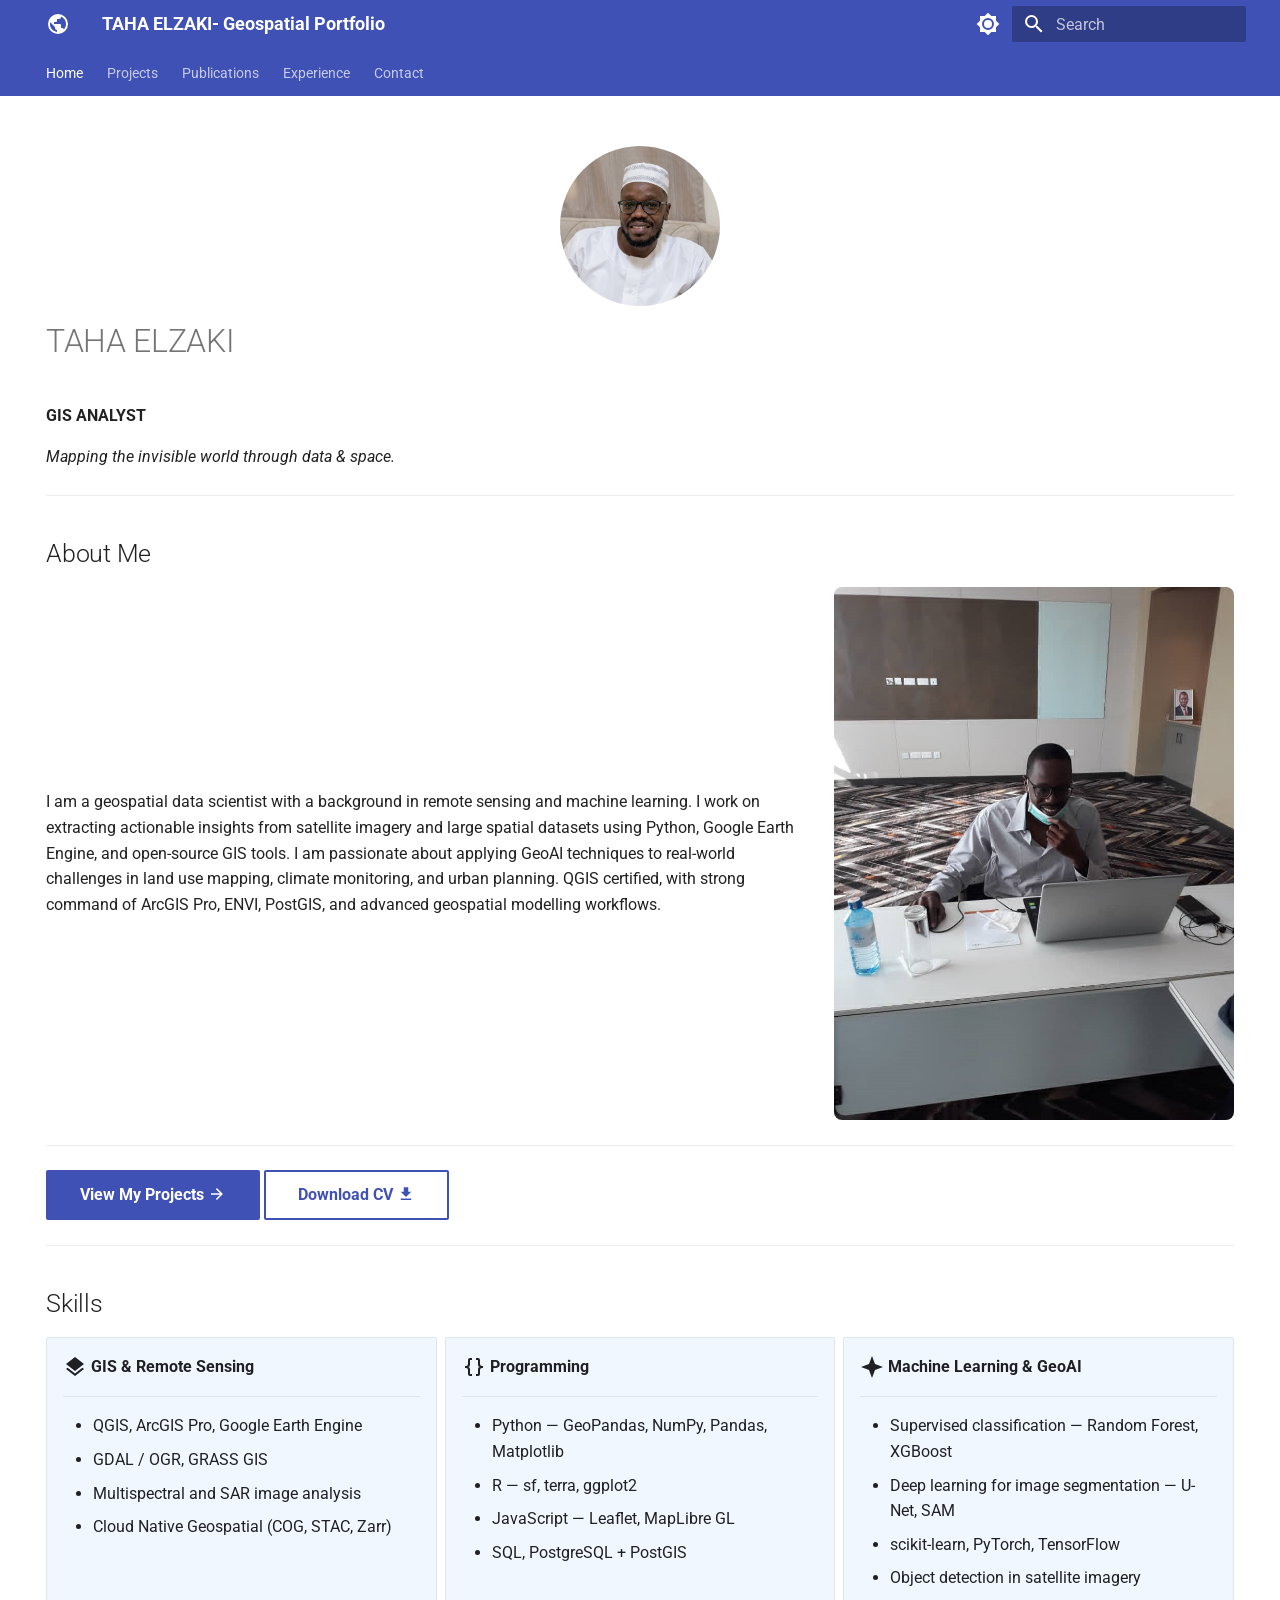
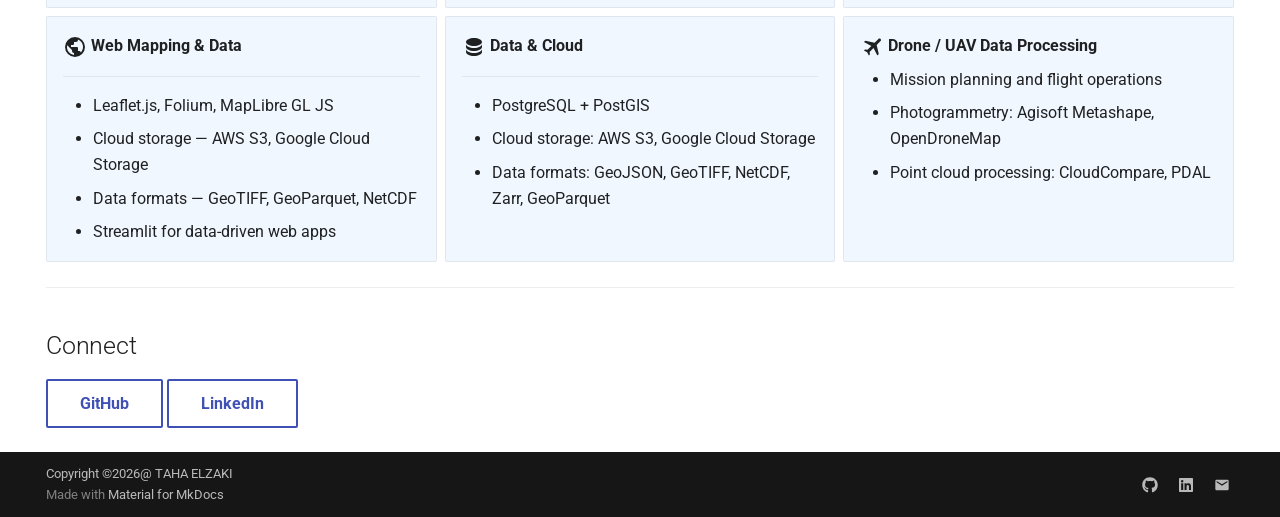
<file: index.html>
<!doctype html>
<html lang="en" class="no-js">
  <head>
    
      <meta charset="utf-8">
      <meta name="viewport" content="width=device-width,initial-scale=1">
      
        <meta name="description" content="Portfolio of TAHA ELZAKI — GIS, Remote Sensing, and Spatial Data Science">
      
      
        <meta name="author" content="TAHA ELZAKI">
      
      
      
      
        <link rel="next" href="projects/">
      
      
        
      
      
      <link rel="icon" href="assets/images/favicon.png">
      <meta name="generator" content="mkdocs-1.6.1, mkdocs-material-9.7.6">
    
    
      
        <title>TAHA ELZAKI- Geospatial Portfolio</title>
      
    
    
      <link rel="stylesheet" href="assets/stylesheets/main.484c7ddc.min.css">
      
        
        <link rel="stylesheet" href="assets/stylesheets/palette.ab4e12ef.min.css">
      
      


    
    
      
    
    
      
        
        
        <link rel="preconnect" href="https://fonts.gstatic.com" crossorigin>
        <link rel="stylesheet" href="https://fonts.googleapis.com/css?family=Roboto:300,300i,400,400i,700,700i%7CRoboto+Mono:400,400i,700,700i&display=fallback">
        <style>:root{--md-text-font:"Roboto";--md-code-font:"Roboto Mono"}</style>
      
    
    
      <link rel="stylesheet" href="assets/css/extra.css">
    
    <script>__md_scope=new URL(".",location),__md_hash=e=>[...e].reduce(((e,_)=>(e<<5)-e+_.charCodeAt(0)),0),__md_get=(e,_=localStorage,t=__md_scope)=>JSON.parse(_.getItem(t.pathname+"."+e)),__md_set=(e,_,t=localStorage,a=__md_scope)=>{try{t.setItem(a.pathname+"."+e,JSON.stringify(_))}catch(e){}}</script>
    
      

    
    
  </head>
  
  
    
    
      
    
    
    
    
    <body dir="ltr" data-md-color-scheme="default" data-md-color-primary="indigo" data-md-color-accent="blue">
  
    
    <input class="md-toggle" data-md-toggle="drawer" type="checkbox" id="__drawer" autocomplete="off">
    <input class="md-toggle" data-md-toggle="search" type="checkbox" id="__search" autocomplete="off">
    <label class="md-overlay" for="__drawer"></label>
    <div data-md-component="skip">
      
        
        <a href="#about-me" class="md-skip">
          Skip to content
        </a>
      
    </div>
    <div data-md-component="announce">
      
    </div>
    
    
      

<header class="md-header" data-md-component="header">
  <nav class="md-header__inner md-grid" aria-label="Header">
    <a href="." title="TAHA ELZAKI- Geospatial Portfolio" class="md-header__button md-logo" aria-label="TAHA ELZAKI- Geospatial Portfolio" data-md-component="logo">
      
  
  <svg xmlns="http://www.w3.org/2000/svg" viewBox="0 0 24 24"><path d="M17.9 17.39c-.26-.8-1.01-1.39-1.9-1.39h-1v-3a1 1 0 0 0-1-1H8v-2h2a1 1 0 0 0 1-1V7h2a2 2 0 0 0 2-2v-.41a7.984 7.984 0 0 1 2.9 12.8M11 19.93c-3.95-.49-7-3.85-7-7.93 0-.62.08-1.22.21-1.79L9 15v1a2 2 0 0 0 2 2m1-16A10 10 0 0 0 2 12a10 10 0 0 0 10 10 10 10 0 0 0 10-10A10 10 0 0 0 12 2"/></svg>

    </a>
    <label class="md-header__button md-icon" for="__drawer">
      
      <svg xmlns="http://www.w3.org/2000/svg" viewBox="0 0 24 24"><path d="M3 6h18v2H3zm0 5h18v2H3zm0 5h18v2H3z"/></svg>
    </label>
    <div class="md-header__title" data-md-component="header-title">
      <div class="md-header__ellipsis">
        <div class="md-header__topic">
          <span class="md-ellipsis">
            TAHA ELZAKI- Geospatial Portfolio
          </span>
        </div>
        <div class="md-header__topic" data-md-component="header-topic">
          <span class="md-ellipsis">
            
              Home
            
          </span>
        </div>
      </div>
    </div>
    
      
        <form class="md-header__option" data-md-component="palette">
  
    
    
    
    <input class="md-option" data-md-color-media="" data-md-color-scheme="default" data-md-color-primary="indigo" data-md-color-accent="blue"  aria-label="Switch to dark mode"  type="radio" name="__palette" id="__palette_0">
    
      <label class="md-header__button md-icon" title="Switch to dark mode" for="__palette_1" hidden>
        <svg xmlns="http://www.w3.org/2000/svg" viewBox="0 0 24 24"><path d="M12 8a4 4 0 0 0-4 4 4 4 0 0 0 4 4 4 4 0 0 0 4-4 4 4 0 0 0-4-4m0 10a6 6 0 0 1-6-6 6 6 0 0 1 6-6 6 6 0 0 1 6 6 6 6 0 0 1-6 6m8-9.31V4h-4.69L12 .69 8.69 4H4v4.69L.69 12 4 15.31V20h4.69L12 23.31 15.31 20H20v-4.69L23.31 12z"/></svg>
      </label>
    
  
    
    
    
    <input class="md-option" data-md-color-media="" data-md-color-scheme="slate" data-md-color-primary="indigo" data-md-color-accent="blue"  aria-label="Switch to light mode"  type="radio" name="__palette" id="__palette_1">
    
      <label class="md-header__button md-icon" title="Switch to light mode" for="__palette_0" hidden>
        <svg xmlns="http://www.w3.org/2000/svg" viewBox="0 0 24 24"><path d="M12 18c-.89 0-1.74-.2-2.5-.55C11.56 16.5 13 14.42 13 12s-1.44-4.5-3.5-5.45C10.26 6.2 11.11 6 12 6a6 6 0 0 1 6 6 6 6 0 0 1-6 6m8-9.31V4h-4.69L12 .69 8.69 4H4v4.69L.69 12 4 15.31V20h4.69L12 23.31 15.31 20H20v-4.69L23.31 12z"/></svg>
      </label>
    
  
</form>
      
    
    
      <script>var palette=__md_get("__palette");if(palette&&palette.color){if("(prefers-color-scheme)"===palette.color.media){var media=matchMedia("(prefers-color-scheme: light)"),input=document.querySelector(media.matches?"[data-md-color-media='(prefers-color-scheme: light)']":"[data-md-color-media='(prefers-color-scheme: dark)']");palette.color.media=input.getAttribute("data-md-color-media"),palette.color.scheme=input.getAttribute("data-md-color-scheme"),palette.color.primary=input.getAttribute("data-md-color-primary"),palette.color.accent=input.getAttribute("data-md-color-accent")}for(var[key,value]of Object.entries(palette.color))document.body.setAttribute("data-md-color-"+key,value)}</script>
    
    
    
      
      
        <label class="md-header__button md-icon" for="__search">
          
          <svg xmlns="http://www.w3.org/2000/svg" viewBox="0 0 24 24"><path d="M9.5 3A6.5 6.5 0 0 1 16 9.5c0 1.61-.59 3.09-1.56 4.23l.27.27h.79l5 5-1.5 1.5-5-5v-.79l-.27-.27A6.52 6.52 0 0 1 9.5 16 6.5 6.5 0 0 1 3 9.5 6.5 6.5 0 0 1 9.5 3m0 2C7 5 5 7 5 9.5S7 14 9.5 14 14 12 14 9.5 12 5 9.5 5"/></svg>
        </label>
        <div class="md-search" data-md-component="search" role="dialog">
  <label class="md-search__overlay" for="__search"></label>
  <div class="md-search__inner" role="search">
    <form class="md-search__form" name="search">
      <input type="text" class="md-search__input" name="query" aria-label="Search" placeholder="Search" autocapitalize="off" autocorrect="off" autocomplete="off" spellcheck="false" data-md-component="search-query" required>
      <label class="md-search__icon md-icon" for="__search">
        
        <svg xmlns="http://www.w3.org/2000/svg" viewBox="0 0 24 24"><path d="M9.5 3A6.5 6.5 0 0 1 16 9.5c0 1.61-.59 3.09-1.56 4.23l.27.27h.79l5 5-1.5 1.5-5-5v-.79l-.27-.27A6.52 6.52 0 0 1 9.5 16 6.5 6.5 0 0 1 3 9.5 6.5 6.5 0 0 1 9.5 3m0 2C7 5 5 7 5 9.5S7 14 9.5 14 14 12 14 9.5 12 5 9.5 5"/></svg>
        
        <svg xmlns="http://www.w3.org/2000/svg" viewBox="0 0 24 24"><path d="M20 11v2H8l5.5 5.5-1.42 1.42L4.16 12l7.92-7.92L13.5 5.5 8 11z"/></svg>
      </label>
      <nav class="md-search__options" aria-label="Search">
        
        <button type="reset" class="md-search__icon md-icon" title="Clear" aria-label="Clear" tabindex="-1">
          
          <svg xmlns="http://www.w3.org/2000/svg" viewBox="0 0 24 24"><path d="M19 6.41 17.59 5 12 10.59 6.41 5 5 6.41 10.59 12 5 17.59 6.41 19 12 13.41 17.59 19 19 17.59 13.41 12z"/></svg>
        </button>
      </nav>
      
    </form>
    <div class="md-search__output">
      <div class="md-search__scrollwrap" tabindex="0" data-md-scrollfix>
        <div class="md-search-result" data-md-component="search-result">
          <div class="md-search-result__meta">
            Initializing search
          </div>
          <ol class="md-search-result__list" role="presentation"></ol>
        </div>
      </div>
    </div>
  </div>
</div>
      
    
    
  </nav>
  
</header>
    
    <div class="md-container" data-md-component="container">
      
      
        
          
            
<nav class="md-tabs" aria-label="Tabs" data-md-component="tabs">
  <div class="md-grid">
    <ul class="md-tabs__list">
      
        
  
  
  
    
  
  
    <li class="md-tabs__item md-tabs__item--active">
      <a href="." class="md-tabs__link">
        
  
  
    
  
  Home

      </a>
    </li>
  

      
        
  
  
  
  
    
    
      <li class="md-tabs__item">
        <a href="projects/" class="md-tabs__link">
          
  
  
  Projects

        </a>
      </li>
    
  

      
        
  
  
  
  
    <li class="md-tabs__item">
      <a href="publications/" class="md-tabs__link">
        
  
  
    
  
  Publications

      </a>
    </li>
  

      
        
  
  
  
  
    <li class="md-tabs__item">
      <a href="experience/" class="md-tabs__link">
        
  
  
    
  
  Experience

      </a>
    </li>
  

      
        
  
  
  
  
    <li class="md-tabs__item">
      <a href="contact/" class="md-tabs__link">
        
  
  
    
  
  Contact

      </a>
    </li>
  

      
    </ul>
  </div>
</nav>
          
        
      
      <main class="md-main" data-md-component="main">
        <div class="md-main__inner md-grid">
          
            
              
                
              
              <div class="md-sidebar md-sidebar--primary" data-md-component="sidebar" data-md-type="navigation" hidden>
                <div class="md-sidebar__scrollwrap">
                  <div class="md-sidebar__inner">
                    


  


<nav class="md-nav md-nav--primary md-nav--lifted" aria-label="Navigation" data-md-level="0">
  <label class="md-nav__title" for="__drawer">
    <a href="." title="TAHA ELZAKI- Geospatial Portfolio" class="md-nav__button md-logo" aria-label="TAHA ELZAKI- Geospatial Portfolio" data-md-component="logo">
      
  
  <svg xmlns="http://www.w3.org/2000/svg" viewBox="0 0 24 24"><path d="M17.9 17.39c-.26-.8-1.01-1.39-1.9-1.39h-1v-3a1 1 0 0 0-1-1H8v-2h2a1 1 0 0 0 1-1V7h2a2 2 0 0 0 2-2v-.41a7.984 7.984 0 0 1 2.9 12.8M11 19.93c-3.95-.49-7-3.85-7-7.93 0-.62.08-1.22.21-1.79L9 15v1a2 2 0 0 0 2 2m1-16A10 10 0 0 0 2 12a10 10 0 0 0 10 10 10 10 0 0 0 10-10A10 10 0 0 0 12 2"/></svg>

    </a>
    TAHA ELZAKI- Geospatial Portfolio
  </label>
  
  <ul class="md-nav__list" data-md-scrollfix>
    
      
      
  
  
    
  
  
  
    <li class="md-nav__item md-nav__item--active">
      
      <input class="md-nav__toggle md-toggle" type="checkbox" id="__toc">
      
      
      
        <label class="md-nav__link md-nav__link--active" for="__toc">
          
  
  
  <span class="md-ellipsis">
    
  
    Home
  

    
  </span>
  
  

          <span class="md-nav__icon md-icon"></span>
        </label>
      
      <a href="." class="md-nav__link md-nav__link--active">
        
  
  
  <span class="md-ellipsis">
    
  
    Home
  

    
  </span>
  
  

      </a>
      
        

<nav class="md-nav md-nav--secondary" aria-label="Table of contents">
  
  
  
  
    <label class="md-nav__title" for="__toc">
      <span class="md-nav__icon md-icon"></span>
      Table of contents
    </label>
    <ul class="md-nav__list" data-md-component="toc" data-md-scrollfix>
      
        <li class="md-nav__item">
  <a href="#about-me" class="md-nav__link">
    <span class="md-ellipsis">
      
        About Me
      
    </span>
  </a>
  
</li>
      
        <li class="md-nav__item">
  <a href="#skills" class="md-nav__link">
    <span class="md-ellipsis">
      
        Skills
      
    </span>
  </a>
  
</li>
      
        <li class="md-nav__item">
  <a href="#connect" class="md-nav__link">
    <span class="md-ellipsis">
      
        Connect
      
    </span>
  </a>
  
</li>
      
    </ul>
  
</nav>
      
    </li>
  

    
      
      
  
  
  
  
    
    
    
    
      
      
    
    
    <li class="md-nav__item md-nav__item--nested">
      
        
        
        <input class="md-nav__toggle md-toggle " type="checkbox" id="__nav_2" >
        
          
          <label class="md-nav__link" for="__nav_2" id="__nav_2_label" tabindex="0">
            
  
  
  <span class="md-ellipsis">
    
  
    Projects
  

    
  </span>
  
  

            <span class="md-nav__icon md-icon"></span>
          </label>
        
        <nav class="md-nav" data-md-level="1" aria-labelledby="__nav_2_label" aria-expanded="false">
          <label class="md-nav__title" for="__nav_2">
            <span class="md-nav__icon md-icon"></span>
            
  
    Projects
  

          </label>
          <ul class="md-nav__list" data-md-scrollfix>
            
              
                
  
  
  
  
    <li class="md-nav__item">
      <a href="projects/" class="md-nav__link">
        
  
  
  <span class="md-ellipsis">
    
  
    All Projects
  

    
  </span>
  
  

      </a>
    </li>
  

              
            
              
                
  
  
  
  
    <li class="md-nav__item">
      <a href="projects/ideamapsudan.md" class="md-nav__link">
        
  
  
  <span class="md-ellipsis">
    
  
    IdeamapSudan
  

    
  </span>
  
  

      </a>
    </li>
  

              
            
              
                
  
  
  
  
    <li class="md-nav__item">
      <a href="projects/sample-notebook/" class="md-nav__link">
        
  
  
  <span class="md-ellipsis">
    
  
    Sample Notebook
  

    
  </span>
  
  

      </a>
    </li>
  

              
            
          </ul>
        </nav>
      
    </li>
  

    
      
      
  
  
  
  
    <li class="md-nav__item">
      <a href="publications/" class="md-nav__link">
        
  
  
  <span class="md-ellipsis">
    
  
    Publications
  

    
  </span>
  
  

      </a>
    </li>
  

    
      
      
  
  
  
  
    <li class="md-nav__item">
      <a href="experience/" class="md-nav__link">
        
  
  
  <span class="md-ellipsis">
    
  
    Experience
  

    
  </span>
  
  

      </a>
    </li>
  

    
      
      
  
  
  
  
    <li class="md-nav__item">
      <a href="contact/" class="md-nav__link">
        
  
  
  <span class="md-ellipsis">
    
  
    Contact
  

    
  </span>
  
  

      </a>
    </li>
  

    
  </ul>
</nav>
                  </div>
                </div>
              </div>
            
            
              
                
              
              <div class="md-sidebar md-sidebar--secondary" data-md-component="sidebar" data-md-type="toc" hidden>
                <div class="md-sidebar__scrollwrap">
                  <div class="md-sidebar__inner">
                    

<nav class="md-nav md-nav--secondary" aria-label="Table of contents">
  
  
  
  
    <label class="md-nav__title" for="__toc">
      <span class="md-nav__icon md-icon"></span>
      Table of contents
    </label>
    <ul class="md-nav__list" data-md-component="toc" data-md-scrollfix>
      
        <li class="md-nav__item">
  <a href="#about-me" class="md-nav__link">
    <span class="md-ellipsis">
      
        About Me
      
    </span>
  </a>
  
</li>
      
        <li class="md-nav__item">
  <a href="#skills" class="md-nav__link">
    <span class="md-ellipsis">
      
        Skills
      
    </span>
  </a>
  
</li>
      
        <li class="md-nav__item">
  <a href="#connect" class="md-nav__link">
    <span class="md-ellipsis">
      
        Connect
      
    </span>
  </a>
  
</li>
      
    </ul>
  
</nav>
                  </div>
                </div>
              </div>
            
          
          
            <div class="md-content" data-md-component="content">
              
              <article class="md-content__inner md-typeset">
                
                  
  




<!--
CHECKLIST FOR THIS PAGE:
- [ ] Replace [YOUR NAME] with your full name (3 places)
- [ ] Replace [YOUR JOB TITLE] with your current or target role
- [ ] Replace [YOUR TAGLINE] with a short phrase describing your focus
- [ ] Rewrite the About Me paragraph with your own words
- [ ] Replace assets/images/profile.png with your actual photo (keep the filename or update it below)
- [ ] Replace assets/images/about.png with your own image (a field photo, map, or workspace shot)
- [ ] Edit the skill cards to match your actual skills (add, remove, or rename cards as needed)
- [ ] Update GitHub and LinkedIn links in the Connect section
- [ ] Add your CV PDF to docs/assets/ and update the filename in the Download CV button
-->

<div class="hero">
  <img src="assets/images/profile.png" alt="TAHA ELZAKI" class="profile-photo">
  <h1>TAHA ELZAKI</h1>
  <p><strong>GIS ANALYST </strong></p>
  <p><em>Mapping the
invisible world
through data & space.
  </em></p>
</div>

<hr />
<h2 id="about-me">About Me</h2>
<div class="about-section">
<div class="about-text">
<p>I am a geospatial data scientist with a background in remote sensing and machine learning.
I work on extracting actionable insights from satellite imagery and large spatial datasets
using Python, Google Earth Engine, and open-source GIS tools. I am passionate about applying
GeoAI techniques to real-world challenges in land use mapping, climate monitoring, and urban
planning. QGIS certified, with strong command of ArcGIS Pro, ENVI, PostGIS, and advanced geospatial modelling workflows.</p>
</div>
<div class="about-image">
  <img src="assets/images/about.png" alt="About">
</div>
</div>
<hr />
<p><a class="md-button md-button--primary" href="projects/">View My Projects <span class="twemoji"><svg xmlns="http://www.w3.org/2000/svg" viewBox="0 0 24 24"><path d="M4 11v2h12l-5.5 5.5 1.42 1.42L19.84 12l-7.92-7.92L10.5 5.5 16 11z"/></svg></span></a>
<a class="md-button" href="assets/TAHA-CV.pdf">Download CV <span class="twemoji"><svg xmlns="http://www.w3.org/2000/svg" viewBox="0 0 24 24"><path d="M5 20h14v-2H5m14-9h-4V3H9v6H5l7 7z"/></svg></span></a></p>
<hr />
<h2 id="skills">Skills</h2>
<div class="grid cards">
<ul>
<li>
<p><span class="twemoji lg middle"><svg xmlns="http://www.w3.org/2000/svg" viewBox="0 0 24 24"><path d="m12 16 7.36-5.73L21 9l-9-7-9 7 1.63 1.27M12 18.54l-7.38-5.73L3 14.07l9 7 9-7-1.63-1.27z"/></svg></span> <strong>GIS &amp; Remote Sensing</strong></p>
<hr />
<ul>
<li>QGIS, ArcGIS Pro, Google Earth Engine</li>
<li>GDAL / OGR, GRASS GIS</li>
<li>Multispectral and SAR image analysis</li>
<li>Cloud Native Geospatial (COG, STAC, Zarr)</li>
</ul>
</li>
<li>
<p><span class="twemoji lg middle"><svg xmlns="http://www.w3.org/2000/svg" viewBox="0 0 24 24"><path d="M8 3a2 2 0 0 0-2 2v4a2 2 0 0 1-2 2H3v2h1a2 2 0 0 1 2 2v4a2 2 0 0 0 2 2h2v-2H8v-5a2 2 0 0 0-2-2 2 2 0 0 0 2-2V5h2V3m6 0a2 2 0 0 1 2 2v4a2 2 0 0 0 2 2h1v2h-1a2 2 0 0 0-2 2v4a2 2 0 0 1-2 2h-2v-2h2v-5a2 2 0 0 1 2-2 2 2 0 0 1-2-2V5h-2V3z"/></svg></span> <strong>Programming</strong></p>
<hr />
<ul>
<li>Python — GeoPandas, NumPy, Pandas, Matplotlib</li>
<li>R — sf, terra, ggplot2</li>
<li>JavaScript — Leaflet, MapLibre GL</li>
<li>SQL, PostgreSQL + PostGIS</li>
</ul>
</li>
<li>
<p><span class="twemoji lg middle"><svg xmlns="http://www.w3.org/2000/svg" viewBox="0 0 24 24"><path d="M12 1 9 9l-8 3 8 3 3 8 3-8 8-3-8-3z"/></svg></span> <strong>Machine Learning &amp; GeoAI</strong></p>
<hr />
<ul>
<li>Supervised classification — Random Forest, XGBoost</li>
<li>Deep learning for image segmentation — U-Net, SAM</li>
<li>scikit-learn, PyTorch, TensorFlow</li>
<li>Object detection in satellite imagery</li>
</ul>
</li>
<li>
<p><span class="twemoji lg middle"><svg xmlns="http://www.w3.org/2000/svg" viewBox="0 0 24 24"><path d="M17.9 17.39c-.26-.8-1.01-1.39-1.9-1.39h-1v-3a1 1 0 0 0-1-1H8v-2h2a1 1 0 0 0 1-1V7h2a2 2 0 0 0 2-2v-.41a7.984 7.984 0 0 1 2.9 12.8M11 19.93c-3.95-.49-7-3.85-7-7.93 0-.62.08-1.22.21-1.79L9 15v1a2 2 0 0 0 2 2m1-16A10 10 0 0 0 2 12a10 10 0 0 0 10 10 10 10 0 0 0 10-10A10 10 0 0 0 12 2"/></svg></span> <strong>Web Mapping &amp; Data</strong></p>
<hr />
<ul>
<li>Leaflet.js, Folium, MapLibre GL JS</li>
<li>Cloud storage — AWS S3, Google Cloud Storage</li>
<li>Data formats — GeoTIFF, GeoParquet, NetCDF</li>
<li>Streamlit for data-driven web apps</li>
</ul>
</li>
<li>
<p><span class="twemoji lg middle"><svg xmlns="http://www.w3.org/2000/svg" viewBox="0 0 24 24"><path d="M12 3C7.58 3 4 4.79 4 7s3.58 4 8 4 8-1.79 8-4-3.58-4-8-4M4 9v3c0 2.21 3.58 4 8 4s8-1.79 8-4V9c0 2.21-3.58 4-8 4s-8-1.79-8-4m0 5v3c0 2.21 3.58 4 8 4s8-1.79 8-4v-3c0 2.21-3.58 4-8 4s-8-1.79-8-4"/></svg></span> <strong>Data &amp; Cloud</strong></p>
<hr />
<ul>
<li>PostgreSQL + PostGIS</li>
<li>Cloud storage: AWS S3, Google Cloud Storage</li>
<li>Data formats: GeoJSON, GeoTIFF, NetCDF, Zarr, GeoParquet</li>
</ul>
</li>
<li>
<p><span class="twemoji lg middle"><svg xmlns="http://www.w3.org/2000/svg" viewBox="0 0 24 24"><path d="M20.56 3.91c.59.59.59 1.54 0 2.12l-3.89 3.89 2.12 9.19-1.41 1.42-3.88-7.43L9.6 17l.36 2.47-1.07 1.06-1.76-3.18-3.19-1.77L5 14.5l2.5.37L11.37 11 3.94 7.09l1.42-1.41 9.19 2.12 3.89-3.89c.56-.58 1.56-.58 2.12 0"/></svg></span> <strong>Drone / UAV Data Processing</strong></p>
<ul>
<li>Mission planning and flight operations</li>
<li>Photogrammetry: Agisoft Metashape, OpenDroneMap</li>
<li>Point cloud processing: CloudCompare, PDAL</li>
</ul>
</li>
</ul>
</div>
<hr />
<h2 id="connect">Connect</h2>
<p><a class="md-button" href="https://github.com/TAHA4477/tahaelzaki-10.github.io.git">GitHub</a>
<a class="md-button" href="https://linkedin.com/in/Taha-elzaki">LinkedIn</a></p>







  
  




  



                
              </article>
            </div>
          
          
<script>var target=document.getElementById(location.hash.slice(1));target&&target.name&&(target.checked=target.name.startsWith("__tabbed_"))</script>
        </div>
        
          <button type="button" class="md-top md-icon" data-md-component="top" hidden>
  
  <svg xmlns="http://www.w3.org/2000/svg" viewBox="0 0 24 24"><path d="M13 20h-2V8l-5.5 5.5-1.42-1.42L12 4.16l7.92 7.92-1.42 1.42L13 8z"/></svg>
  Back to top
</button>
        
      </main>
      
        <footer class="md-footer">
  
  <div class="md-footer-meta md-typeset">
    <div class="md-footer-meta__inner md-grid">
      <div class="md-copyright">
  
    <div class="md-copyright__highlight">
      Copyright &copy;2026@ TAHA ELZAKI
    </div>
  
  
    Made with
    <a href="https://squidfunk.github.io/mkdocs-material/" target="_blank" rel="noopener">
      Material for MkDocs
    </a>
  
</div>
      
        
<div class="md-social">
  
    
    
    
    
      
      
    
    <a href="https://github.com/[YOUR-GITHUB-USERNAME]" target="_blank" rel="noopener" title="github.com" class="md-social__link">
      <svg xmlns="http://www.w3.org/2000/svg" viewBox="0 0 512 512"><!--! Font Awesome Free 7.1.0 by @fontawesome - https://fontawesome.com License - https://fontawesome.com/license/free (Icons: CC BY 4.0, Fonts: SIL OFL 1.1, Code: MIT License) Copyright 2025 Fonticons, Inc.--><path d="M173.9 397.4c0 2-2.3 3.6-5.2 3.6-3.3.3-5.6-1.3-5.6-3.6 0-2 2.3-3.6 5.2-3.6 3-.3 5.6 1.3 5.6 3.6m-31.1-4.5c-.7 2 1.3 4.3 4.3 4.9 2.6 1 5.6 0 6.2-2s-1.3-4.3-4.3-5.2c-2.6-.7-5.5.3-6.2 2.3m44.2-1.7c-2.9.7-4.9 2.6-4.6 4.9.3 2 2.9 3.3 5.9 2.6 2.9-.7 4.9-2.6 4.6-4.6-.3-1.9-3-3.2-5.9-2.9M252.8 8C114.1 8 8 113.3 8 252c0 110.9 69.8 205.8 169.5 239.2 12.8 2.3 17.3-5.6 17.3-12.1 0-6.2-.3-40.4-.3-61.4 0 0-70 15-84.7-29.8 0 0-11.4-29.1-27.8-36.6 0 0-22.9-15.7 1.6-15.4 0 0 24.9 2 38.6 25.8 21.9 38.6 58.6 27.5 72.9 20.9 2.3-16 8.8-27.1 16-33.7-55.9-6.2-112.3-14.3-112.3-110.5 0-27.5 7.6-41.3 23.6-58.9-2.6-6.5-11.1-33.3 2.6-67.9 20.9-6.5 69 27 69 27 20-5.6 41.5-8.5 62.8-8.5s42.8 2.9 62.8 8.5c0 0 48.1-33.6 69-27 13.7 34.7 5.2 61.4 2.6 67.9 16 17.7 25.8 31.5 25.8 58.9 0 96.5-58.9 104.2-114.8 110.5 9.2 7.9 17 22.9 17 46.4 0 33.7-.3 75.4-.3 83.6 0 6.5 4.6 14.4 17.3 12.1C436.2 457.8 504 362.9 504 252 504 113.3 391.5 8 252.8 8M105.2 352.9c-1.3 1-1 3.3.7 5.2 1.6 1.6 3.9 2.3 5.2 1 1.3-1 1-3.3-.7-5.2-1.6-1.6-3.9-2.3-5.2-1m-10.8-8.1c-.7 1.3.3 2.9 2.3 3.9 1.6 1 3.6.7 4.3-.7.7-1.3-.3-2.9-2.3-3.9-2-.6-3.6-.3-4.3.7m32.4 35.6c-1.6 1.3-1 4.3 1.3 6.2 2.3 2.3 5.2 2.6 6.5 1 1.3-1.3.7-4.3-1.3-6.2-2.2-2.3-5.2-2.6-6.5-1m-11.4-14.7c-1.6 1-1.6 3.6 0 5.9s4.3 3.3 5.6 2.3c1.6-1.3 1.6-3.9 0-6.2-1.4-2.3-4-3.3-5.6-2"/></svg>
    </a>
  
    
    
    
    
      
      
    
    <a href="https://linkedin.com/in/[YOUR-LINKEDIN-USERNAME]" target="_blank" rel="noopener" title="linkedin.com" class="md-social__link">
      <svg xmlns="http://www.w3.org/2000/svg" viewBox="0 0 448 512"><!--! Font Awesome Free 7.1.0 by @fontawesome - https://fontawesome.com License - https://fontawesome.com/license/free (Icons: CC BY 4.0, Fonts: SIL OFL 1.1, Code: MIT License) Copyright 2025 Fonticons, Inc.--><path d="M416 32H31.9C14.3 32 0 46.5 0 64.3v383.4C0 465.5 14.3 480 31.9 480H416c17.6 0 32-14.5 32-32.3V64.3c0-17.8-14.4-32.3-32-32.3M135.4 416H69V202.2h66.5V416zM102.2 96a38.5 38.5 0 1 1 0 77 38.5 38.5 0 1 1 0-77m282.1 320h-66.4V312c0-24.8-.5-56.7-34.5-56.7-34.6 0-39.9 27-39.9 54.9V416h-66.4V202.2h63.7v29.2h.9c8.9-16.8 30.6-34.5 62.9-34.5 67.2 0 79.7 44.3 79.7 101.9z"/></svg>
    </a>
  
    
    
    
    
    <a href="mailto:[YOUR-EMAIL-ADDRESS]" target="_blank" rel="noopener" title="" class="md-social__link">
      <svg xmlns="http://www.w3.org/2000/svg" viewBox="0 0 24 24"><path d="m20 8-8 5-8-5V6l8 5 8-5m0-2H4c-1.11 0-2 .89-2 2v12a2 2 0 0 0 2 2h16a2 2 0 0 0 2-2V6a2 2 0 0 0-2-2"/></svg>
    </a>
  
</div>
      
    </div>
  </div>
</footer>
      
    </div>
    <div class="md-dialog" data-md-component="dialog">
      <div class="md-dialog__inner md-typeset"></div>
    </div>
    
    
    
      
      
      <script id="__config" type="application/json">{"annotate": null, "base": ".", "features": ["navigation.tabs", "navigation.top", "content.code.copy"], "search": "assets/javascripts/workers/search.2c215733.min.js", "tags": null, "translations": {"clipboard.copied": "Copied to clipboard", "clipboard.copy": "Copy to clipboard", "search.result.more.one": "1 more on this page", "search.result.more.other": "# more on this page", "search.result.none": "No matching documents", "search.result.one": "1 matching document", "search.result.other": "# matching documents", "search.result.placeholder": "Type to start searching", "search.result.term.missing": "Missing", "select.version": "Select version"}, "version": null}</script>
    
    
      <script src="assets/javascripts/bundle.79ae519e.min.js"></script>
      
    
  </body>
</html>
</file>
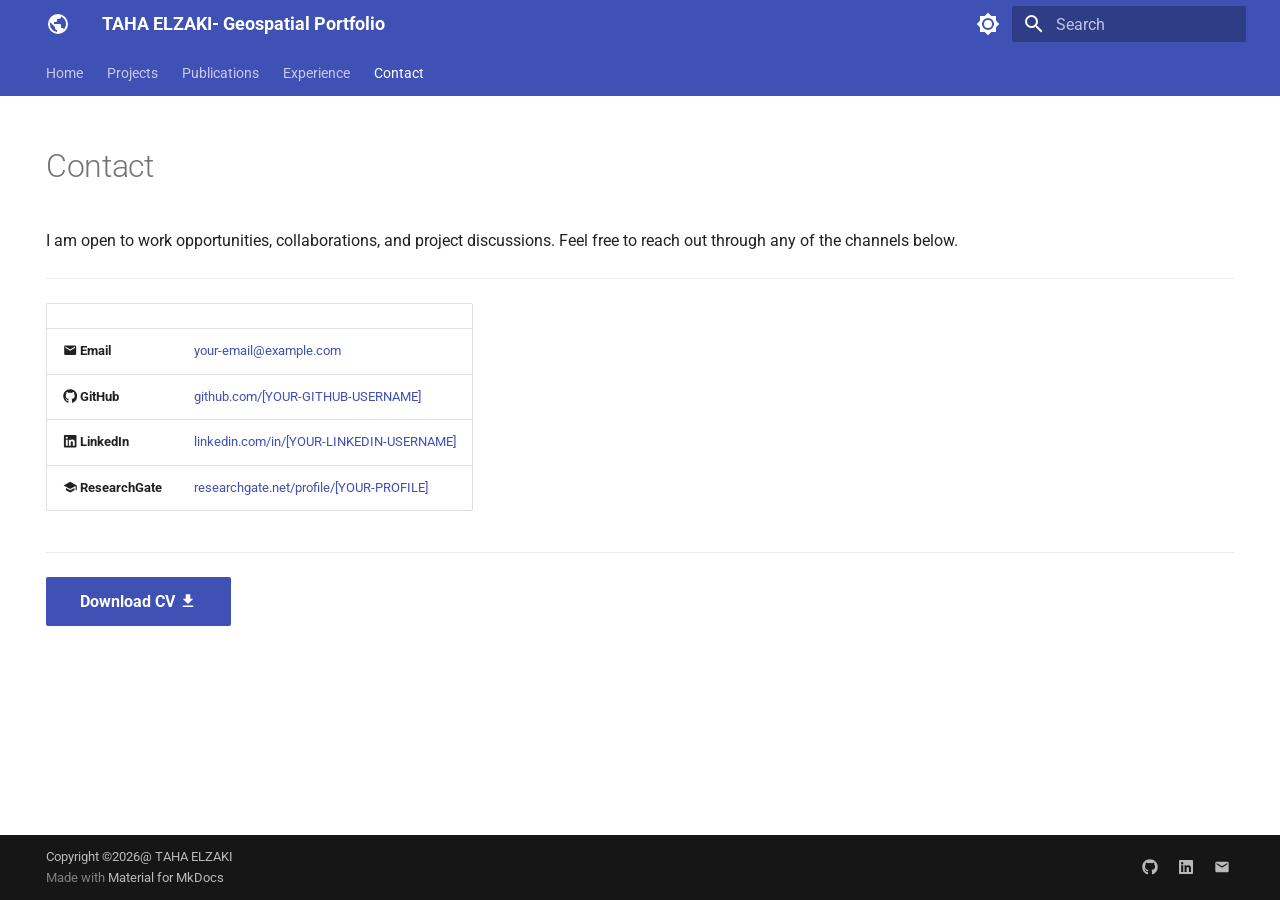
<file: contact/index.html>
<!doctype html>
<html lang="en" class="no-js">
  <head>
    
      <meta charset="utf-8">
      <meta name="viewport" content="width=device-width,initial-scale=1">
      
        <meta name="description" content="Portfolio of TAHA ELZAKI — GIS, Remote Sensing, and Spatial Data Science">
      
      
        <meta name="author" content="TAHA ELZAKI">
      
      
      
        <link rel="prev" href="../experience/">
      
      
      
        
      
      
      <link rel="icon" href="../assets/images/favicon.png">
      <meta name="generator" content="mkdocs-1.6.1, mkdocs-material-9.7.6">
    
    
      
        <title>Contact - TAHA ELZAKI- Geospatial Portfolio</title>
      
    
    
      <link rel="stylesheet" href="../assets/stylesheets/main.484c7ddc.min.css">
      
        
        <link rel="stylesheet" href="../assets/stylesheets/palette.ab4e12ef.min.css">
      
      


    
    
      
    
    
      
        
        
        <link rel="preconnect" href="https://fonts.gstatic.com" crossorigin>
        <link rel="stylesheet" href="https://fonts.googleapis.com/css?family=Roboto:300,300i,400,400i,700,700i%7CRoboto+Mono:400,400i,700,700i&display=fallback">
        <style>:root{--md-text-font:"Roboto";--md-code-font:"Roboto Mono"}</style>
      
    
    
      <link rel="stylesheet" href="../assets/css/extra.css">
    
    <script>__md_scope=new URL("..",location),__md_hash=e=>[...e].reduce(((e,_)=>(e<<5)-e+_.charCodeAt(0)),0),__md_get=(e,_=localStorage,t=__md_scope)=>JSON.parse(_.getItem(t.pathname+"."+e)),__md_set=(e,_,t=localStorage,a=__md_scope)=>{try{t.setItem(a.pathname+"."+e,JSON.stringify(_))}catch(e){}}</script>
    
      

    
    
  </head>
  
  
    
    
      
    
    
    
    
    <body dir="ltr" data-md-color-scheme="default" data-md-color-primary="indigo" data-md-color-accent="blue">
  
    
    <input class="md-toggle" data-md-toggle="drawer" type="checkbox" id="__drawer" autocomplete="off">
    <input class="md-toggle" data-md-toggle="search" type="checkbox" id="__search" autocomplete="off">
    <label class="md-overlay" for="__drawer"></label>
    <div data-md-component="skip">
      
        
        <a href="#contact" class="md-skip">
          Skip to content
        </a>
      
    </div>
    <div data-md-component="announce">
      
    </div>
    
    
      

<header class="md-header" data-md-component="header">
  <nav class="md-header__inner md-grid" aria-label="Header">
    <a href=".." title="TAHA ELZAKI- Geospatial Portfolio" class="md-header__button md-logo" aria-label="TAHA ELZAKI- Geospatial Portfolio" data-md-component="logo">
      
  
  <svg xmlns="http://www.w3.org/2000/svg" viewBox="0 0 24 24"><path d="M17.9 17.39c-.26-.8-1.01-1.39-1.9-1.39h-1v-3a1 1 0 0 0-1-1H8v-2h2a1 1 0 0 0 1-1V7h2a2 2 0 0 0 2-2v-.41a7.984 7.984 0 0 1 2.9 12.8M11 19.93c-3.95-.49-7-3.85-7-7.93 0-.62.08-1.22.21-1.79L9 15v1a2 2 0 0 0 2 2m1-16A10 10 0 0 0 2 12a10 10 0 0 0 10 10 10 10 0 0 0 10-10A10 10 0 0 0 12 2"/></svg>

    </a>
    <label class="md-header__button md-icon" for="__drawer">
      
      <svg xmlns="http://www.w3.org/2000/svg" viewBox="0 0 24 24"><path d="M3 6h18v2H3zm0 5h18v2H3zm0 5h18v2H3z"/></svg>
    </label>
    <div class="md-header__title" data-md-component="header-title">
      <div class="md-header__ellipsis">
        <div class="md-header__topic">
          <span class="md-ellipsis">
            TAHA ELZAKI- Geospatial Portfolio
          </span>
        </div>
        <div class="md-header__topic" data-md-component="header-topic">
          <span class="md-ellipsis">
            
              Contact
            
          </span>
        </div>
      </div>
    </div>
    
      
        <form class="md-header__option" data-md-component="palette">
  
    
    
    
    <input class="md-option" data-md-color-media="" data-md-color-scheme="default" data-md-color-primary="indigo" data-md-color-accent="blue"  aria-label="Switch to dark mode"  type="radio" name="__palette" id="__palette_0">
    
      <label class="md-header__button md-icon" title="Switch to dark mode" for="__palette_1" hidden>
        <svg xmlns="http://www.w3.org/2000/svg" viewBox="0 0 24 24"><path d="M12 8a4 4 0 0 0-4 4 4 4 0 0 0 4 4 4 4 0 0 0 4-4 4 4 0 0 0-4-4m0 10a6 6 0 0 1-6-6 6 6 0 0 1 6-6 6 6 0 0 1 6 6 6 6 0 0 1-6 6m8-9.31V4h-4.69L12 .69 8.69 4H4v4.69L.69 12 4 15.31V20h4.69L12 23.31 15.31 20H20v-4.69L23.31 12z"/></svg>
      </label>
    
  
    
    
    
    <input class="md-option" data-md-color-media="" data-md-color-scheme="slate" data-md-color-primary="indigo" data-md-color-accent="blue"  aria-label="Switch to light mode"  type="radio" name="__palette" id="__palette_1">
    
      <label class="md-header__button md-icon" title="Switch to light mode" for="__palette_0" hidden>
        <svg xmlns="http://www.w3.org/2000/svg" viewBox="0 0 24 24"><path d="M12 18c-.89 0-1.74-.2-2.5-.55C11.56 16.5 13 14.42 13 12s-1.44-4.5-3.5-5.45C10.26 6.2 11.11 6 12 6a6 6 0 0 1 6 6 6 6 0 0 1-6 6m8-9.31V4h-4.69L12 .69 8.69 4H4v4.69L.69 12 4 15.31V20h4.69L12 23.31 15.31 20H20v-4.69L23.31 12z"/></svg>
      </label>
    
  
</form>
      
    
    
      <script>var palette=__md_get("__palette");if(palette&&palette.color){if("(prefers-color-scheme)"===palette.color.media){var media=matchMedia("(prefers-color-scheme: light)"),input=document.querySelector(media.matches?"[data-md-color-media='(prefers-color-scheme: light)']":"[data-md-color-media='(prefers-color-scheme: dark)']");palette.color.media=input.getAttribute("data-md-color-media"),palette.color.scheme=input.getAttribute("data-md-color-scheme"),palette.color.primary=input.getAttribute("data-md-color-primary"),palette.color.accent=input.getAttribute("data-md-color-accent")}for(var[key,value]of Object.entries(palette.color))document.body.setAttribute("data-md-color-"+key,value)}</script>
    
    
    
      
      
        <label class="md-header__button md-icon" for="__search">
          
          <svg xmlns="http://www.w3.org/2000/svg" viewBox="0 0 24 24"><path d="M9.5 3A6.5 6.5 0 0 1 16 9.5c0 1.61-.59 3.09-1.56 4.23l.27.27h.79l5 5-1.5 1.5-5-5v-.79l-.27-.27A6.52 6.52 0 0 1 9.5 16 6.5 6.5 0 0 1 3 9.5 6.5 6.5 0 0 1 9.5 3m0 2C7 5 5 7 5 9.5S7 14 9.5 14 14 12 14 9.5 12 5 9.5 5"/></svg>
        </label>
        <div class="md-search" data-md-component="search" role="dialog">
  <label class="md-search__overlay" for="__search"></label>
  <div class="md-search__inner" role="search">
    <form class="md-search__form" name="search">
      <input type="text" class="md-search__input" name="query" aria-label="Search" placeholder="Search" autocapitalize="off" autocorrect="off" autocomplete="off" spellcheck="false" data-md-component="search-query" required>
      <label class="md-search__icon md-icon" for="__search">
        
        <svg xmlns="http://www.w3.org/2000/svg" viewBox="0 0 24 24"><path d="M9.5 3A6.5 6.5 0 0 1 16 9.5c0 1.61-.59 3.09-1.56 4.23l.27.27h.79l5 5-1.5 1.5-5-5v-.79l-.27-.27A6.52 6.52 0 0 1 9.5 16 6.5 6.5 0 0 1 3 9.5 6.5 6.5 0 0 1 9.5 3m0 2C7 5 5 7 5 9.5S7 14 9.5 14 14 12 14 9.5 12 5 9.5 5"/></svg>
        
        <svg xmlns="http://www.w3.org/2000/svg" viewBox="0 0 24 24"><path d="M20 11v2H8l5.5 5.5-1.42 1.42L4.16 12l7.92-7.92L13.5 5.5 8 11z"/></svg>
      </label>
      <nav class="md-search__options" aria-label="Search">
        
        <button type="reset" class="md-search__icon md-icon" title="Clear" aria-label="Clear" tabindex="-1">
          
          <svg xmlns="http://www.w3.org/2000/svg" viewBox="0 0 24 24"><path d="M19 6.41 17.59 5 12 10.59 6.41 5 5 6.41 10.59 12 5 17.59 6.41 19 12 13.41 17.59 19 19 17.59 13.41 12z"/></svg>
        </button>
      </nav>
      
    </form>
    <div class="md-search__output">
      <div class="md-search__scrollwrap" tabindex="0" data-md-scrollfix>
        <div class="md-search-result" data-md-component="search-result">
          <div class="md-search-result__meta">
            Initializing search
          </div>
          <ol class="md-search-result__list" role="presentation"></ol>
        </div>
      </div>
    </div>
  </div>
</div>
      
    
    
  </nav>
  
</header>
    
    <div class="md-container" data-md-component="container">
      
      
        
          
            
<nav class="md-tabs" aria-label="Tabs" data-md-component="tabs">
  <div class="md-grid">
    <ul class="md-tabs__list">
      
        
  
  
  
  
    <li class="md-tabs__item">
      <a href=".." class="md-tabs__link">
        
  
  
    
  
  Home

      </a>
    </li>
  

      
        
  
  
  
  
    
    
      <li class="md-tabs__item">
        <a href="../projects/" class="md-tabs__link">
          
  
  
  Projects

        </a>
      </li>
    
  

      
        
  
  
  
  
    <li class="md-tabs__item">
      <a href="../publications/" class="md-tabs__link">
        
  
  
    
  
  Publications

      </a>
    </li>
  

      
        
  
  
  
  
    <li class="md-tabs__item">
      <a href="../experience/" class="md-tabs__link">
        
  
  
    
  
  Experience

      </a>
    </li>
  

      
        
  
  
  
    
  
  
    <li class="md-tabs__item md-tabs__item--active">
      <a href="./" class="md-tabs__link">
        
  
  
    
  
  Contact

      </a>
    </li>
  

      
    </ul>
  </div>
</nav>
          
        
      
      <main class="md-main" data-md-component="main">
        <div class="md-main__inner md-grid">
          
            
              
                
              
              <div class="md-sidebar md-sidebar--primary" data-md-component="sidebar" data-md-type="navigation" hidden>
                <div class="md-sidebar__scrollwrap">
                  <div class="md-sidebar__inner">
                    


  


<nav class="md-nav md-nav--primary md-nav--lifted" aria-label="Navigation" data-md-level="0">
  <label class="md-nav__title" for="__drawer">
    <a href=".." title="TAHA ELZAKI- Geospatial Portfolio" class="md-nav__button md-logo" aria-label="TAHA ELZAKI- Geospatial Portfolio" data-md-component="logo">
      
  
  <svg xmlns="http://www.w3.org/2000/svg" viewBox="0 0 24 24"><path d="M17.9 17.39c-.26-.8-1.01-1.39-1.9-1.39h-1v-3a1 1 0 0 0-1-1H8v-2h2a1 1 0 0 0 1-1V7h2a2 2 0 0 0 2-2v-.41a7.984 7.984 0 0 1 2.9 12.8M11 19.93c-3.95-.49-7-3.85-7-7.93 0-.62.08-1.22.21-1.79L9 15v1a2 2 0 0 0 2 2m1-16A10 10 0 0 0 2 12a10 10 0 0 0 10 10 10 10 0 0 0 10-10A10 10 0 0 0 12 2"/></svg>

    </a>
    TAHA ELZAKI- Geospatial Portfolio
  </label>
  
  <ul class="md-nav__list" data-md-scrollfix>
    
      
      
  
  
  
  
    <li class="md-nav__item">
      <a href=".." class="md-nav__link">
        
  
  
  <span class="md-ellipsis">
    
  
    Home
  

    
  </span>
  
  

      </a>
    </li>
  

    
      
      
  
  
  
  
    
    
    
    
      
      
    
    
    <li class="md-nav__item md-nav__item--nested">
      
        
        
        <input class="md-nav__toggle md-toggle " type="checkbox" id="__nav_2" >
        
          
          <label class="md-nav__link" for="__nav_2" id="__nav_2_label" tabindex="0">
            
  
  
  <span class="md-ellipsis">
    
  
    Projects
  

    
  </span>
  
  

            <span class="md-nav__icon md-icon"></span>
          </label>
        
        <nav class="md-nav" data-md-level="1" aria-labelledby="__nav_2_label" aria-expanded="false">
          <label class="md-nav__title" for="__nav_2">
            <span class="md-nav__icon md-icon"></span>
            
  
    Projects
  

          </label>
          <ul class="md-nav__list" data-md-scrollfix>
            
              
                
  
  
  
  
    <li class="md-nav__item">
      <a href="../projects/" class="md-nav__link">
        
  
  
  <span class="md-ellipsis">
    
  
    All Projects
  

    
  </span>
  
  

      </a>
    </li>
  

              
            
              
                
  
  
  
  
    <li class="md-nav__item">
      <a href="../projects/ideamapsudan.md" class="md-nav__link">
        
  
  
  <span class="md-ellipsis">
    
  
    IdeamapSudan
  

    
  </span>
  
  

      </a>
    </li>
  

              
            
              
                
  
  
  
  
    <li class="md-nav__item">
      <a href="../projects/sample-notebook/" class="md-nav__link">
        
  
  
  <span class="md-ellipsis">
    
  
    Sample Notebook
  

    
  </span>
  
  

      </a>
    </li>
  

              
            
          </ul>
        </nav>
      
    </li>
  

    
      
      
  
  
  
  
    <li class="md-nav__item">
      <a href="../publications/" class="md-nav__link">
        
  
  
  <span class="md-ellipsis">
    
  
    Publications
  

    
  </span>
  
  

      </a>
    </li>
  

    
      
      
  
  
  
  
    <li class="md-nav__item">
      <a href="../experience/" class="md-nav__link">
        
  
  
  <span class="md-ellipsis">
    
  
    Experience
  

    
  </span>
  
  

      </a>
    </li>
  

    
      
      
  
  
    
  
  
  
    <li class="md-nav__item md-nav__item--active">
      
      <input class="md-nav__toggle md-toggle" type="checkbox" id="__toc">
      
      
        
      
      
      <a href="./" class="md-nav__link md-nav__link--active">
        
  
  
  <span class="md-ellipsis">
    
  
    Contact
  

    
  </span>
  
  

      </a>
      
    </li>
  

    
  </ul>
</nav>
                  </div>
                </div>
              </div>
            
            
              
                
              
              <div class="md-sidebar md-sidebar--secondary" data-md-component="sidebar" data-md-type="toc" hidden>
                <div class="md-sidebar__scrollwrap">
                  <div class="md-sidebar__inner">
                    

<nav class="md-nav md-nav--secondary" aria-label="Table of contents">
  
  
  
    
  
  
</nav>
                  </div>
                </div>
              </div>
            
          
          
            <div class="md-content" data-md-component="content">
              
              <article class="md-content__inner md-typeset">
                
                  
  




<!--
CHECKLIST FOR THIS PAGE:
- [ ] Replace [YOUR-EMAIL-ADDRESS] with your actual email
- [ ] Replace [YOUR-GITHUB-USERNAME] with your GitHub username
- [ ] Replace [YOUR-LINKEDIN-USERNAME] with your LinkedIn username
- [ ] Replace [YOUR-NAME] in the CV link with the actual filename of your PDF
- [ ] Delete the Twitter/X row if you don't use it
- [ ] Delete the ResearchGate row if not applicable
-->

<h1 id="contact">Contact</h1>
<p>I am open to work opportunities, collaborations, and project discussions.
Feel free to reach out through any of the channels below.</p>
<hr />
<table>
<thead>
<tr>
<th></th>
<th></th>
</tr>
</thead>
<tbody>
<tr>
<td><span class="twemoji"><svg xmlns="http://www.w3.org/2000/svg" viewBox="0 0 24 24"><path d="m20 8-8 5-8-5V6l8 5 8-5m0-2H4c-1.11 0-2 .89-2 2v12a2 2 0 0 0 2 2h16a2 2 0 0 0 2-2V6a2 2 0 0 0-2-2"/></svg></span> <strong>Email</strong></td>
<td><a href="mailto:[YOUR-EMAIL-ADDRESS]">your-email@example.com</a></td>
</tr>
<tr>
<td><span class="twemoji"><svg xmlns="http://www.w3.org/2000/svg" viewBox="0 0 512 512"><!--! Font Awesome Free 7.1.0 by @fontawesome - https://fontawesome.com License - https://fontawesome.com/license/free (Icons: CC BY 4.0, Fonts: SIL OFL 1.1, Code: MIT License) Copyright 2025 Fonticons, Inc.--><path d="M173.9 397.4c0 2-2.3 3.6-5.2 3.6-3.3.3-5.6-1.3-5.6-3.6 0-2 2.3-3.6 5.2-3.6 3-.3 5.6 1.3 5.6 3.6m-31.1-4.5c-.7 2 1.3 4.3 4.3 4.9 2.6 1 5.6 0 6.2-2s-1.3-4.3-4.3-5.2c-2.6-.7-5.5.3-6.2 2.3m44.2-1.7c-2.9.7-4.9 2.6-4.6 4.9.3 2 2.9 3.3 5.9 2.6 2.9-.7 4.9-2.6 4.6-4.6-.3-1.9-3-3.2-5.9-2.9M252.8 8C114.1 8 8 113.3 8 252c0 110.9 69.8 205.8 169.5 239.2 12.8 2.3 17.3-5.6 17.3-12.1 0-6.2-.3-40.4-.3-61.4 0 0-70 15-84.7-29.8 0 0-11.4-29.1-27.8-36.6 0 0-22.9-15.7 1.6-15.4 0 0 24.9 2 38.6 25.8 21.9 38.6 58.6 27.5 72.9 20.9 2.3-16 8.8-27.1 16-33.7-55.9-6.2-112.3-14.3-112.3-110.5 0-27.5 7.6-41.3 23.6-58.9-2.6-6.5-11.1-33.3 2.6-67.9 20.9-6.5 69 27 69 27 20-5.6 41.5-8.5 62.8-8.5s42.8 2.9 62.8 8.5c0 0 48.1-33.6 69-27 13.7 34.7 5.2 61.4 2.6 67.9 16 17.7 25.8 31.5 25.8 58.9 0 96.5-58.9 104.2-114.8 110.5 9.2 7.9 17 22.9 17 46.4 0 33.7-.3 75.4-.3 83.6 0 6.5 4.6 14.4 17.3 12.1C436.2 457.8 504 362.9 504 252 504 113.3 391.5 8 252.8 8M105.2 352.9c-1.3 1-1 3.3.7 5.2 1.6 1.6 3.9 2.3 5.2 1 1.3-1 1-3.3-.7-5.2-1.6-1.6-3.9-2.3-5.2-1m-10.8-8.1c-.7 1.3.3 2.9 2.3 3.9 1.6 1 3.6.7 4.3-.7.7-1.3-.3-2.9-2.3-3.9-2-.6-3.6-.3-4.3.7m32.4 35.6c-1.6 1.3-1 4.3 1.3 6.2 2.3 2.3 5.2 2.6 6.5 1 1.3-1.3.7-4.3-1.3-6.2-2.2-2.3-5.2-2.6-6.5-1m-11.4-14.7c-1.6 1-1.6 3.6 0 5.9s4.3 3.3 5.6 2.3c1.6-1.3 1.6-3.9 0-6.2-1.4-2.3-4-3.3-5.6-2"/></svg></span> <strong>GitHub</strong></td>
<td><a href="https://github.com/[YOUR-GITHUB-USERNAME]">github.com/[YOUR-GITHUB-USERNAME]</a></td>
</tr>
<tr>
<td><span class="twemoji"><svg xmlns="http://www.w3.org/2000/svg" viewBox="0 0 448 512"><!--! Font Awesome Free 7.1.0 by @fontawesome - https://fontawesome.com License - https://fontawesome.com/license/free (Icons: CC BY 4.0, Fonts: SIL OFL 1.1, Code: MIT License) Copyright 2025 Fonticons, Inc.--><path d="M416 32H31.9C14.3 32 0 46.5 0 64.3v383.4C0 465.5 14.3 480 31.9 480H416c17.6 0 32-14.5 32-32.3V64.3c0-17.8-14.4-32.3-32-32.3M135.4 416H69V202.2h66.5V416zM102.2 96a38.5 38.5 0 1 1 0 77 38.5 38.5 0 1 1 0-77m282.1 320h-66.4V312c0-24.8-.5-56.7-34.5-56.7-34.6 0-39.9 27-39.9 54.9V416h-66.4V202.2h63.7v29.2h.9c8.9-16.8 30.6-34.5 62.9-34.5 67.2 0 79.7 44.3 79.7 101.9z"/></svg></span> <strong>LinkedIn</strong></td>
<td><a href="https://linkedin.com/in/[YOUR-LINKEDIN-USERNAME]">linkedin.com/in/[YOUR-LINKEDIN-USERNAME]</a></td>
</tr>
<tr>
<td><span class="twemoji"><svg xmlns="http://www.w3.org/2000/svg" viewBox="0 0 24 24"><path d="M12 3 1 9l11 6 9-4.91V17h2V9M5 13.18v4L12 21l7-3.82v-4L12 17z"/></svg></span> <strong>ResearchGate</strong></td>
<td><a href="https://www.researchgate.net/profile/[YOUR-PROFILE]">researchgate.net/profile/[YOUR-PROFILE]</a></td>
</tr>
</tbody>
</table>
<hr />
<p><a class="md-button md-button--primary" href="assets/[YOUR-NAME]-CV.pdf">Download CV <span class="twemoji"><svg xmlns="http://www.w3.org/2000/svg" viewBox="0 0 24 24"><path d="M5 20h14v-2H5m14-9h-4V3H9v6H5l7 7z"/></svg></span></a></p>







  
  




  



                
              </article>
            </div>
          
          
<script>var target=document.getElementById(location.hash.slice(1));target&&target.name&&(target.checked=target.name.startsWith("__tabbed_"))</script>
        </div>
        
          <button type="button" class="md-top md-icon" data-md-component="top" hidden>
  
  <svg xmlns="http://www.w3.org/2000/svg" viewBox="0 0 24 24"><path d="M13 20h-2V8l-5.5 5.5-1.42-1.42L12 4.16l7.92 7.92-1.42 1.42L13 8z"/></svg>
  Back to top
</button>
        
      </main>
      
        <footer class="md-footer">
  
  <div class="md-footer-meta md-typeset">
    <div class="md-footer-meta__inner md-grid">
      <div class="md-copyright">
  
    <div class="md-copyright__highlight">
      Copyright &copy;2026@ TAHA ELZAKI
    </div>
  
  
    Made with
    <a href="https://squidfunk.github.io/mkdocs-material/" target="_blank" rel="noopener">
      Material for MkDocs
    </a>
  
</div>
      
        
<div class="md-social">
  
    
    
    
    
      
      
    
    <a href="https://github.com/[YOUR-GITHUB-USERNAME]" target="_blank" rel="noopener" title="github.com" class="md-social__link">
      <svg xmlns="http://www.w3.org/2000/svg" viewBox="0 0 512 512"><!--! Font Awesome Free 7.1.0 by @fontawesome - https://fontawesome.com License - https://fontawesome.com/license/free (Icons: CC BY 4.0, Fonts: SIL OFL 1.1, Code: MIT License) Copyright 2025 Fonticons, Inc.--><path d="M173.9 397.4c0 2-2.3 3.6-5.2 3.6-3.3.3-5.6-1.3-5.6-3.6 0-2 2.3-3.6 5.2-3.6 3-.3 5.6 1.3 5.6 3.6m-31.1-4.5c-.7 2 1.3 4.3 4.3 4.9 2.6 1 5.6 0 6.2-2s-1.3-4.3-4.3-5.2c-2.6-.7-5.5.3-6.2 2.3m44.2-1.7c-2.9.7-4.9 2.6-4.6 4.9.3 2 2.9 3.3 5.9 2.6 2.9-.7 4.9-2.6 4.6-4.6-.3-1.9-3-3.2-5.9-2.9M252.8 8C114.1 8 8 113.3 8 252c0 110.9 69.8 205.8 169.5 239.2 12.8 2.3 17.3-5.6 17.3-12.1 0-6.2-.3-40.4-.3-61.4 0 0-70 15-84.7-29.8 0 0-11.4-29.1-27.8-36.6 0 0-22.9-15.7 1.6-15.4 0 0 24.9 2 38.6 25.8 21.9 38.6 58.6 27.5 72.9 20.9 2.3-16 8.8-27.1 16-33.7-55.9-6.2-112.3-14.3-112.3-110.5 0-27.5 7.6-41.3 23.6-58.9-2.6-6.5-11.1-33.3 2.6-67.9 20.9-6.5 69 27 69 27 20-5.6 41.5-8.5 62.8-8.5s42.8 2.9 62.8 8.5c0 0 48.1-33.6 69-27 13.7 34.7 5.2 61.4 2.6 67.9 16 17.7 25.8 31.5 25.8 58.9 0 96.5-58.9 104.2-114.8 110.5 9.2 7.9 17 22.9 17 46.4 0 33.7-.3 75.4-.3 83.6 0 6.5 4.6 14.4 17.3 12.1C436.2 457.8 504 362.9 504 252 504 113.3 391.5 8 252.8 8M105.2 352.9c-1.3 1-1 3.3.7 5.2 1.6 1.6 3.9 2.3 5.2 1 1.3-1 1-3.3-.7-5.2-1.6-1.6-3.9-2.3-5.2-1m-10.8-8.1c-.7 1.3.3 2.9 2.3 3.9 1.6 1 3.6.7 4.3-.7.7-1.3-.3-2.9-2.3-3.9-2-.6-3.6-.3-4.3.7m32.4 35.6c-1.6 1.3-1 4.3 1.3 6.2 2.3 2.3 5.2 2.6 6.5 1 1.3-1.3.7-4.3-1.3-6.2-2.2-2.3-5.2-2.6-6.5-1m-11.4-14.7c-1.6 1-1.6 3.6 0 5.9s4.3 3.3 5.6 2.3c1.6-1.3 1.6-3.9 0-6.2-1.4-2.3-4-3.3-5.6-2"/></svg>
    </a>
  
    
    
    
    
      
      
    
    <a href="https://linkedin.com/in/[YOUR-LINKEDIN-USERNAME]" target="_blank" rel="noopener" title="linkedin.com" class="md-social__link">
      <svg xmlns="http://www.w3.org/2000/svg" viewBox="0 0 448 512"><!--! Font Awesome Free 7.1.0 by @fontawesome - https://fontawesome.com License - https://fontawesome.com/license/free (Icons: CC BY 4.0, Fonts: SIL OFL 1.1, Code: MIT License) Copyright 2025 Fonticons, Inc.--><path d="M416 32H31.9C14.3 32 0 46.5 0 64.3v383.4C0 465.5 14.3 480 31.9 480H416c17.6 0 32-14.5 32-32.3V64.3c0-17.8-14.4-32.3-32-32.3M135.4 416H69V202.2h66.5V416zM102.2 96a38.5 38.5 0 1 1 0 77 38.5 38.5 0 1 1 0-77m282.1 320h-66.4V312c0-24.8-.5-56.7-34.5-56.7-34.6 0-39.9 27-39.9 54.9V416h-66.4V202.2h63.7v29.2h.9c8.9-16.8 30.6-34.5 62.9-34.5 67.2 0 79.7 44.3 79.7 101.9z"/></svg>
    </a>
  
    
    
    
    
    <a href="mailto:[YOUR-EMAIL-ADDRESS]" target="_blank" rel="noopener" title="" class="md-social__link">
      <svg xmlns="http://www.w3.org/2000/svg" viewBox="0 0 24 24"><path d="m20 8-8 5-8-5V6l8 5 8-5m0-2H4c-1.11 0-2 .89-2 2v12a2 2 0 0 0 2 2h16a2 2 0 0 0 2-2V6a2 2 0 0 0-2-2"/></svg>
    </a>
  
</div>
      
    </div>
  </div>
</footer>
      
    </div>
    <div class="md-dialog" data-md-component="dialog">
      <div class="md-dialog__inner md-typeset"></div>
    </div>
    
    
    
      
      
      <script id="__config" type="application/json">{"annotate": null, "base": "..", "features": ["navigation.tabs", "navigation.top", "content.code.copy"], "search": "../assets/javascripts/workers/search.2c215733.min.js", "tags": null, "translations": {"clipboard.copied": "Copied to clipboard", "clipboard.copy": "Copy to clipboard", "search.result.more.one": "1 more on this page", "search.result.more.other": "# more on this page", "search.result.none": "No matching documents", "search.result.one": "1 matching document", "search.result.other": "# matching documents", "search.result.placeholder": "Type to start searching", "search.result.term.missing": "Missing", "select.version": "Select version"}, "version": null}</script>
    
    
      <script src="../assets/javascripts/bundle.79ae519e.min.js"></script>
      
    
  </body>
</html>
</file>
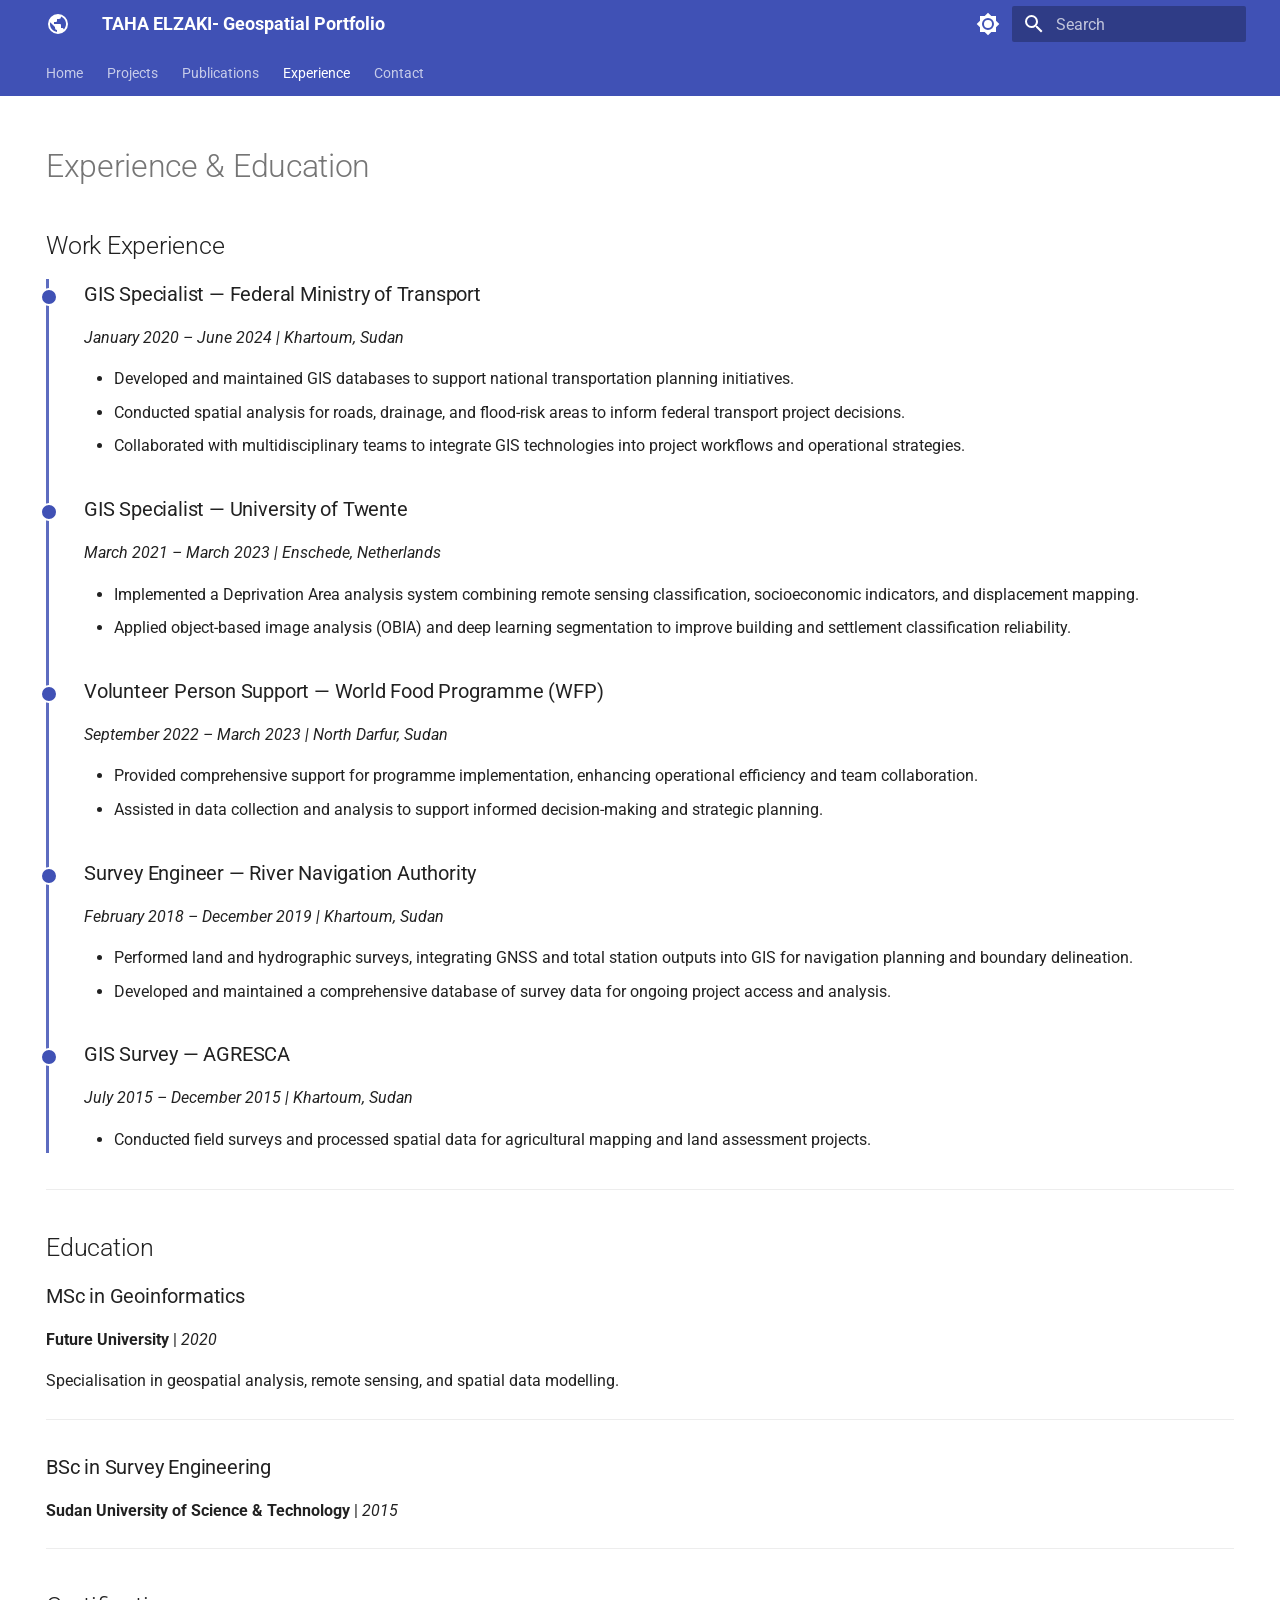
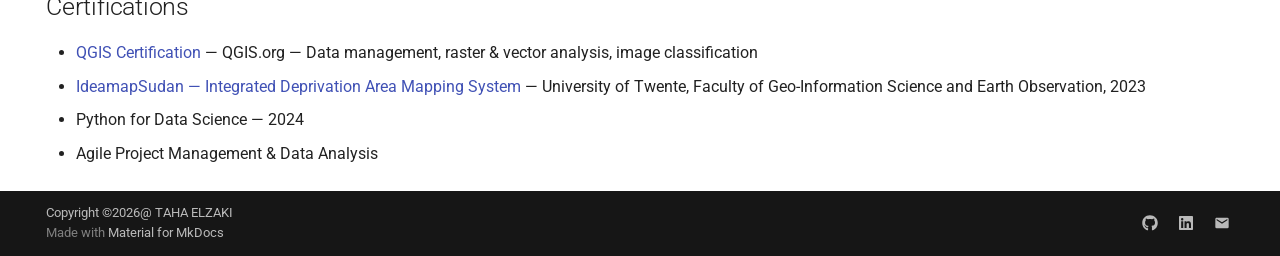
<file: experience/index.html>
<!doctype html>
<html lang="en" class="no-js">
  <head>
    
      <meta charset="utf-8">
      <meta name="viewport" content="width=device-width,initial-scale=1">
      
        <meta name="description" content="Portfolio of TAHA ELZAKI — GIS, Remote Sensing, and Spatial Data Science">
      
      
        <meta name="author" content="TAHA ELZAKI">
      
      
      
        <link rel="prev" href="../publications/">
      
      
        <link rel="next" href="../contact/">
      
      
        
      
      
      <link rel="icon" href="../assets/images/favicon.png">
      <meta name="generator" content="mkdocs-1.6.1, mkdocs-material-9.7.6">
    
    
      
        <title>Experience - TAHA ELZAKI- Geospatial Portfolio</title>
      
    
    
      <link rel="stylesheet" href="../assets/stylesheets/main.484c7ddc.min.css">
      
        
        <link rel="stylesheet" href="../assets/stylesheets/palette.ab4e12ef.min.css">
      
      


    
    
      
    
    
      
        
        
        <link rel="preconnect" href="https://fonts.gstatic.com" crossorigin>
        <link rel="stylesheet" href="https://fonts.googleapis.com/css?family=Roboto:300,300i,400,400i,700,700i%7CRoboto+Mono:400,400i,700,700i&display=fallback">
        <style>:root{--md-text-font:"Roboto";--md-code-font:"Roboto Mono"}</style>
      
    
    
      <link rel="stylesheet" href="../assets/css/extra.css">
    
    <script>__md_scope=new URL("..",location),__md_hash=e=>[...e].reduce(((e,_)=>(e<<5)-e+_.charCodeAt(0)),0),__md_get=(e,_=localStorage,t=__md_scope)=>JSON.parse(_.getItem(t.pathname+"."+e)),__md_set=(e,_,t=localStorage,a=__md_scope)=>{try{t.setItem(a.pathname+"."+e,JSON.stringify(_))}catch(e){}}</script>
    
      

    
    
  </head>
  
  
    
    
      
    
    
    
    
    <body dir="ltr" data-md-color-scheme="default" data-md-color-primary="indigo" data-md-color-accent="blue">
  
    
    <input class="md-toggle" data-md-toggle="drawer" type="checkbox" id="__drawer" autocomplete="off">
    <input class="md-toggle" data-md-toggle="search" type="checkbox" id="__search" autocomplete="off">
    <label class="md-overlay" for="__drawer"></label>
    <div data-md-component="skip">
      
        
        <a href="#experience-education" class="md-skip">
          Skip to content
        </a>
      
    </div>
    <div data-md-component="announce">
      
    </div>
    
    
      

<header class="md-header" data-md-component="header">
  <nav class="md-header__inner md-grid" aria-label="Header">
    <a href=".." title="TAHA ELZAKI- Geospatial Portfolio" class="md-header__button md-logo" aria-label="TAHA ELZAKI- Geospatial Portfolio" data-md-component="logo">
      
  
  <svg xmlns="http://www.w3.org/2000/svg" viewBox="0 0 24 24"><path d="M17.9 17.39c-.26-.8-1.01-1.39-1.9-1.39h-1v-3a1 1 0 0 0-1-1H8v-2h2a1 1 0 0 0 1-1V7h2a2 2 0 0 0 2-2v-.41a7.984 7.984 0 0 1 2.9 12.8M11 19.93c-3.95-.49-7-3.85-7-7.93 0-.62.08-1.22.21-1.79L9 15v1a2 2 0 0 0 2 2m1-16A10 10 0 0 0 2 12a10 10 0 0 0 10 10 10 10 0 0 0 10-10A10 10 0 0 0 12 2"/></svg>

    </a>
    <label class="md-header__button md-icon" for="__drawer">
      
      <svg xmlns="http://www.w3.org/2000/svg" viewBox="0 0 24 24"><path d="M3 6h18v2H3zm0 5h18v2H3zm0 5h18v2H3z"/></svg>
    </label>
    <div class="md-header__title" data-md-component="header-title">
      <div class="md-header__ellipsis">
        <div class="md-header__topic">
          <span class="md-ellipsis">
            TAHA ELZAKI- Geospatial Portfolio
          </span>
        </div>
        <div class="md-header__topic" data-md-component="header-topic">
          <span class="md-ellipsis">
            
              Experience
            
          </span>
        </div>
      </div>
    </div>
    
      
        <form class="md-header__option" data-md-component="palette">
  
    
    
    
    <input class="md-option" data-md-color-media="" data-md-color-scheme="default" data-md-color-primary="indigo" data-md-color-accent="blue"  aria-label="Switch to dark mode"  type="radio" name="__palette" id="__palette_0">
    
      <label class="md-header__button md-icon" title="Switch to dark mode" for="__palette_1" hidden>
        <svg xmlns="http://www.w3.org/2000/svg" viewBox="0 0 24 24"><path d="M12 8a4 4 0 0 0-4 4 4 4 0 0 0 4 4 4 4 0 0 0 4-4 4 4 0 0 0-4-4m0 10a6 6 0 0 1-6-6 6 6 0 0 1 6-6 6 6 0 0 1 6 6 6 6 0 0 1-6 6m8-9.31V4h-4.69L12 .69 8.69 4H4v4.69L.69 12 4 15.31V20h4.69L12 23.31 15.31 20H20v-4.69L23.31 12z"/></svg>
      </label>
    
  
    
    
    
    <input class="md-option" data-md-color-media="" data-md-color-scheme="slate" data-md-color-primary="indigo" data-md-color-accent="blue"  aria-label="Switch to light mode"  type="radio" name="__palette" id="__palette_1">
    
      <label class="md-header__button md-icon" title="Switch to light mode" for="__palette_0" hidden>
        <svg xmlns="http://www.w3.org/2000/svg" viewBox="0 0 24 24"><path d="M12 18c-.89 0-1.74-.2-2.5-.55C11.56 16.5 13 14.42 13 12s-1.44-4.5-3.5-5.45C10.26 6.2 11.11 6 12 6a6 6 0 0 1 6 6 6 6 0 0 1-6 6m8-9.31V4h-4.69L12 .69 8.69 4H4v4.69L.69 12 4 15.31V20h4.69L12 23.31 15.31 20H20v-4.69L23.31 12z"/></svg>
      </label>
    
  
</form>
      
    
    
      <script>var palette=__md_get("__palette");if(palette&&palette.color){if("(prefers-color-scheme)"===palette.color.media){var media=matchMedia("(prefers-color-scheme: light)"),input=document.querySelector(media.matches?"[data-md-color-media='(prefers-color-scheme: light)']":"[data-md-color-media='(prefers-color-scheme: dark)']");palette.color.media=input.getAttribute("data-md-color-media"),palette.color.scheme=input.getAttribute("data-md-color-scheme"),palette.color.primary=input.getAttribute("data-md-color-primary"),palette.color.accent=input.getAttribute("data-md-color-accent")}for(var[key,value]of Object.entries(palette.color))document.body.setAttribute("data-md-color-"+key,value)}</script>
    
    
    
      
      
        <label class="md-header__button md-icon" for="__search">
          
          <svg xmlns="http://www.w3.org/2000/svg" viewBox="0 0 24 24"><path d="M9.5 3A6.5 6.5 0 0 1 16 9.5c0 1.61-.59 3.09-1.56 4.23l.27.27h.79l5 5-1.5 1.5-5-5v-.79l-.27-.27A6.52 6.52 0 0 1 9.5 16 6.5 6.5 0 0 1 3 9.5 6.5 6.5 0 0 1 9.5 3m0 2C7 5 5 7 5 9.5S7 14 9.5 14 14 12 14 9.5 12 5 9.5 5"/></svg>
        </label>
        <div class="md-search" data-md-component="search" role="dialog">
  <label class="md-search__overlay" for="__search"></label>
  <div class="md-search__inner" role="search">
    <form class="md-search__form" name="search">
      <input type="text" class="md-search__input" name="query" aria-label="Search" placeholder="Search" autocapitalize="off" autocorrect="off" autocomplete="off" spellcheck="false" data-md-component="search-query" required>
      <label class="md-search__icon md-icon" for="__search">
        
        <svg xmlns="http://www.w3.org/2000/svg" viewBox="0 0 24 24"><path d="M9.5 3A6.5 6.5 0 0 1 16 9.5c0 1.61-.59 3.09-1.56 4.23l.27.27h.79l5 5-1.5 1.5-5-5v-.79l-.27-.27A6.52 6.52 0 0 1 9.5 16 6.5 6.5 0 0 1 3 9.5 6.5 6.5 0 0 1 9.5 3m0 2C7 5 5 7 5 9.5S7 14 9.5 14 14 12 14 9.5 12 5 9.5 5"/></svg>
        
        <svg xmlns="http://www.w3.org/2000/svg" viewBox="0 0 24 24"><path d="M20 11v2H8l5.5 5.5-1.42 1.42L4.16 12l7.92-7.92L13.5 5.5 8 11z"/></svg>
      </label>
      <nav class="md-search__options" aria-label="Search">
        
        <button type="reset" class="md-search__icon md-icon" title="Clear" aria-label="Clear" tabindex="-1">
          
          <svg xmlns="http://www.w3.org/2000/svg" viewBox="0 0 24 24"><path d="M19 6.41 17.59 5 12 10.59 6.41 5 5 6.41 10.59 12 5 17.59 6.41 19 12 13.41 17.59 19 19 17.59 13.41 12z"/></svg>
        </button>
      </nav>
      
    </form>
    <div class="md-search__output">
      <div class="md-search__scrollwrap" tabindex="0" data-md-scrollfix>
        <div class="md-search-result" data-md-component="search-result">
          <div class="md-search-result__meta">
            Initializing search
          </div>
          <ol class="md-search-result__list" role="presentation"></ol>
        </div>
      </div>
    </div>
  </div>
</div>
      
    
    
  </nav>
  
</header>
    
    <div class="md-container" data-md-component="container">
      
      
        
          
            
<nav class="md-tabs" aria-label="Tabs" data-md-component="tabs">
  <div class="md-grid">
    <ul class="md-tabs__list">
      
        
  
  
  
  
    <li class="md-tabs__item">
      <a href=".." class="md-tabs__link">
        
  
  
    
  
  Home

      </a>
    </li>
  

      
        
  
  
  
  
    
    
      <li class="md-tabs__item">
        <a href="../projects/" class="md-tabs__link">
          
  
  
  Projects

        </a>
      </li>
    
  

      
        
  
  
  
  
    <li class="md-tabs__item">
      <a href="../publications/" class="md-tabs__link">
        
  
  
    
  
  Publications

      </a>
    </li>
  

      
        
  
  
  
    
  
  
    <li class="md-tabs__item md-tabs__item--active">
      <a href="./" class="md-tabs__link">
        
  
  
    
  
  Experience

      </a>
    </li>
  

      
        
  
  
  
  
    <li class="md-tabs__item">
      <a href="../contact/" class="md-tabs__link">
        
  
  
    
  
  Contact

      </a>
    </li>
  

      
    </ul>
  </div>
</nav>
          
        
      
      <main class="md-main" data-md-component="main">
        <div class="md-main__inner md-grid">
          
            
              
                
              
              <div class="md-sidebar md-sidebar--primary" data-md-component="sidebar" data-md-type="navigation" hidden>
                <div class="md-sidebar__scrollwrap">
                  <div class="md-sidebar__inner">
                    


  


<nav class="md-nav md-nav--primary md-nav--lifted" aria-label="Navigation" data-md-level="0">
  <label class="md-nav__title" for="__drawer">
    <a href=".." title="TAHA ELZAKI- Geospatial Portfolio" class="md-nav__button md-logo" aria-label="TAHA ELZAKI- Geospatial Portfolio" data-md-component="logo">
      
  
  <svg xmlns="http://www.w3.org/2000/svg" viewBox="0 0 24 24"><path d="M17.9 17.39c-.26-.8-1.01-1.39-1.9-1.39h-1v-3a1 1 0 0 0-1-1H8v-2h2a1 1 0 0 0 1-1V7h2a2 2 0 0 0 2-2v-.41a7.984 7.984 0 0 1 2.9 12.8M11 19.93c-3.95-.49-7-3.85-7-7.93 0-.62.08-1.22.21-1.79L9 15v1a2 2 0 0 0 2 2m1-16A10 10 0 0 0 2 12a10 10 0 0 0 10 10 10 10 0 0 0 10-10A10 10 0 0 0 12 2"/></svg>

    </a>
    TAHA ELZAKI- Geospatial Portfolio
  </label>
  
  <ul class="md-nav__list" data-md-scrollfix>
    
      
      
  
  
  
  
    <li class="md-nav__item">
      <a href=".." class="md-nav__link">
        
  
  
  <span class="md-ellipsis">
    
  
    Home
  

    
  </span>
  
  

      </a>
    </li>
  

    
      
      
  
  
  
  
    
    
    
    
      
      
    
    
    <li class="md-nav__item md-nav__item--nested">
      
        
        
        <input class="md-nav__toggle md-toggle " type="checkbox" id="__nav_2" >
        
          
          <label class="md-nav__link" for="__nav_2" id="__nav_2_label" tabindex="0">
            
  
  
  <span class="md-ellipsis">
    
  
    Projects
  

    
  </span>
  
  

            <span class="md-nav__icon md-icon"></span>
          </label>
        
        <nav class="md-nav" data-md-level="1" aria-labelledby="__nav_2_label" aria-expanded="false">
          <label class="md-nav__title" for="__nav_2">
            <span class="md-nav__icon md-icon"></span>
            
  
    Projects
  

          </label>
          <ul class="md-nav__list" data-md-scrollfix>
            
              
                
  
  
  
  
    <li class="md-nav__item">
      <a href="../projects/" class="md-nav__link">
        
  
  
  <span class="md-ellipsis">
    
  
    All Projects
  

    
  </span>
  
  

      </a>
    </li>
  

              
            
              
                
  
  
  
  
    <li class="md-nav__item">
      <a href="../projects/ideamapsudan.md" class="md-nav__link">
        
  
  
  <span class="md-ellipsis">
    
  
    IdeamapSudan
  

    
  </span>
  
  

      </a>
    </li>
  

              
            
              
                
  
  
  
  
    <li class="md-nav__item">
      <a href="../projects/sample-notebook/" class="md-nav__link">
        
  
  
  <span class="md-ellipsis">
    
  
    Sample Notebook
  

    
  </span>
  
  

      </a>
    </li>
  

              
            
          </ul>
        </nav>
      
    </li>
  

    
      
      
  
  
  
  
    <li class="md-nav__item">
      <a href="../publications/" class="md-nav__link">
        
  
  
  <span class="md-ellipsis">
    
  
    Publications
  

    
  </span>
  
  

      </a>
    </li>
  

    
      
      
  
  
    
  
  
  
    <li class="md-nav__item md-nav__item--active">
      
      <input class="md-nav__toggle md-toggle" type="checkbox" id="__toc">
      
      
        
      
      
        <label class="md-nav__link md-nav__link--active" for="__toc">
          
  
  
  <span class="md-ellipsis">
    
  
    Experience
  

    
  </span>
  
  

          <span class="md-nav__icon md-icon"></span>
        </label>
      
      <a href="./" class="md-nav__link md-nav__link--active">
        
  
  
  <span class="md-ellipsis">
    
  
    Experience
  

    
  </span>
  
  

      </a>
      
        

<nav class="md-nav md-nav--secondary" aria-label="Table of contents">
  
  
  
    
  
  
    <label class="md-nav__title" for="__toc">
      <span class="md-nav__icon md-icon"></span>
      Table of contents
    </label>
    <ul class="md-nav__list" data-md-component="toc" data-md-scrollfix>
      
        <li class="md-nav__item">
  <a href="#work-experience" class="md-nav__link">
    <span class="md-ellipsis">
      
        Work Experience
      
    </span>
  </a>
  
    <nav class="md-nav" aria-label="Work Experience">
      <ul class="md-nav__list">
        
          <li class="md-nav__item">
  <a href="#gis-specialist-federal-ministry-of-transport" class="md-nav__link">
    <span class="md-ellipsis">
      
        GIS Specialist — Federal Ministry of Transport
      
    </span>
  </a>
  
</li>
        
          <li class="md-nav__item">
  <a href="#gis-specialist-university-of-twente" class="md-nav__link">
    <span class="md-ellipsis">
      
        GIS Specialist — University of Twente
      
    </span>
  </a>
  
</li>
        
          <li class="md-nav__item">
  <a href="#volunteer-person-support-world-food-programme-wfp" class="md-nav__link">
    <span class="md-ellipsis">
      
        Volunteer Person Support — World Food Programme (WFP)
      
    </span>
  </a>
  
</li>
        
          <li class="md-nav__item">
  <a href="#survey-engineer-river-navigation-authority" class="md-nav__link">
    <span class="md-ellipsis">
      
        Survey Engineer — River Navigation Authority
      
    </span>
  </a>
  
</li>
        
          <li class="md-nav__item">
  <a href="#gis-survey-agresca" class="md-nav__link">
    <span class="md-ellipsis">
      
        GIS Survey — AGRESCA
      
    </span>
  </a>
  
</li>
        
      </ul>
    </nav>
  
</li>
      
        <li class="md-nav__item">
  <a href="#education" class="md-nav__link">
    <span class="md-ellipsis">
      
        Education
      
    </span>
  </a>
  
    <nav class="md-nav" aria-label="Education">
      <ul class="md-nav__list">
        
          <li class="md-nav__item">
  <a href="#msc-in-geoinformatics" class="md-nav__link">
    <span class="md-ellipsis">
      
        MSc in Geoinformatics
      
    </span>
  </a>
  
</li>
        
          <li class="md-nav__item">
  <a href="#bsc-in-survey-engineering" class="md-nav__link">
    <span class="md-ellipsis">
      
        BSc in Survey Engineering
      
    </span>
  </a>
  
</li>
        
      </ul>
    </nav>
  
</li>
      
        <li class="md-nav__item">
  <a href="#certifications" class="md-nav__link">
    <span class="md-ellipsis">
      
        Certifications
      
    </span>
  </a>
  
</li>
      
    </ul>
  
</nav>
      
    </li>
  

    
      
      
  
  
  
  
    <li class="md-nav__item">
      <a href="../contact/" class="md-nav__link">
        
  
  
  <span class="md-ellipsis">
    
  
    Contact
  

    
  </span>
  
  

      </a>
    </li>
  

    
  </ul>
</nav>
                  </div>
                </div>
              </div>
            
            
              
                
              
              <div class="md-sidebar md-sidebar--secondary" data-md-component="sidebar" data-md-type="toc" hidden>
                <div class="md-sidebar__scrollwrap">
                  <div class="md-sidebar__inner">
                    

<nav class="md-nav md-nav--secondary" aria-label="Table of contents">
  
  
  
    
  
  
    <label class="md-nav__title" for="__toc">
      <span class="md-nav__icon md-icon"></span>
      Table of contents
    </label>
    <ul class="md-nav__list" data-md-component="toc" data-md-scrollfix>
      
        <li class="md-nav__item">
  <a href="#work-experience" class="md-nav__link">
    <span class="md-ellipsis">
      
        Work Experience
      
    </span>
  </a>
  
    <nav class="md-nav" aria-label="Work Experience">
      <ul class="md-nav__list">
        
          <li class="md-nav__item">
  <a href="#gis-specialist-federal-ministry-of-transport" class="md-nav__link">
    <span class="md-ellipsis">
      
        GIS Specialist — Federal Ministry of Transport
      
    </span>
  </a>
  
</li>
        
          <li class="md-nav__item">
  <a href="#gis-specialist-university-of-twente" class="md-nav__link">
    <span class="md-ellipsis">
      
        GIS Specialist — University of Twente
      
    </span>
  </a>
  
</li>
        
          <li class="md-nav__item">
  <a href="#volunteer-person-support-world-food-programme-wfp" class="md-nav__link">
    <span class="md-ellipsis">
      
        Volunteer Person Support — World Food Programme (WFP)
      
    </span>
  </a>
  
</li>
        
          <li class="md-nav__item">
  <a href="#survey-engineer-river-navigation-authority" class="md-nav__link">
    <span class="md-ellipsis">
      
        Survey Engineer — River Navigation Authority
      
    </span>
  </a>
  
</li>
        
          <li class="md-nav__item">
  <a href="#gis-survey-agresca" class="md-nav__link">
    <span class="md-ellipsis">
      
        GIS Survey — AGRESCA
      
    </span>
  </a>
  
</li>
        
      </ul>
    </nav>
  
</li>
      
        <li class="md-nav__item">
  <a href="#education" class="md-nav__link">
    <span class="md-ellipsis">
      
        Education
      
    </span>
  </a>
  
    <nav class="md-nav" aria-label="Education">
      <ul class="md-nav__list">
        
          <li class="md-nav__item">
  <a href="#msc-in-geoinformatics" class="md-nav__link">
    <span class="md-ellipsis">
      
        MSc in Geoinformatics
      
    </span>
  </a>
  
</li>
        
          <li class="md-nav__item">
  <a href="#bsc-in-survey-engineering" class="md-nav__link">
    <span class="md-ellipsis">
      
        BSc in Survey Engineering
      
    </span>
  </a>
  
</li>
        
      </ul>
    </nav>
  
</li>
      
        <li class="md-nav__item">
  <a href="#certifications" class="md-nav__link">
    <span class="md-ellipsis">
      
        Certifications
      
    </span>
  </a>
  
</li>
      
    </ul>
  
</nav>
                  </div>
                </div>
              </div>
            
          
          
            <div class="md-content" data-md-component="content">
              
              <article class="md-content__inner md-typeset">
                
                  
  




<h1 id="experience-education">Experience &amp; Education</h1>
<h2 id="work-experience">Work Experience</h2>
<div class="timeline">
<div class="timeline-entry">
<h3 id="gis-specialist-federal-ministry-of-transport">GIS Specialist — Federal Ministry of Transport</h3>
<p><em>January 2020 – June 2024 | Khartoum, Sudan</em></p>
<ul>
<li>Developed and maintained GIS databases to support national transportation planning initiatives.</li>
<li>Conducted spatial analysis for roads, drainage, and flood-risk areas to inform federal transport project decisions.</li>
<li>Collaborated with multidisciplinary teams to integrate GIS technologies into project workflows and operational strategies.</li>
</ul>
</div>
<div class="timeline-entry">
<h3 id="gis-specialist-university-of-twente">GIS Specialist — University of Twente</h3>
<p><em>March 2021 – March 2023 | Enschede, Netherlands</em></p>
<ul>
<li>Implemented a Deprivation Area analysis system combining remote sensing classification, socioeconomic indicators, and displacement mapping.</li>
<li>Applied object-based image analysis (OBIA) and deep learning segmentation to improve building and settlement classification reliability.</li>
</ul>
</div>
<div class="timeline-entry">
<h3 id="volunteer-person-support-world-food-programme-wfp">Volunteer Person Support — World Food Programme (WFP)</h3>
<p><em>September 2022 – March 2023 | North Darfur, Sudan</em></p>
<ul>
<li>Provided comprehensive support for programme implementation, enhancing operational efficiency and team collaboration.</li>
<li>Assisted in data collection and analysis to support informed decision-making and strategic planning.</li>
</ul>
</div>
<div class="timeline-entry">
<h3 id="survey-engineer-river-navigation-authority">Survey Engineer — River Navigation Authority</h3>
<p><em>February 2018 – December 2019 | Khartoum, Sudan</em></p>
<ul>
<li>Performed land and hydrographic surveys, integrating GNSS and total station outputs into GIS for navigation planning and boundary delineation.</li>
<li>Developed and maintained a comprehensive database of survey data for ongoing project access and analysis.</li>
</ul>
</div>
<div class="timeline-entry">
<h3 id="gis-survey-agresca">GIS Survey — AGRESCA</h3>
<p><em>July 2015 – December 2015 | Khartoum, Sudan</em></p>
<ul>
<li>Conducted field surveys and processed spatial data for agricultural mapping and land assessment projects.</li>
</ul>
</div>
</div>
<hr />
<h2 id="education">Education</h2>
<h3 id="msc-in-geoinformatics">MSc in Geoinformatics</h3>
<p><strong>Future University</strong> | <em>2020</em></p>
<p>Specialisation in geospatial analysis, remote sensing, and spatial data modelling.</p>
<hr />
<h3 id="bsc-in-survey-engineering">BSc in Survey Engineering</h3>
<p><strong>Sudan University of Science &amp; Technology</strong> | <em>2015</em></p>
<hr />
<h2 id="certifications">Certifications</h2>
<ul>
<li><a href="https://certification.qgis.org/en/certificate/QGIS-3113/">QGIS Certification</a> — QGIS.org — Data management, raster &amp; vector analysis, image classification</li>
<li><a href="https://www.idea-maps.net/">IdeamapSudan — Integrated Deprivation Area Mapping System</a> — University of Twente, Faculty of Geo-Information Science and Earth Observation, 2023</li>
<li>Python for Data Science — 2024</li>
<li>Agile Project Management &amp; Data Analysis</li>
</ul>







  
  




  



                
              </article>
            </div>
          
          
<script>var target=document.getElementById(location.hash.slice(1));target&&target.name&&(target.checked=target.name.startsWith("__tabbed_"))</script>
        </div>
        
          <button type="button" class="md-top md-icon" data-md-component="top" hidden>
  
  <svg xmlns="http://www.w3.org/2000/svg" viewBox="0 0 24 24"><path d="M13 20h-2V8l-5.5 5.5-1.42-1.42L12 4.16l7.92 7.92-1.42 1.42L13 8z"/></svg>
  Back to top
</button>
        
      </main>
      
        <footer class="md-footer">
  
  <div class="md-footer-meta md-typeset">
    <div class="md-footer-meta__inner md-grid">
      <div class="md-copyright">
  
    <div class="md-copyright__highlight">
      Copyright &copy;2026@ TAHA ELZAKI
    </div>
  
  
    Made with
    <a href="https://squidfunk.github.io/mkdocs-material/" target="_blank" rel="noopener">
      Material for MkDocs
    </a>
  
</div>
      
        
<div class="md-social">
  
    
    
    
    
      
      
    
    <a href="https://github.com/[YOUR-GITHUB-USERNAME]" target="_blank" rel="noopener" title="github.com" class="md-social__link">
      <svg xmlns="http://www.w3.org/2000/svg" viewBox="0 0 512 512"><!--! Font Awesome Free 7.1.0 by @fontawesome - https://fontawesome.com License - https://fontawesome.com/license/free (Icons: CC BY 4.0, Fonts: SIL OFL 1.1, Code: MIT License) Copyright 2025 Fonticons, Inc.--><path d="M173.9 397.4c0 2-2.3 3.6-5.2 3.6-3.3.3-5.6-1.3-5.6-3.6 0-2 2.3-3.6 5.2-3.6 3-.3 5.6 1.3 5.6 3.6m-31.1-4.5c-.7 2 1.3 4.3 4.3 4.9 2.6 1 5.6 0 6.2-2s-1.3-4.3-4.3-5.2c-2.6-.7-5.5.3-6.2 2.3m44.2-1.7c-2.9.7-4.9 2.6-4.6 4.9.3 2 2.9 3.3 5.9 2.6 2.9-.7 4.9-2.6 4.6-4.6-.3-1.9-3-3.2-5.9-2.9M252.8 8C114.1 8 8 113.3 8 252c0 110.9 69.8 205.8 169.5 239.2 12.8 2.3 17.3-5.6 17.3-12.1 0-6.2-.3-40.4-.3-61.4 0 0-70 15-84.7-29.8 0 0-11.4-29.1-27.8-36.6 0 0-22.9-15.7 1.6-15.4 0 0 24.9 2 38.6 25.8 21.9 38.6 58.6 27.5 72.9 20.9 2.3-16 8.8-27.1 16-33.7-55.9-6.2-112.3-14.3-112.3-110.5 0-27.5 7.6-41.3 23.6-58.9-2.6-6.5-11.1-33.3 2.6-67.9 20.9-6.5 69 27 69 27 20-5.6 41.5-8.5 62.8-8.5s42.8 2.9 62.8 8.5c0 0 48.1-33.6 69-27 13.7 34.7 5.2 61.4 2.6 67.9 16 17.7 25.8 31.5 25.8 58.9 0 96.5-58.9 104.2-114.8 110.5 9.2 7.9 17 22.9 17 46.4 0 33.7-.3 75.4-.3 83.6 0 6.5 4.6 14.4 17.3 12.1C436.2 457.8 504 362.9 504 252 504 113.3 391.5 8 252.8 8M105.2 352.9c-1.3 1-1 3.3.7 5.2 1.6 1.6 3.9 2.3 5.2 1 1.3-1 1-3.3-.7-5.2-1.6-1.6-3.9-2.3-5.2-1m-10.8-8.1c-.7 1.3.3 2.9 2.3 3.9 1.6 1 3.6.7 4.3-.7.7-1.3-.3-2.9-2.3-3.9-2-.6-3.6-.3-4.3.7m32.4 35.6c-1.6 1.3-1 4.3 1.3 6.2 2.3 2.3 5.2 2.6 6.5 1 1.3-1.3.7-4.3-1.3-6.2-2.2-2.3-5.2-2.6-6.5-1m-11.4-14.7c-1.6 1-1.6 3.6 0 5.9s4.3 3.3 5.6 2.3c1.6-1.3 1.6-3.9 0-6.2-1.4-2.3-4-3.3-5.6-2"/></svg>
    </a>
  
    
    
    
    
      
      
    
    <a href="https://linkedin.com/in/[YOUR-LINKEDIN-USERNAME]" target="_blank" rel="noopener" title="linkedin.com" class="md-social__link">
      <svg xmlns="http://www.w3.org/2000/svg" viewBox="0 0 448 512"><!--! Font Awesome Free 7.1.0 by @fontawesome - https://fontawesome.com License - https://fontawesome.com/license/free (Icons: CC BY 4.0, Fonts: SIL OFL 1.1, Code: MIT License) Copyright 2025 Fonticons, Inc.--><path d="M416 32H31.9C14.3 32 0 46.5 0 64.3v383.4C0 465.5 14.3 480 31.9 480H416c17.6 0 32-14.5 32-32.3V64.3c0-17.8-14.4-32.3-32-32.3M135.4 416H69V202.2h66.5V416zM102.2 96a38.5 38.5 0 1 1 0 77 38.5 38.5 0 1 1 0-77m282.1 320h-66.4V312c0-24.8-.5-56.7-34.5-56.7-34.6 0-39.9 27-39.9 54.9V416h-66.4V202.2h63.7v29.2h.9c8.9-16.8 30.6-34.5 62.9-34.5 67.2 0 79.7 44.3 79.7 101.9z"/></svg>
    </a>
  
    
    
    
    
    <a href="mailto:[YOUR-EMAIL-ADDRESS]" target="_blank" rel="noopener" title="" class="md-social__link">
      <svg xmlns="http://www.w3.org/2000/svg" viewBox="0 0 24 24"><path d="m20 8-8 5-8-5V6l8 5 8-5m0-2H4c-1.11 0-2 .89-2 2v12a2 2 0 0 0 2 2h16a2 2 0 0 0 2-2V6a2 2 0 0 0-2-2"/></svg>
    </a>
  
</div>
      
    </div>
  </div>
</footer>
      
    </div>
    <div class="md-dialog" data-md-component="dialog">
      <div class="md-dialog__inner md-typeset"></div>
    </div>
    
    
    
      
      
      <script id="__config" type="application/json">{"annotate": null, "base": "..", "features": ["navigation.tabs", "navigation.top", "content.code.copy"], "search": "../assets/javascripts/workers/search.2c215733.min.js", "tags": null, "translations": {"clipboard.copied": "Copied to clipboard", "clipboard.copy": "Copy to clipboard", "search.result.more.one": "1 more on this page", "search.result.more.other": "# more on this page", "search.result.none": "No matching documents", "search.result.one": "1 matching document", "search.result.other": "# matching documents", "search.result.placeholder": "Type to start searching", "search.result.term.missing": "Missing", "select.version": "Select version"}, "version": null}</script>
    
    
      <script src="../assets/javascripts/bundle.79ae519e.min.js"></script>
      
    
  </body>
</html>
</file>
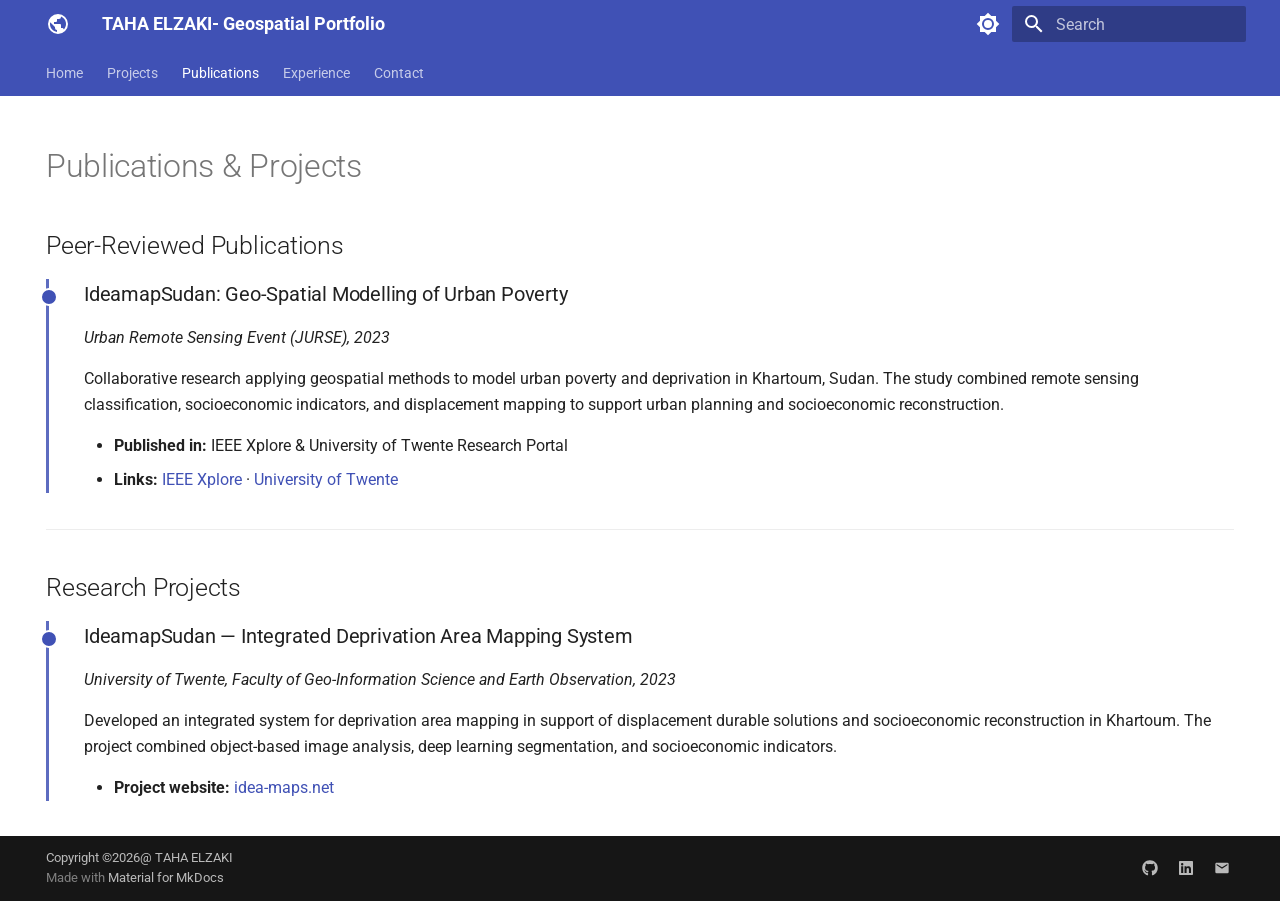
<file: publications/index.html>
<!doctype html>
<html lang="en" class="no-js">
  <head>
    
      <meta charset="utf-8">
      <meta name="viewport" content="width=device-width,initial-scale=1">
      
        <meta name="description" content="Portfolio of TAHA ELZAKI — GIS, Remote Sensing, and Spatial Data Science">
      
      
        <meta name="author" content="TAHA ELZAKI">
      
      
      
        <link rel="prev" href="../projects/sample-notebook/">
      
      
        <link rel="next" href="../experience/">
      
      
        
      
      
      <link rel="icon" href="../assets/images/favicon.png">
      <meta name="generator" content="mkdocs-1.6.1, mkdocs-material-9.7.6">
    
    
      
        <title>Publications - TAHA ELZAKI- Geospatial Portfolio</title>
      
    
    
      <link rel="stylesheet" href="../assets/stylesheets/main.484c7ddc.min.css">
      
        
        <link rel="stylesheet" href="../assets/stylesheets/palette.ab4e12ef.min.css">
      
      


    
    
      
    
    
      
        
        
        <link rel="preconnect" href="https://fonts.gstatic.com" crossorigin>
        <link rel="stylesheet" href="https://fonts.googleapis.com/css?family=Roboto:300,300i,400,400i,700,700i%7CRoboto+Mono:400,400i,700,700i&display=fallback">
        <style>:root{--md-text-font:"Roboto";--md-code-font:"Roboto Mono"}</style>
      
    
    
      <link rel="stylesheet" href="../assets/css/extra.css">
    
    <script>__md_scope=new URL("..",location),__md_hash=e=>[...e].reduce(((e,_)=>(e<<5)-e+_.charCodeAt(0)),0),__md_get=(e,_=localStorage,t=__md_scope)=>JSON.parse(_.getItem(t.pathname+"."+e)),__md_set=(e,_,t=localStorage,a=__md_scope)=>{try{t.setItem(a.pathname+"."+e,JSON.stringify(_))}catch(e){}}</script>
    
      

    
    
  </head>
  
  
    
    
      
    
    
    
    
    <body dir="ltr" data-md-color-scheme="default" data-md-color-primary="indigo" data-md-color-accent="blue">
  
    
    <input class="md-toggle" data-md-toggle="drawer" type="checkbox" id="__drawer" autocomplete="off">
    <input class="md-toggle" data-md-toggle="search" type="checkbox" id="__search" autocomplete="off">
    <label class="md-overlay" for="__drawer"></label>
    <div data-md-component="skip">
      
        
        <a href="#publications-projects" class="md-skip">
          Skip to content
        </a>
      
    </div>
    <div data-md-component="announce">
      
    </div>
    
    
      

<header class="md-header" data-md-component="header">
  <nav class="md-header__inner md-grid" aria-label="Header">
    <a href=".." title="TAHA ELZAKI- Geospatial Portfolio" class="md-header__button md-logo" aria-label="TAHA ELZAKI- Geospatial Portfolio" data-md-component="logo">
      
  
  <svg xmlns="http://www.w3.org/2000/svg" viewBox="0 0 24 24"><path d="M17.9 17.39c-.26-.8-1.01-1.39-1.9-1.39h-1v-3a1 1 0 0 0-1-1H8v-2h2a1 1 0 0 0 1-1V7h2a2 2 0 0 0 2-2v-.41a7.984 7.984 0 0 1 2.9 12.8M11 19.93c-3.95-.49-7-3.85-7-7.93 0-.62.08-1.22.21-1.79L9 15v1a2 2 0 0 0 2 2m1-16A10 10 0 0 0 2 12a10 10 0 0 0 10 10 10 10 0 0 0 10-10A10 10 0 0 0 12 2"/></svg>

    </a>
    <label class="md-header__button md-icon" for="__drawer">
      
      <svg xmlns="http://www.w3.org/2000/svg" viewBox="0 0 24 24"><path d="M3 6h18v2H3zm0 5h18v2H3zm0 5h18v2H3z"/></svg>
    </label>
    <div class="md-header__title" data-md-component="header-title">
      <div class="md-header__ellipsis">
        <div class="md-header__topic">
          <span class="md-ellipsis">
            TAHA ELZAKI- Geospatial Portfolio
          </span>
        </div>
        <div class="md-header__topic" data-md-component="header-topic">
          <span class="md-ellipsis">
            
              Publications
            
          </span>
        </div>
      </div>
    </div>
    
      
        <form class="md-header__option" data-md-component="palette">
  
    
    
    
    <input class="md-option" data-md-color-media="" data-md-color-scheme="default" data-md-color-primary="indigo" data-md-color-accent="blue"  aria-label="Switch to dark mode"  type="radio" name="__palette" id="__palette_0">
    
      <label class="md-header__button md-icon" title="Switch to dark mode" for="__palette_1" hidden>
        <svg xmlns="http://www.w3.org/2000/svg" viewBox="0 0 24 24"><path d="M12 8a4 4 0 0 0-4 4 4 4 0 0 0 4 4 4 4 0 0 0 4-4 4 4 0 0 0-4-4m0 10a6 6 0 0 1-6-6 6 6 0 0 1 6-6 6 6 0 0 1 6 6 6 6 0 0 1-6 6m8-9.31V4h-4.69L12 .69 8.69 4H4v4.69L.69 12 4 15.31V20h4.69L12 23.31 15.31 20H20v-4.69L23.31 12z"/></svg>
      </label>
    
  
    
    
    
    <input class="md-option" data-md-color-media="" data-md-color-scheme="slate" data-md-color-primary="indigo" data-md-color-accent="blue"  aria-label="Switch to light mode"  type="radio" name="__palette" id="__palette_1">
    
      <label class="md-header__button md-icon" title="Switch to light mode" for="__palette_0" hidden>
        <svg xmlns="http://www.w3.org/2000/svg" viewBox="0 0 24 24"><path d="M12 18c-.89 0-1.74-.2-2.5-.55C11.56 16.5 13 14.42 13 12s-1.44-4.5-3.5-5.45C10.26 6.2 11.11 6 12 6a6 6 0 0 1 6 6 6 6 0 0 1-6 6m8-9.31V4h-4.69L12 .69 8.69 4H4v4.69L.69 12 4 15.31V20h4.69L12 23.31 15.31 20H20v-4.69L23.31 12z"/></svg>
      </label>
    
  
</form>
      
    
    
      <script>var palette=__md_get("__palette");if(palette&&palette.color){if("(prefers-color-scheme)"===palette.color.media){var media=matchMedia("(prefers-color-scheme: light)"),input=document.querySelector(media.matches?"[data-md-color-media='(prefers-color-scheme: light)']":"[data-md-color-media='(prefers-color-scheme: dark)']");palette.color.media=input.getAttribute("data-md-color-media"),palette.color.scheme=input.getAttribute("data-md-color-scheme"),palette.color.primary=input.getAttribute("data-md-color-primary"),palette.color.accent=input.getAttribute("data-md-color-accent")}for(var[key,value]of Object.entries(palette.color))document.body.setAttribute("data-md-color-"+key,value)}</script>
    
    
    
      
      
        <label class="md-header__button md-icon" for="__search">
          
          <svg xmlns="http://www.w3.org/2000/svg" viewBox="0 0 24 24"><path d="M9.5 3A6.5 6.5 0 0 1 16 9.5c0 1.61-.59 3.09-1.56 4.23l.27.27h.79l5 5-1.5 1.5-5-5v-.79l-.27-.27A6.52 6.52 0 0 1 9.5 16 6.5 6.5 0 0 1 3 9.5 6.5 6.5 0 0 1 9.5 3m0 2C7 5 5 7 5 9.5S7 14 9.5 14 14 12 14 9.5 12 5 9.5 5"/></svg>
        </label>
        <div class="md-search" data-md-component="search" role="dialog">
  <label class="md-search__overlay" for="__search"></label>
  <div class="md-search__inner" role="search">
    <form class="md-search__form" name="search">
      <input type="text" class="md-search__input" name="query" aria-label="Search" placeholder="Search" autocapitalize="off" autocorrect="off" autocomplete="off" spellcheck="false" data-md-component="search-query" required>
      <label class="md-search__icon md-icon" for="__search">
        
        <svg xmlns="http://www.w3.org/2000/svg" viewBox="0 0 24 24"><path d="M9.5 3A6.5 6.5 0 0 1 16 9.5c0 1.61-.59 3.09-1.56 4.23l.27.27h.79l5 5-1.5 1.5-5-5v-.79l-.27-.27A6.52 6.52 0 0 1 9.5 16 6.5 6.5 0 0 1 3 9.5 6.5 6.5 0 0 1 9.5 3m0 2C7 5 5 7 5 9.5S7 14 9.5 14 14 12 14 9.5 12 5 9.5 5"/></svg>
        
        <svg xmlns="http://www.w3.org/2000/svg" viewBox="0 0 24 24"><path d="M20 11v2H8l5.5 5.5-1.42 1.42L4.16 12l7.92-7.92L13.5 5.5 8 11z"/></svg>
      </label>
      <nav class="md-search__options" aria-label="Search">
        
        <button type="reset" class="md-search__icon md-icon" title="Clear" aria-label="Clear" tabindex="-1">
          
          <svg xmlns="http://www.w3.org/2000/svg" viewBox="0 0 24 24"><path d="M19 6.41 17.59 5 12 10.59 6.41 5 5 6.41 10.59 12 5 17.59 6.41 19 12 13.41 17.59 19 19 17.59 13.41 12z"/></svg>
        </button>
      </nav>
      
    </form>
    <div class="md-search__output">
      <div class="md-search__scrollwrap" tabindex="0" data-md-scrollfix>
        <div class="md-search-result" data-md-component="search-result">
          <div class="md-search-result__meta">
            Initializing search
          </div>
          <ol class="md-search-result__list" role="presentation"></ol>
        </div>
      </div>
    </div>
  </div>
</div>
      
    
    
  </nav>
  
</header>
    
    <div class="md-container" data-md-component="container">
      
      
        
          
            
<nav class="md-tabs" aria-label="Tabs" data-md-component="tabs">
  <div class="md-grid">
    <ul class="md-tabs__list">
      
        
  
  
  
  
    <li class="md-tabs__item">
      <a href=".." class="md-tabs__link">
        
  
  
    
  
  Home

      </a>
    </li>
  

      
        
  
  
  
  
    
    
      <li class="md-tabs__item">
        <a href="../projects/" class="md-tabs__link">
          
  
  
  Projects

        </a>
      </li>
    
  

      
        
  
  
  
    
  
  
    <li class="md-tabs__item md-tabs__item--active">
      <a href="./" class="md-tabs__link">
        
  
  
    
  
  Publications

      </a>
    </li>
  

      
        
  
  
  
  
    <li class="md-tabs__item">
      <a href="../experience/" class="md-tabs__link">
        
  
  
    
  
  Experience

      </a>
    </li>
  

      
        
  
  
  
  
    <li class="md-tabs__item">
      <a href="../contact/" class="md-tabs__link">
        
  
  
    
  
  Contact

      </a>
    </li>
  

      
    </ul>
  </div>
</nav>
          
        
      
      <main class="md-main" data-md-component="main">
        <div class="md-main__inner md-grid">
          
            
              
                
              
              <div class="md-sidebar md-sidebar--primary" data-md-component="sidebar" data-md-type="navigation" hidden>
                <div class="md-sidebar__scrollwrap">
                  <div class="md-sidebar__inner">
                    


  


<nav class="md-nav md-nav--primary md-nav--lifted" aria-label="Navigation" data-md-level="0">
  <label class="md-nav__title" for="__drawer">
    <a href=".." title="TAHA ELZAKI- Geospatial Portfolio" class="md-nav__button md-logo" aria-label="TAHA ELZAKI- Geospatial Portfolio" data-md-component="logo">
      
  
  <svg xmlns="http://www.w3.org/2000/svg" viewBox="0 0 24 24"><path d="M17.9 17.39c-.26-.8-1.01-1.39-1.9-1.39h-1v-3a1 1 0 0 0-1-1H8v-2h2a1 1 0 0 0 1-1V7h2a2 2 0 0 0 2-2v-.41a7.984 7.984 0 0 1 2.9 12.8M11 19.93c-3.95-.49-7-3.85-7-7.93 0-.62.08-1.22.21-1.79L9 15v1a2 2 0 0 0 2 2m1-16A10 10 0 0 0 2 12a10 10 0 0 0 10 10 10 10 0 0 0 10-10A10 10 0 0 0 12 2"/></svg>

    </a>
    TAHA ELZAKI- Geospatial Portfolio
  </label>
  
  <ul class="md-nav__list" data-md-scrollfix>
    
      
      
  
  
  
  
    <li class="md-nav__item">
      <a href=".." class="md-nav__link">
        
  
  
  <span class="md-ellipsis">
    
  
    Home
  

    
  </span>
  
  

      </a>
    </li>
  

    
      
      
  
  
  
  
    
    
    
    
      
      
    
    
    <li class="md-nav__item md-nav__item--nested">
      
        
        
        <input class="md-nav__toggle md-toggle " type="checkbox" id="__nav_2" >
        
          
          <label class="md-nav__link" for="__nav_2" id="__nav_2_label" tabindex="0">
            
  
  
  <span class="md-ellipsis">
    
  
    Projects
  

    
  </span>
  
  

            <span class="md-nav__icon md-icon"></span>
          </label>
        
        <nav class="md-nav" data-md-level="1" aria-labelledby="__nav_2_label" aria-expanded="false">
          <label class="md-nav__title" for="__nav_2">
            <span class="md-nav__icon md-icon"></span>
            
  
    Projects
  

          </label>
          <ul class="md-nav__list" data-md-scrollfix>
            
              
                
  
  
  
  
    <li class="md-nav__item">
      <a href="../projects/" class="md-nav__link">
        
  
  
  <span class="md-ellipsis">
    
  
    All Projects
  

    
  </span>
  
  

      </a>
    </li>
  

              
            
              
                
  
  
  
  
    <li class="md-nav__item">
      <a href="../projects/ideamapsudan.md" class="md-nav__link">
        
  
  
  <span class="md-ellipsis">
    
  
    IdeamapSudan
  

    
  </span>
  
  

      </a>
    </li>
  

              
            
              
                
  
  
  
  
    <li class="md-nav__item">
      <a href="../projects/sample-notebook/" class="md-nav__link">
        
  
  
  <span class="md-ellipsis">
    
  
    Sample Notebook
  

    
  </span>
  
  

      </a>
    </li>
  

              
            
          </ul>
        </nav>
      
    </li>
  

    
      
      
  
  
    
  
  
  
    <li class="md-nav__item md-nav__item--active">
      
      <input class="md-nav__toggle md-toggle" type="checkbox" id="__toc">
      
      
        
      
      
        <label class="md-nav__link md-nav__link--active" for="__toc">
          
  
  
  <span class="md-ellipsis">
    
  
    Publications
  

    
  </span>
  
  

          <span class="md-nav__icon md-icon"></span>
        </label>
      
      <a href="./" class="md-nav__link md-nav__link--active">
        
  
  
  <span class="md-ellipsis">
    
  
    Publications
  

    
  </span>
  
  

      </a>
      
        

<nav class="md-nav md-nav--secondary" aria-label="Table of contents">
  
  
  
    
  
  
    <label class="md-nav__title" for="__toc">
      <span class="md-nav__icon md-icon"></span>
      Table of contents
    </label>
    <ul class="md-nav__list" data-md-component="toc" data-md-scrollfix>
      
        <li class="md-nav__item">
  <a href="#peer-reviewed-publications" class="md-nav__link">
    <span class="md-ellipsis">
      
        Peer-Reviewed Publications
      
    </span>
  </a>
  
    <nav class="md-nav" aria-label="Peer-Reviewed Publications">
      <ul class="md-nav__list">
        
          <li class="md-nav__item">
  <a href="#ideamapsudan-geo-spatial-modelling-of-urban-poverty" class="md-nav__link">
    <span class="md-ellipsis">
      
        IdeamapSudan: Geo-Spatial Modelling of Urban Poverty
      
    </span>
  </a>
  
</li>
        
      </ul>
    </nav>
  
</li>
      
        <li class="md-nav__item">
  <a href="#research-projects" class="md-nav__link">
    <span class="md-ellipsis">
      
        Research Projects
      
    </span>
  </a>
  
    <nav class="md-nav" aria-label="Research Projects">
      <ul class="md-nav__list">
        
          <li class="md-nav__item">
  <a href="#ideamapsudan-integrated-deprivation-area-mapping-system" class="md-nav__link">
    <span class="md-ellipsis">
      
        IdeamapSudan — Integrated Deprivation Area Mapping System
      
    </span>
  </a>
  
</li>
        
      </ul>
    </nav>
  
</li>
      
    </ul>
  
</nav>
      
    </li>
  

    
      
      
  
  
  
  
    <li class="md-nav__item">
      <a href="../experience/" class="md-nav__link">
        
  
  
  <span class="md-ellipsis">
    
  
    Experience
  

    
  </span>
  
  

      </a>
    </li>
  

    
      
      
  
  
  
  
    <li class="md-nav__item">
      <a href="../contact/" class="md-nav__link">
        
  
  
  <span class="md-ellipsis">
    
  
    Contact
  

    
  </span>
  
  

      </a>
    </li>
  

    
  </ul>
</nav>
                  </div>
                </div>
              </div>
            
            
              
                
              
              <div class="md-sidebar md-sidebar--secondary" data-md-component="sidebar" data-md-type="toc" hidden>
                <div class="md-sidebar__scrollwrap">
                  <div class="md-sidebar__inner">
                    

<nav class="md-nav md-nav--secondary" aria-label="Table of contents">
  
  
  
    
  
  
    <label class="md-nav__title" for="__toc">
      <span class="md-nav__icon md-icon"></span>
      Table of contents
    </label>
    <ul class="md-nav__list" data-md-component="toc" data-md-scrollfix>
      
        <li class="md-nav__item">
  <a href="#peer-reviewed-publications" class="md-nav__link">
    <span class="md-ellipsis">
      
        Peer-Reviewed Publications
      
    </span>
  </a>
  
    <nav class="md-nav" aria-label="Peer-Reviewed Publications">
      <ul class="md-nav__list">
        
          <li class="md-nav__item">
  <a href="#ideamapsudan-geo-spatial-modelling-of-urban-poverty" class="md-nav__link">
    <span class="md-ellipsis">
      
        IdeamapSudan: Geo-Spatial Modelling of Urban Poverty
      
    </span>
  </a>
  
</li>
        
      </ul>
    </nav>
  
</li>
      
        <li class="md-nav__item">
  <a href="#research-projects" class="md-nav__link">
    <span class="md-ellipsis">
      
        Research Projects
      
    </span>
  </a>
  
    <nav class="md-nav" aria-label="Research Projects">
      <ul class="md-nav__list">
        
          <li class="md-nav__item">
  <a href="#ideamapsudan-integrated-deprivation-area-mapping-system" class="md-nav__link">
    <span class="md-ellipsis">
      
        IdeamapSudan — Integrated Deprivation Area Mapping System
      
    </span>
  </a>
  
</li>
        
      </ul>
    </nav>
  
</li>
      
    </ul>
  
</nav>
                  </div>
                </div>
              </div>
            
          
          
            <div class="md-content" data-md-component="content">
              
              <article class="md-content__inner md-typeset">
                
                  
  




<h1 id="publications-projects">Publications &amp; Projects</h1>
<h2 id="peer-reviewed-publications">Peer-Reviewed Publications</h2>
<div class="timeline">
<div class="timeline-entry">
<h3 id="ideamapsudan-geo-spatial-modelling-of-urban-poverty">IdeamapSudan: Geo-Spatial Modelling of Urban Poverty</h3>
<p><em>Urban Remote Sensing Event (JURSE), 2023</em></p>
<p>Collaborative research applying geospatial methods to model urban poverty and deprivation in Khartoum, Sudan. The study combined remote sensing classification, socioeconomic indicators, and displacement mapping to support urban planning and socioeconomic reconstruction.</p>
<ul>
<li><strong>Published in:</strong> IEEE Xplore &amp; University of Twente Research Portal</li>
<li><strong>Links:</strong> <a href="https://ieeexplore.ieee.org/document/10144211">IEEE Xplore</a> · <a href="https://research.utwente.nl/en/publications/ideamapsudan-geo-spatial-modelling-of-urban-poverty">University of Twente</a></li>
</ul>
</div>
</div>
<hr />
<h2 id="research-projects">Research Projects</h2>
<div class="timeline">
<div class="timeline-entry">
<h3 id="ideamapsudan-integrated-deprivation-area-mapping-system">IdeamapSudan — Integrated Deprivation Area Mapping System</h3>
<p><em>University of Twente, Faculty of Geo-Information Science and Earth Observation, 2023</em></p>
<p>Developed an integrated system for deprivation area mapping in support of displacement durable solutions and socioeconomic reconstruction in Khartoum. The project combined object-based image analysis, deep learning segmentation, and socioeconomic indicators.</p>
<ul>
<li><strong>Project website:</strong> <a href="https://www.idea-maps.net/">idea-maps.net</a></li>
</ul>
</div>
</div>







  
  




  



                
              </article>
            </div>
          
          
<script>var target=document.getElementById(location.hash.slice(1));target&&target.name&&(target.checked=target.name.startsWith("__tabbed_"))</script>
        </div>
        
          <button type="button" class="md-top md-icon" data-md-component="top" hidden>
  
  <svg xmlns="http://www.w3.org/2000/svg" viewBox="0 0 24 24"><path d="M13 20h-2V8l-5.5 5.5-1.42-1.42L12 4.16l7.92 7.92-1.42 1.42L13 8z"/></svg>
  Back to top
</button>
        
      </main>
      
        <footer class="md-footer">
  
  <div class="md-footer-meta md-typeset">
    <div class="md-footer-meta__inner md-grid">
      <div class="md-copyright">
  
    <div class="md-copyright__highlight">
      Copyright &copy;2026@ TAHA ELZAKI
    </div>
  
  
    Made with
    <a href="https://squidfunk.github.io/mkdocs-material/" target="_blank" rel="noopener">
      Material for MkDocs
    </a>
  
</div>
      
        
<div class="md-social">
  
    
    
    
    
      
      
    
    <a href="https://github.com/[YOUR-GITHUB-USERNAME]" target="_blank" rel="noopener" title="github.com" class="md-social__link">
      <svg xmlns="http://www.w3.org/2000/svg" viewBox="0 0 512 512"><!--! Font Awesome Free 7.1.0 by @fontawesome - https://fontawesome.com License - https://fontawesome.com/license/free (Icons: CC BY 4.0, Fonts: SIL OFL 1.1, Code: MIT License) Copyright 2025 Fonticons, Inc.--><path d="M173.9 397.4c0 2-2.3 3.6-5.2 3.6-3.3.3-5.6-1.3-5.6-3.6 0-2 2.3-3.6 5.2-3.6 3-.3 5.6 1.3 5.6 3.6m-31.1-4.5c-.7 2 1.3 4.3 4.3 4.9 2.6 1 5.6 0 6.2-2s-1.3-4.3-4.3-5.2c-2.6-.7-5.5.3-6.2 2.3m44.2-1.7c-2.9.7-4.9 2.6-4.6 4.9.3 2 2.9 3.3 5.9 2.6 2.9-.7 4.9-2.6 4.6-4.6-.3-1.9-3-3.2-5.9-2.9M252.8 8C114.1 8 8 113.3 8 252c0 110.9 69.8 205.8 169.5 239.2 12.8 2.3 17.3-5.6 17.3-12.1 0-6.2-.3-40.4-.3-61.4 0 0-70 15-84.7-29.8 0 0-11.4-29.1-27.8-36.6 0 0-22.9-15.7 1.6-15.4 0 0 24.9 2 38.6 25.8 21.9 38.6 58.6 27.5 72.9 20.9 2.3-16 8.8-27.1 16-33.7-55.9-6.2-112.3-14.3-112.3-110.5 0-27.5 7.6-41.3 23.6-58.9-2.6-6.5-11.1-33.3 2.6-67.9 20.9-6.5 69 27 69 27 20-5.6 41.5-8.5 62.8-8.5s42.8 2.9 62.8 8.5c0 0 48.1-33.6 69-27 13.7 34.7 5.2 61.4 2.6 67.9 16 17.7 25.8 31.5 25.8 58.9 0 96.5-58.9 104.2-114.8 110.5 9.2 7.9 17 22.9 17 46.4 0 33.7-.3 75.4-.3 83.6 0 6.5 4.6 14.4 17.3 12.1C436.2 457.8 504 362.9 504 252 504 113.3 391.5 8 252.8 8M105.2 352.9c-1.3 1-1 3.3.7 5.2 1.6 1.6 3.9 2.3 5.2 1 1.3-1 1-3.3-.7-5.2-1.6-1.6-3.9-2.3-5.2-1m-10.8-8.1c-.7 1.3.3 2.9 2.3 3.9 1.6 1 3.6.7 4.3-.7.7-1.3-.3-2.9-2.3-3.9-2-.6-3.6-.3-4.3.7m32.4 35.6c-1.6 1.3-1 4.3 1.3 6.2 2.3 2.3 5.2 2.6 6.5 1 1.3-1.3.7-4.3-1.3-6.2-2.2-2.3-5.2-2.6-6.5-1m-11.4-14.7c-1.6 1-1.6 3.6 0 5.9s4.3 3.3 5.6 2.3c1.6-1.3 1.6-3.9 0-6.2-1.4-2.3-4-3.3-5.6-2"/></svg>
    </a>
  
    
    
    
    
      
      
    
    <a href="https://linkedin.com/in/[YOUR-LINKEDIN-USERNAME]" target="_blank" rel="noopener" title="linkedin.com" class="md-social__link">
      <svg xmlns="http://www.w3.org/2000/svg" viewBox="0 0 448 512"><!--! Font Awesome Free 7.1.0 by @fontawesome - https://fontawesome.com License - https://fontawesome.com/license/free (Icons: CC BY 4.0, Fonts: SIL OFL 1.1, Code: MIT License) Copyright 2025 Fonticons, Inc.--><path d="M416 32H31.9C14.3 32 0 46.5 0 64.3v383.4C0 465.5 14.3 480 31.9 480H416c17.6 0 32-14.5 32-32.3V64.3c0-17.8-14.4-32.3-32-32.3M135.4 416H69V202.2h66.5V416zM102.2 96a38.5 38.5 0 1 1 0 77 38.5 38.5 0 1 1 0-77m282.1 320h-66.4V312c0-24.8-.5-56.7-34.5-56.7-34.6 0-39.9 27-39.9 54.9V416h-66.4V202.2h63.7v29.2h.9c8.9-16.8 30.6-34.5 62.9-34.5 67.2 0 79.7 44.3 79.7 101.9z"/></svg>
    </a>
  
    
    
    
    
    <a href="mailto:[YOUR-EMAIL-ADDRESS]" target="_blank" rel="noopener" title="" class="md-social__link">
      <svg xmlns="http://www.w3.org/2000/svg" viewBox="0 0 24 24"><path d="m20 8-8 5-8-5V6l8 5 8-5m0-2H4c-1.11 0-2 .89-2 2v12a2 2 0 0 0 2 2h16a2 2 0 0 0 2-2V6a2 2 0 0 0-2-2"/></svg>
    </a>
  
</div>
      
    </div>
  </div>
</footer>
      
    </div>
    <div class="md-dialog" data-md-component="dialog">
      <div class="md-dialog__inner md-typeset"></div>
    </div>
    
    
    
      
      
      <script id="__config" type="application/json">{"annotate": null, "base": "..", "features": ["navigation.tabs", "navigation.top", "content.code.copy"], "search": "../assets/javascripts/workers/search.2c215733.min.js", "tags": null, "translations": {"clipboard.copied": "Copied to clipboard", "clipboard.copy": "Copy to clipboard", "search.result.more.one": "1 more on this page", "search.result.more.other": "# more on this page", "search.result.none": "No matching documents", "search.result.one": "1 matching document", "search.result.other": "# matching documents", "search.result.placeholder": "Type to start searching", "search.result.term.missing": "Missing", "select.version": "Select version"}, "version": null}</script>
    
    
      <script src="../assets/javascripts/bundle.79ae519e.min.js"></script>
      
    
  </body>
</html>
</file>
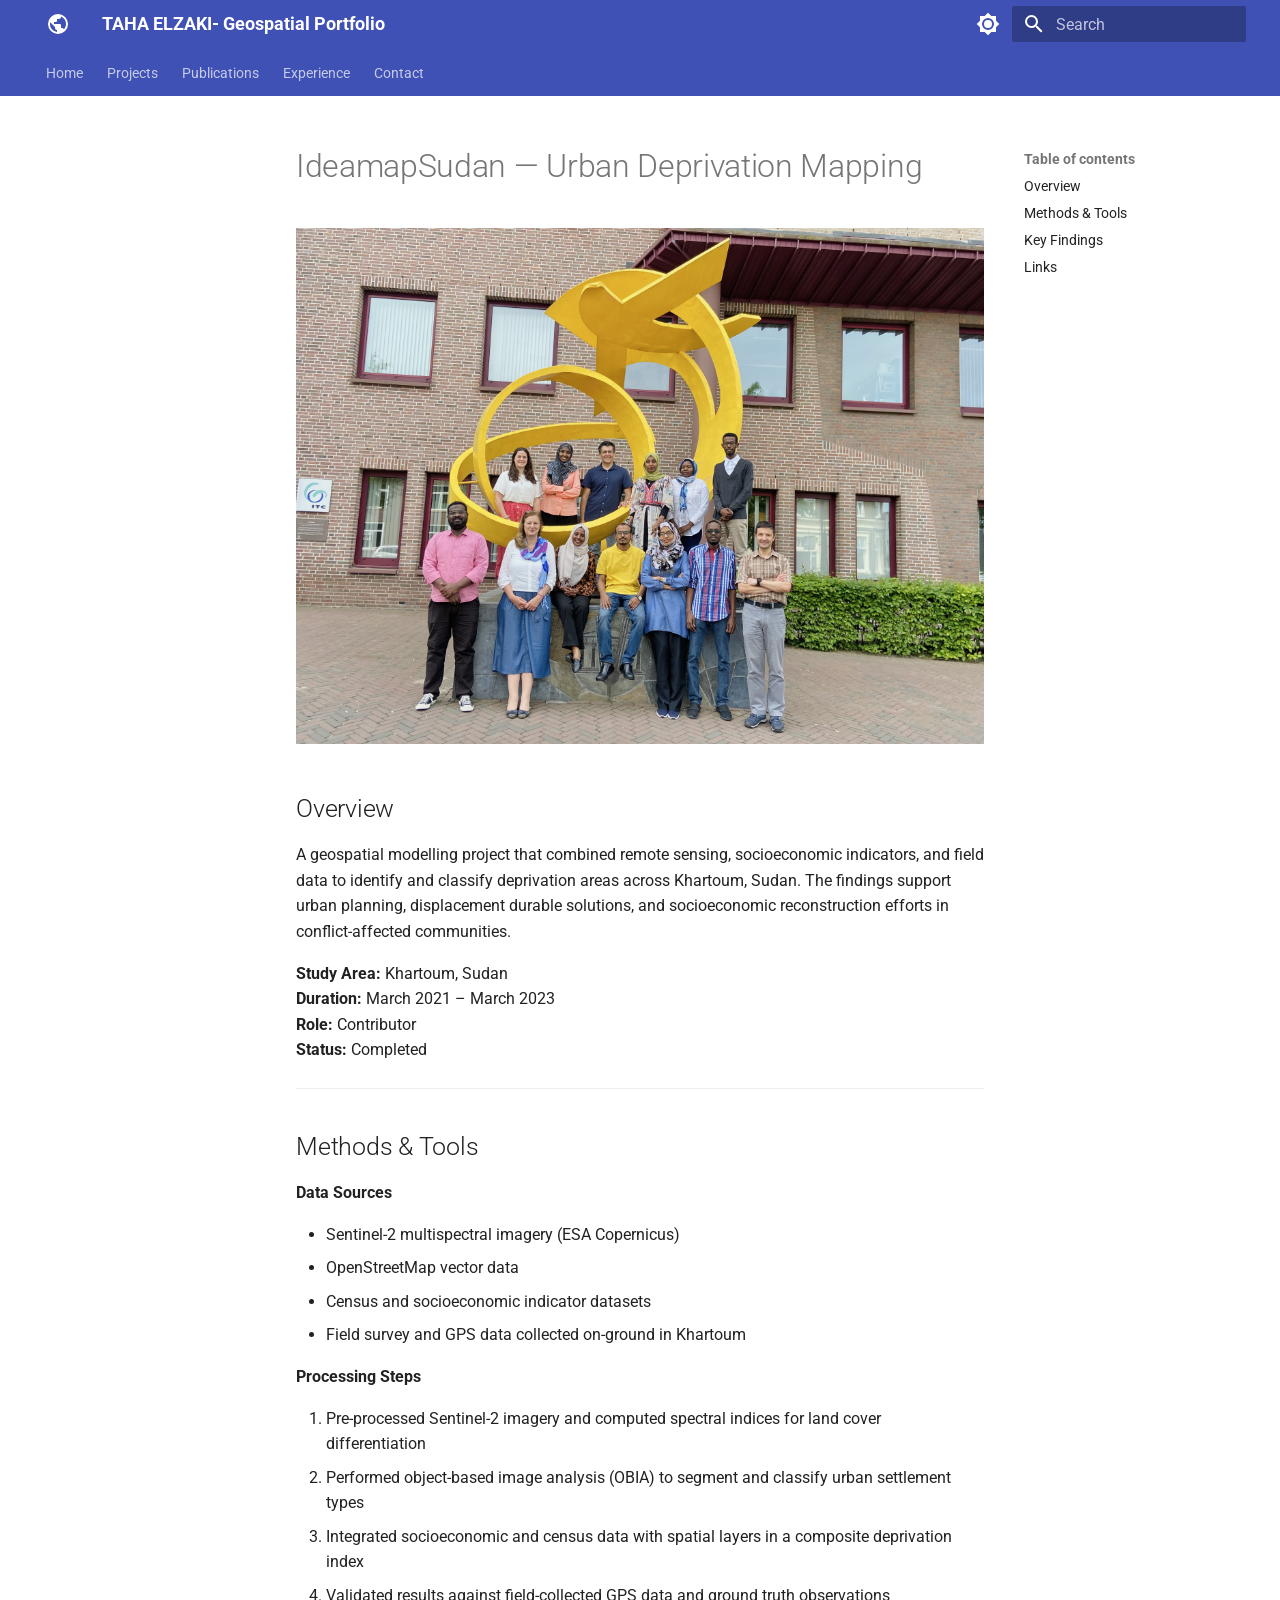
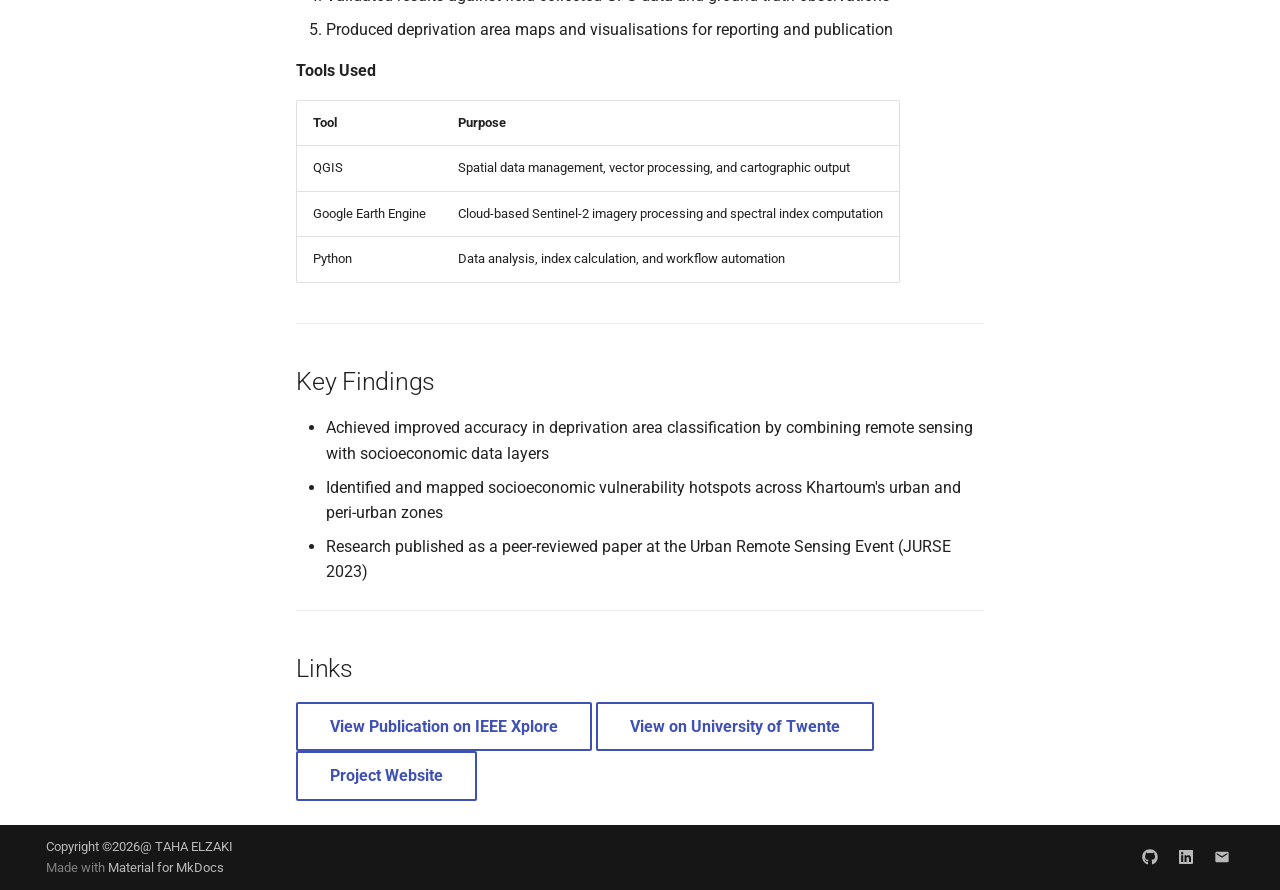
<file: projects/IdeamapSudan/index.html>
<!doctype html>
<html lang="en" class="no-js">
  <head>
    
      <meta charset="utf-8">
      <meta name="viewport" content="width=device-width,initial-scale=1">
      
        <meta name="description" content="Portfolio of TAHA ELZAKI — GIS, Remote Sensing, and Spatial Data Science">
      
      
        <meta name="author" content="TAHA ELZAKI">
      
      
      
      
      
        
      
      
      <link rel="icon" href="../../assets/images/favicon.png">
      <meta name="generator" content="mkdocs-1.6.1, mkdocs-material-9.7.6">
    
    
      
        <title>IdeamapSudan — Urban Deprivation Mapping - TAHA ELZAKI- Geospatial Portfolio</title>
      
    
    
      <link rel="stylesheet" href="../../assets/stylesheets/main.484c7ddc.min.css">
      
        
        <link rel="stylesheet" href="../../assets/stylesheets/palette.ab4e12ef.min.css">
      
      


    
    
      
    
    
      
        
        
        <link rel="preconnect" href="https://fonts.gstatic.com" crossorigin>
        <link rel="stylesheet" href="https://fonts.googleapis.com/css?family=Roboto:300,300i,400,400i,700,700i%7CRoboto+Mono:400,400i,700,700i&display=fallback">
        <style>:root{--md-text-font:"Roboto";--md-code-font:"Roboto Mono"}</style>
      
    
    
      <link rel="stylesheet" href="../../assets/css/extra.css">
    
    <script>__md_scope=new URL("../..",location),__md_hash=e=>[...e].reduce(((e,_)=>(e<<5)-e+_.charCodeAt(0)),0),__md_get=(e,_=localStorage,t=__md_scope)=>JSON.parse(_.getItem(t.pathname+"."+e)),__md_set=(e,_,t=localStorage,a=__md_scope)=>{try{t.setItem(a.pathname+"."+e,JSON.stringify(_))}catch(e){}}</script>
    
      

    
    
  </head>
  
  
    
    
      
    
    
    
    
    <body dir="ltr" data-md-color-scheme="default" data-md-color-primary="indigo" data-md-color-accent="blue">
  
    
    <input class="md-toggle" data-md-toggle="drawer" type="checkbox" id="__drawer" autocomplete="off">
    <input class="md-toggle" data-md-toggle="search" type="checkbox" id="__search" autocomplete="off">
    <label class="md-overlay" for="__drawer"></label>
    <div data-md-component="skip">
      
        
        <a href="#ideamapsudan-urban-deprivation-mapping" class="md-skip">
          Skip to content
        </a>
      
    </div>
    <div data-md-component="announce">
      
    </div>
    
    
      

<header class="md-header" data-md-component="header">
  <nav class="md-header__inner md-grid" aria-label="Header">
    <a href="../.." title="TAHA ELZAKI- Geospatial Portfolio" class="md-header__button md-logo" aria-label="TAHA ELZAKI- Geospatial Portfolio" data-md-component="logo">
      
  
  <svg xmlns="http://www.w3.org/2000/svg" viewBox="0 0 24 24"><path d="M17.9 17.39c-.26-.8-1.01-1.39-1.9-1.39h-1v-3a1 1 0 0 0-1-1H8v-2h2a1 1 0 0 0 1-1V7h2a2 2 0 0 0 2-2v-.41a7.984 7.984 0 0 1 2.9 12.8M11 19.93c-3.95-.49-7-3.85-7-7.93 0-.62.08-1.22.21-1.79L9 15v1a2 2 0 0 0 2 2m1-16A10 10 0 0 0 2 12a10 10 0 0 0 10 10 10 10 0 0 0 10-10A10 10 0 0 0 12 2"/></svg>

    </a>
    <label class="md-header__button md-icon" for="__drawer">
      
      <svg xmlns="http://www.w3.org/2000/svg" viewBox="0 0 24 24"><path d="M3 6h18v2H3zm0 5h18v2H3zm0 5h18v2H3z"/></svg>
    </label>
    <div class="md-header__title" data-md-component="header-title">
      <div class="md-header__ellipsis">
        <div class="md-header__topic">
          <span class="md-ellipsis">
            TAHA ELZAKI- Geospatial Portfolio
          </span>
        </div>
        <div class="md-header__topic" data-md-component="header-topic">
          <span class="md-ellipsis">
            
              IdeamapSudan — Urban Deprivation Mapping
            
          </span>
        </div>
      </div>
    </div>
    
      
        <form class="md-header__option" data-md-component="palette">
  
    
    
    
    <input class="md-option" data-md-color-media="" data-md-color-scheme="default" data-md-color-primary="indigo" data-md-color-accent="blue"  aria-label="Switch to dark mode"  type="radio" name="__palette" id="__palette_0">
    
      <label class="md-header__button md-icon" title="Switch to dark mode" for="__palette_1" hidden>
        <svg xmlns="http://www.w3.org/2000/svg" viewBox="0 0 24 24"><path d="M12 8a4 4 0 0 0-4 4 4 4 0 0 0 4 4 4 4 0 0 0 4-4 4 4 0 0 0-4-4m0 10a6 6 0 0 1-6-6 6 6 0 0 1 6-6 6 6 0 0 1 6 6 6 6 0 0 1-6 6m8-9.31V4h-4.69L12 .69 8.69 4H4v4.69L.69 12 4 15.31V20h4.69L12 23.31 15.31 20H20v-4.69L23.31 12z"/></svg>
      </label>
    
  
    
    
    
    <input class="md-option" data-md-color-media="" data-md-color-scheme="slate" data-md-color-primary="indigo" data-md-color-accent="blue"  aria-label="Switch to light mode"  type="radio" name="__palette" id="__palette_1">
    
      <label class="md-header__button md-icon" title="Switch to light mode" for="__palette_0" hidden>
        <svg xmlns="http://www.w3.org/2000/svg" viewBox="0 0 24 24"><path d="M12 18c-.89 0-1.74-.2-2.5-.55C11.56 16.5 13 14.42 13 12s-1.44-4.5-3.5-5.45C10.26 6.2 11.11 6 12 6a6 6 0 0 1 6 6 6 6 0 0 1-6 6m8-9.31V4h-4.69L12 .69 8.69 4H4v4.69L.69 12 4 15.31V20h4.69L12 23.31 15.31 20H20v-4.69L23.31 12z"/></svg>
      </label>
    
  
</form>
      
    
    
      <script>var palette=__md_get("__palette");if(palette&&palette.color){if("(prefers-color-scheme)"===palette.color.media){var media=matchMedia("(prefers-color-scheme: light)"),input=document.querySelector(media.matches?"[data-md-color-media='(prefers-color-scheme: light)']":"[data-md-color-media='(prefers-color-scheme: dark)']");palette.color.media=input.getAttribute("data-md-color-media"),palette.color.scheme=input.getAttribute("data-md-color-scheme"),palette.color.primary=input.getAttribute("data-md-color-primary"),palette.color.accent=input.getAttribute("data-md-color-accent")}for(var[key,value]of Object.entries(palette.color))document.body.setAttribute("data-md-color-"+key,value)}</script>
    
    
    
      
      
        <label class="md-header__button md-icon" for="__search">
          
          <svg xmlns="http://www.w3.org/2000/svg" viewBox="0 0 24 24"><path d="M9.5 3A6.5 6.5 0 0 1 16 9.5c0 1.61-.59 3.09-1.56 4.23l.27.27h.79l5 5-1.5 1.5-5-5v-.79l-.27-.27A6.52 6.52 0 0 1 9.5 16 6.5 6.5 0 0 1 3 9.5 6.5 6.5 0 0 1 9.5 3m0 2C7 5 5 7 5 9.5S7 14 9.5 14 14 12 14 9.5 12 5 9.5 5"/></svg>
        </label>
        <div class="md-search" data-md-component="search" role="dialog">
  <label class="md-search__overlay" for="__search"></label>
  <div class="md-search__inner" role="search">
    <form class="md-search__form" name="search">
      <input type="text" class="md-search__input" name="query" aria-label="Search" placeholder="Search" autocapitalize="off" autocorrect="off" autocomplete="off" spellcheck="false" data-md-component="search-query" required>
      <label class="md-search__icon md-icon" for="__search">
        
        <svg xmlns="http://www.w3.org/2000/svg" viewBox="0 0 24 24"><path d="M9.5 3A6.5 6.5 0 0 1 16 9.5c0 1.61-.59 3.09-1.56 4.23l.27.27h.79l5 5-1.5 1.5-5-5v-.79l-.27-.27A6.52 6.52 0 0 1 9.5 16 6.5 6.5 0 0 1 3 9.5 6.5 6.5 0 0 1 9.5 3m0 2C7 5 5 7 5 9.5S7 14 9.5 14 14 12 14 9.5 12 5 9.5 5"/></svg>
        
        <svg xmlns="http://www.w3.org/2000/svg" viewBox="0 0 24 24"><path d="M20 11v2H8l5.5 5.5-1.42 1.42L4.16 12l7.92-7.92L13.5 5.5 8 11z"/></svg>
      </label>
      <nav class="md-search__options" aria-label="Search">
        
        <button type="reset" class="md-search__icon md-icon" title="Clear" aria-label="Clear" tabindex="-1">
          
          <svg xmlns="http://www.w3.org/2000/svg" viewBox="0 0 24 24"><path d="M19 6.41 17.59 5 12 10.59 6.41 5 5 6.41 10.59 12 5 17.59 6.41 19 12 13.41 17.59 19 19 17.59 13.41 12z"/></svg>
        </button>
      </nav>
      
    </form>
    <div class="md-search__output">
      <div class="md-search__scrollwrap" tabindex="0" data-md-scrollfix>
        <div class="md-search-result" data-md-component="search-result">
          <div class="md-search-result__meta">
            Initializing search
          </div>
          <ol class="md-search-result__list" role="presentation"></ol>
        </div>
      </div>
    </div>
  </div>
</div>
      
    
    
  </nav>
  
</header>
    
    <div class="md-container" data-md-component="container">
      
      
        
          
            
<nav class="md-tabs" aria-label="Tabs" data-md-component="tabs">
  <div class="md-grid">
    <ul class="md-tabs__list">
      
        
  
  
  
  
    <li class="md-tabs__item">
      <a href="../.." class="md-tabs__link">
        
  
  
    
  
  Home

      </a>
    </li>
  

      
        
  
  
  
  
    
    
      <li class="md-tabs__item">
        <a href="../" class="md-tabs__link">
          
  
  
  Projects

        </a>
      </li>
    
  

      
        
  
  
  
  
    <li class="md-tabs__item">
      <a href="../../publications/" class="md-tabs__link">
        
  
  
    
  
  Publications

      </a>
    </li>
  

      
        
  
  
  
  
    <li class="md-tabs__item">
      <a href="../../experience/" class="md-tabs__link">
        
  
  
    
  
  Experience

      </a>
    </li>
  

      
        
  
  
  
  
    <li class="md-tabs__item">
      <a href="../../contact/" class="md-tabs__link">
        
  
  
    
  
  Contact

      </a>
    </li>
  

      
    </ul>
  </div>
</nav>
          
        
      
      <main class="md-main" data-md-component="main">
        <div class="md-main__inner md-grid">
          
            
              
              <div class="md-sidebar md-sidebar--primary" data-md-component="sidebar" data-md-type="navigation" >
                <div class="md-sidebar__scrollwrap">
                  <div class="md-sidebar__inner">
                    


  


<nav class="md-nav md-nav--primary md-nav--lifted" aria-label="Navigation" data-md-level="0">
  <label class="md-nav__title" for="__drawer">
    <a href="../.." title="TAHA ELZAKI- Geospatial Portfolio" class="md-nav__button md-logo" aria-label="TAHA ELZAKI- Geospatial Portfolio" data-md-component="logo">
      
  
  <svg xmlns="http://www.w3.org/2000/svg" viewBox="0 0 24 24"><path d="M17.9 17.39c-.26-.8-1.01-1.39-1.9-1.39h-1v-3a1 1 0 0 0-1-1H8v-2h2a1 1 0 0 0 1-1V7h2a2 2 0 0 0 2-2v-.41a7.984 7.984 0 0 1 2.9 12.8M11 19.93c-3.95-.49-7-3.85-7-7.93 0-.62.08-1.22.21-1.79L9 15v1a2 2 0 0 0 2 2m1-16A10 10 0 0 0 2 12a10 10 0 0 0 10 10 10 10 0 0 0 10-10A10 10 0 0 0 12 2"/></svg>

    </a>
    TAHA ELZAKI- Geospatial Portfolio
  </label>
  
  <ul class="md-nav__list" data-md-scrollfix>
    
      
      
  
  
  
  
    <li class="md-nav__item">
      <a href="../.." class="md-nav__link">
        
  
  
  <span class="md-ellipsis">
    
  
    Home
  

    
  </span>
  
  

      </a>
    </li>
  

    
      
      
  
  
  
  
    
    
    
    
      
      
    
    
    <li class="md-nav__item md-nav__item--nested">
      
        
        
        <input class="md-nav__toggle md-toggle " type="checkbox" id="__nav_2" >
        
          
          <label class="md-nav__link" for="__nav_2" id="__nav_2_label" tabindex="0">
            
  
  
  <span class="md-ellipsis">
    
  
    Projects
  

    
  </span>
  
  

            <span class="md-nav__icon md-icon"></span>
          </label>
        
        <nav class="md-nav" data-md-level="1" aria-labelledby="__nav_2_label" aria-expanded="false">
          <label class="md-nav__title" for="__nav_2">
            <span class="md-nav__icon md-icon"></span>
            
  
    Projects
  

          </label>
          <ul class="md-nav__list" data-md-scrollfix>
            
              
                
  
  
  
  
    <li class="md-nav__item">
      <a href="../" class="md-nav__link">
        
  
  
  <span class="md-ellipsis">
    
  
    All Projects
  

    
  </span>
  
  

      </a>
    </li>
  

              
            
              
                
  
  
  
  
    <li class="md-nav__item">
      <a href="../ideamapsudan.md" class="md-nav__link">
        
  
  
  <span class="md-ellipsis">
    
  
    IdeamapSudan
  

    
  </span>
  
  

      </a>
    </li>
  

              
            
              
                
  
  
  
  
    <li class="md-nav__item">
      <a href="../sample-notebook/" class="md-nav__link">
        
  
  
  <span class="md-ellipsis">
    
  
    Sample Notebook
  

    
  </span>
  
  

      </a>
    </li>
  

              
            
          </ul>
        </nav>
      
    </li>
  

    
      
      
  
  
  
  
    <li class="md-nav__item">
      <a href="../../publications/" class="md-nav__link">
        
  
  
  <span class="md-ellipsis">
    
  
    Publications
  

    
  </span>
  
  

      </a>
    </li>
  

    
      
      
  
  
  
  
    <li class="md-nav__item">
      <a href="../../experience/" class="md-nav__link">
        
  
  
  <span class="md-ellipsis">
    
  
    Experience
  

    
  </span>
  
  

      </a>
    </li>
  

    
      
      
  
  
  
  
    <li class="md-nav__item">
      <a href="../../contact/" class="md-nav__link">
        
  
  
  <span class="md-ellipsis">
    
  
    Contact
  

    
  </span>
  
  

      </a>
    </li>
  

    
  </ul>
</nav>
                  </div>
                </div>
              </div>
            
            
              
              <div class="md-sidebar md-sidebar--secondary" data-md-component="sidebar" data-md-type="toc" >
                <div class="md-sidebar__scrollwrap">
                  <div class="md-sidebar__inner">
                    

<nav class="md-nav md-nav--secondary" aria-label="Table of contents">
  
  
  
    
  
  
    <label class="md-nav__title" for="__toc">
      <span class="md-nav__icon md-icon"></span>
      Table of contents
    </label>
    <ul class="md-nav__list" data-md-component="toc" data-md-scrollfix>
      
        <li class="md-nav__item">
  <a href="#overview" class="md-nav__link">
    <span class="md-ellipsis">
      
        Overview
      
    </span>
  </a>
  
</li>
      
        <li class="md-nav__item">
  <a href="#methods-tools" class="md-nav__link">
    <span class="md-ellipsis">
      
        Methods &amp; Tools
      
    </span>
  </a>
  
</li>
      
        <li class="md-nav__item">
  <a href="#key-findings" class="md-nav__link">
    <span class="md-ellipsis">
      
        Key Findings
      
    </span>
  </a>
  
</li>
      
        <li class="md-nav__item">
  <a href="#links" class="md-nav__link">
    <span class="md-ellipsis">
      
        Links
      
    </span>
  </a>
  
</li>
      
    </ul>
  
</nav>
                  </div>
                </div>
              </div>
            
          
          
            <div class="md-content" data-md-component="content">
              
              <article class="md-content__inner md-typeset">
                
                  



<h1 id="ideamapsudan-urban-deprivation-mapping">IdeamapSudan — Urban Deprivation Mapping</h1>
<p><img alt="Project overview image" src="../../assets/images/project1-cover.png" /></p>
<h2 id="overview">Overview</h2>
<p>A geospatial modelling project that combined remote sensing, socioeconomic indicators, and field data to identify and classify deprivation areas across Khartoum, Sudan. The findings support urban planning, displacement durable solutions, and socioeconomic reconstruction efforts in conflict-affected communities.</p>
<p><strong>Study Area:</strong> Khartoum, Sudan<br />
<strong>Duration:</strong> March 2021 – March 2023<br />
<strong>Role:</strong> Contributor<br />
<strong>Status:</strong> Completed</p>
<hr />
<h2 id="methods-tools">Methods &amp; Tools</h2>
<p><strong>Data Sources</strong></p>
<ul>
<li>Sentinel-2 multispectral imagery (ESA Copernicus)</li>
<li>OpenStreetMap vector data</li>
<li>Census and socioeconomic indicator datasets</li>
<li>Field survey and GPS data collected on-ground in Khartoum</li>
</ul>
<p><strong>Processing Steps</strong></p>
<ol>
<li>Pre-processed Sentinel-2 imagery and computed spectral indices for land cover differentiation</li>
<li>Performed object-based image analysis (OBIA) to segment and classify urban settlement types</li>
<li>Integrated socioeconomic and census data with spatial layers in a composite deprivation index</li>
<li>Validated results against field-collected GPS data and ground truth observations</li>
<li>Produced deprivation area maps and visualisations for reporting and publication</li>
</ol>
<p><strong>Tools Used</strong></p>
<table>
<thead>
<tr>
<th>Tool</th>
<th>Purpose</th>
</tr>
</thead>
<tbody>
<tr>
<td>QGIS</td>
<td>Spatial data management, vector processing, and cartographic output</td>
</tr>
<tr>
<td>Google Earth Engine</td>
<td>Cloud-based Sentinel-2 imagery processing and spectral index computation</td>
</tr>
<tr>
<td>Python</td>
<td>Data analysis, index calculation, and workflow automation</td>
</tr>
</tbody>
</table>
<hr />
<h2 id="key-findings">Key Findings</h2>
<ul>
<li>Achieved improved accuracy in deprivation area classification by combining remote sensing with socioeconomic data layers</li>
<li>Identified and mapped socioeconomic vulnerability hotspots across Khartoum's urban and peri-urban zones</li>
<li>Research published as a peer-reviewed paper at the Urban Remote Sensing Event (JURSE 2023)</li>
</ul>
<hr />
<h2 id="links">Links</h2>
<p><a class="md-button" href="https://ieeexplore.ieee.org/document/10144211">View Publication on IEEE Xplore</a>
<a class="md-button" href="https://research.utwente.nl/en/publications/ideamapsudan-geo-spatial-modelling-of-urban-poverty">View on University of Twente</a>
<a class="md-button" href="https://www.idea-maps.net/">Project Website</a></p>












                
              </article>
            </div>
          
          
<script>var target=document.getElementById(location.hash.slice(1));target&&target.name&&(target.checked=target.name.startsWith("__tabbed_"))</script>
        </div>
        
          <button type="button" class="md-top md-icon" data-md-component="top" hidden>
  
  <svg xmlns="http://www.w3.org/2000/svg" viewBox="0 0 24 24"><path d="M13 20h-2V8l-5.5 5.5-1.42-1.42L12 4.16l7.92 7.92-1.42 1.42L13 8z"/></svg>
  Back to top
</button>
        
      </main>
      
        <footer class="md-footer">
  
  <div class="md-footer-meta md-typeset">
    <div class="md-footer-meta__inner md-grid">
      <div class="md-copyright">
  
    <div class="md-copyright__highlight">
      Copyright &copy;2026@ TAHA ELZAKI
    </div>
  
  
    Made with
    <a href="https://squidfunk.github.io/mkdocs-material/" target="_blank" rel="noopener">
      Material for MkDocs
    </a>
  
</div>
      
        
<div class="md-social">
  
    
    
    
    
      
      
    
    <a href="https://github.com/[YOUR-GITHUB-USERNAME]" target="_blank" rel="noopener" title="github.com" class="md-social__link">
      <svg xmlns="http://www.w3.org/2000/svg" viewBox="0 0 512 512"><!--! Font Awesome Free 7.1.0 by @fontawesome - https://fontawesome.com License - https://fontawesome.com/license/free (Icons: CC BY 4.0, Fonts: SIL OFL 1.1, Code: MIT License) Copyright 2025 Fonticons, Inc.--><path d="M173.9 397.4c0 2-2.3 3.6-5.2 3.6-3.3.3-5.6-1.3-5.6-3.6 0-2 2.3-3.6 5.2-3.6 3-.3 5.6 1.3 5.6 3.6m-31.1-4.5c-.7 2 1.3 4.3 4.3 4.9 2.6 1 5.6 0 6.2-2s-1.3-4.3-4.3-5.2c-2.6-.7-5.5.3-6.2 2.3m44.2-1.7c-2.9.7-4.9 2.6-4.6 4.9.3 2 2.9 3.3 5.9 2.6 2.9-.7 4.9-2.6 4.6-4.6-.3-1.9-3-3.2-5.9-2.9M252.8 8C114.1 8 8 113.3 8 252c0 110.9 69.8 205.8 169.5 239.2 12.8 2.3 17.3-5.6 17.3-12.1 0-6.2-.3-40.4-.3-61.4 0 0-70 15-84.7-29.8 0 0-11.4-29.1-27.8-36.6 0 0-22.9-15.7 1.6-15.4 0 0 24.9 2 38.6 25.8 21.9 38.6 58.6 27.5 72.9 20.9 2.3-16 8.8-27.1 16-33.7-55.9-6.2-112.3-14.3-112.3-110.5 0-27.5 7.6-41.3 23.6-58.9-2.6-6.5-11.1-33.3 2.6-67.9 20.9-6.5 69 27 69 27 20-5.6 41.5-8.5 62.8-8.5s42.8 2.9 62.8 8.5c0 0 48.1-33.6 69-27 13.7 34.7 5.2 61.4 2.6 67.9 16 17.7 25.8 31.5 25.8 58.9 0 96.5-58.9 104.2-114.8 110.5 9.2 7.9 17 22.9 17 46.4 0 33.7-.3 75.4-.3 83.6 0 6.5 4.6 14.4 17.3 12.1C436.2 457.8 504 362.9 504 252 504 113.3 391.5 8 252.8 8M105.2 352.9c-1.3 1-1 3.3.7 5.2 1.6 1.6 3.9 2.3 5.2 1 1.3-1 1-3.3-.7-5.2-1.6-1.6-3.9-2.3-5.2-1m-10.8-8.1c-.7 1.3.3 2.9 2.3 3.9 1.6 1 3.6.7 4.3-.7.7-1.3-.3-2.9-2.3-3.9-2-.6-3.6-.3-4.3.7m32.4 35.6c-1.6 1.3-1 4.3 1.3 6.2 2.3 2.3 5.2 2.6 6.5 1 1.3-1.3.7-4.3-1.3-6.2-2.2-2.3-5.2-2.6-6.5-1m-11.4-14.7c-1.6 1-1.6 3.6 0 5.9s4.3 3.3 5.6 2.3c1.6-1.3 1.6-3.9 0-6.2-1.4-2.3-4-3.3-5.6-2"/></svg>
    </a>
  
    
    
    
    
      
      
    
    <a href="https://linkedin.com/in/[YOUR-LINKEDIN-USERNAME]" target="_blank" rel="noopener" title="linkedin.com" class="md-social__link">
      <svg xmlns="http://www.w3.org/2000/svg" viewBox="0 0 448 512"><!--! Font Awesome Free 7.1.0 by @fontawesome - https://fontawesome.com License - https://fontawesome.com/license/free (Icons: CC BY 4.0, Fonts: SIL OFL 1.1, Code: MIT License) Copyright 2025 Fonticons, Inc.--><path d="M416 32H31.9C14.3 32 0 46.5 0 64.3v383.4C0 465.5 14.3 480 31.9 480H416c17.6 0 32-14.5 32-32.3V64.3c0-17.8-14.4-32.3-32-32.3M135.4 416H69V202.2h66.5V416zM102.2 96a38.5 38.5 0 1 1 0 77 38.5 38.5 0 1 1 0-77m282.1 320h-66.4V312c0-24.8-.5-56.7-34.5-56.7-34.6 0-39.9 27-39.9 54.9V416h-66.4V202.2h63.7v29.2h.9c8.9-16.8 30.6-34.5 62.9-34.5 67.2 0 79.7 44.3 79.7 101.9z"/></svg>
    </a>
  
    
    
    
    
    <a href="mailto:[YOUR-EMAIL-ADDRESS]" target="_blank" rel="noopener" title="" class="md-social__link">
      <svg xmlns="http://www.w3.org/2000/svg" viewBox="0 0 24 24"><path d="m20 8-8 5-8-5V6l8 5 8-5m0-2H4c-1.11 0-2 .89-2 2v12a2 2 0 0 0 2 2h16a2 2 0 0 0 2-2V6a2 2 0 0 0-2-2"/></svg>
    </a>
  
</div>
      
    </div>
  </div>
</footer>
      
    </div>
    <div class="md-dialog" data-md-component="dialog">
      <div class="md-dialog__inner md-typeset"></div>
    </div>
    
    
    
      
      
      <script id="__config" type="application/json">{"annotate": null, "base": "../..", "features": ["navigation.tabs", "navigation.top", "content.code.copy"], "search": "../../assets/javascripts/workers/search.2c215733.min.js", "tags": null, "translations": {"clipboard.copied": "Copied to clipboard", "clipboard.copy": "Copy to clipboard", "search.result.more.one": "1 more on this page", "search.result.more.other": "# more on this page", "search.result.none": "No matching documents", "search.result.one": "1 matching document", "search.result.other": "# matching documents", "search.result.placeholder": "Type to start searching", "search.result.term.missing": "Missing", "select.version": "Select version"}, "version": null}</script>
    
    
      <script src="../../assets/javascripts/bundle.79ae519e.min.js"></script>
      
    
  </body>
</html>
</file>
<file: assets/css/extra.css>
/* Profile photo on the Home page */
.profile-photo {
  border-radius: 50%;
  width: 160px;
  height: 160px;
  object-fit: cover;
  display: block;
  margin: 0 auto 0.75rem auto;
}

/* Hero banner cover image */
.hero-banner {
  width: 100%;
  max-height: 380px;
  overflow: hidden;
  border-radius: 12px;
  margin-bottom: 2rem;
}

.hero-banner img {
  width: 100%;
  height: 380px;
  object-fit: cover;
  object-position: center;
  display: block;
}
/* About Me section on the Home page */
.about-section {
  display: flex;
  gap: 2rem;
  align-items: center;
}

.about-text {
  flex: 1;
}

.about-image {
  flex: 0 0 auto;
}

.about-image img {
  width: 400px;
  border-radius: 8px;
  display: block;
}

@media (max-width: 600px) {
  .about-section {
    flex-direction: column;
  }
  .about-image img {
    width: 100%;
  }
}

/* Timeline on the Experience page */
.timeline {
  padding-left: 1.75rem;
  border-left: 3px solid var(--md-primary-fg-color--light);
}

.timeline-entry {
  position: relative;
  margin-bottom: 1.75rem;
}

.timeline-entry::before {
  content: '';
  position: absolute;
  left: -2.2rem;
  top: 0.45rem;
  width: 0.9rem;
  height: 0.9rem;
  border-radius: 50%;
  background-color: var(--md-primary-fg-color);
  border: 2px solid var(--md-default-bg-color);
}

.timeline-entry h3 {
  margin-top: 0;
}

/* Skills grid cards on the Home page */
.md-typeset .grid.cards > ul > li {
  background-color: #f0f7ff;
}

/* Project cards on the Projects gallery page */
.project-card {
  border: 1px solid var(--md-default-fg-color--lightest);
  border-radius: 8px;
  padding: 1rem;
  background-color: #f0f7ff;
  transition: box-shadow 0.2s;
}

.project-card:hover {
  box-shadow: 0 4px 16px rgba(0, 0, 0, 0.12);
}

.project-card img {
  width: 100%;
  height: 180px;
  object-fit: cover;
  border-radius: 4px;
  margin-bottom: 0.75rem;
}
</file>
<file: assets/stylesheets/main.484c7ddc.min.css>
@charset "UTF-8";html{-webkit-text-size-adjust:none;-moz-text-size-adjust:none;text-size-adjust:none;box-sizing:border-box}*,:after,:before{box-sizing:inherit}@media (prefers-reduced-motion){*,:after,:before{transition:none!important}}body{margin:0}a,button,input,label{-webkit-tap-highlight-color:transparent}a{color:inherit;text-decoration:none}hr{border:0;box-sizing:initial;display:block;height:.05rem;overflow:visible;padding:0}small{font-size:80%}sub,sup{line-height:1em}img{border-style:none}table{border-collapse:initial;border-spacing:0}td,th{font-weight:400;vertical-align:top}button{background:#0000;border:0;font-family:inherit;font-size:inherit;margin:0;padding:0}input{border:0;outline:none}:root{--md-primary-fg-color:#4051b5;--md-primary-fg-color--light:#5d6cc0;--md-primary-fg-color--dark:#303fa1;--md-primary-bg-color:#fff;--md-primary-bg-color--light:#ffffffb3;--md-accent-fg-color:#526cfe;--md-accent-fg-color--transparent:#526cfe1a;--md-accent-bg-color:#fff;--md-accent-bg-color--light:#ffffffb3}[data-md-color-scheme=default]{color-scheme:light}[data-md-color-scheme=default] img[src$="#gh-dark-mode-only"],[data-md-color-scheme=default] img[src$="#only-dark"]{display:none}:root,[data-md-color-scheme=default]{--md-hue:225deg;--md-default-fg-color:#000000de;--md-default-fg-color--light:#0000008a;--md-default-fg-color--lighter:#00000052;--md-default-fg-color--lightest:#00000012;--md-default-bg-color:#fff;--md-default-bg-color--light:#ffffffb3;--md-default-bg-color--lighter:#ffffff4d;--md-default-bg-color--lightest:#ffffff1f;--md-code-fg-color:#36464e;--md-code-bg-color:#f5f5f5;--md-code-bg-color--light:#f5f5f5b3;--md-code-bg-color--lighter:#f5f5f54d;--md-code-hl-color:#4287ff;--md-code-hl-color--light:#4287ff1a;--md-code-hl-number-color:#d52a2a;--md-code-hl-special-color:#db1457;--md-code-hl-function-color:#a846b9;--md-code-hl-constant-color:#6e59d9;--md-code-hl-keyword-color:#3f6ec6;--md-code-hl-string-color:#1c7d4d;--md-code-hl-name-color:var(--md-code-fg-color);--md-code-hl-operator-color:var(--md-default-fg-color--light);--md-code-hl-punctuation-color:var(--md-default-fg-color--light);--md-code-hl-comment-color:var(--md-default-fg-color--light);--md-code-hl-generic-color:var(--md-default-fg-color--light);--md-code-hl-variable-color:var(--md-default-fg-color--light);--md-typeset-color:var(--md-default-fg-color);--md-typeset-a-color:var(--md-primary-fg-color);--md-typeset-del-color:#f5503d26;--md-typeset-ins-color:#0bd57026;--md-typeset-kbd-color:#fafafa;--md-typeset-kbd-accent-color:#fff;--md-typeset-kbd-border-color:#b8b8b8;--md-typeset-mark-color:#ffff0080;--md-typeset-table-color:#0000001f;--md-typeset-table-color--light:rgba(0,0,0,.035);--md-admonition-fg-color:var(--md-default-fg-color);--md-admonition-bg-color:var(--md-default-bg-color);--md-warning-fg-color:#000000de;--md-warning-bg-color:#ff9;--md-footer-fg-color:#fff;--md-footer-fg-color--light:#ffffffb3;--md-footer-fg-color--lighter:#ffffff73;--md-footer-bg-color:#000000de;--md-footer-bg-color--dark:#00000052;--md-shadow-z1:0 0.2rem 0.5rem #0000000d,0 0 0.05rem #0000001a;--md-shadow-z2:0 0.2rem 0.5rem #0000001a,0 0 0.05rem #00000040;--md-shadow-z3:0 0.2rem 0.5rem #0003,0 0 0.05rem #00000059}.md-icon svg{fill:currentcolor;display:block;height:1.2rem;width:1.2rem}body{-webkit-font-smoothing:antialiased;-moz-osx-font-smoothing:grayscale;--md-text-font-family:var(--md-text-font,_),-apple-system,BlinkMacSystemFont,Helvetica,Arial,sans-serif;--md-code-font-family:var(--md-code-font,_),SFMono-Regular,Consolas,Menlo,monospace}aside,body,input{font-feature-settings:"kern","liga";color:var(--md-typeset-color);font-family:var(--md-text-font-family)}code,kbd,pre{font-feature-settings:"kern";font-family:var(--md-code-font-family)}:root{--md-typeset-table-sort-icon:url('data:image/svg+xml;charset=utf-8,<svg xmlns="http://www.w3.org/2000/svg" viewBox="0 0 24 24"><path d="m18 21-4-4h3V7h-3l4-4 4 4h-3v10h3M2 19v-2h10v2M2 13v-2h7v2M2 7V5h4v2z"/></svg>');--md-typeset-table-sort-icon--asc:url('data:image/svg+xml;charset=utf-8,<svg xmlns="http://www.w3.org/2000/svg" viewBox="0 0 24 24"><path d="M19 17h3l-4 4-4-4h3V3h2M2 17h10v2H2M6 5v2H2V5m0 6h7v2H2z"/></svg>');--md-typeset-table-sort-icon--desc:url('data:image/svg+xml;charset=utf-8,<svg xmlns="http://www.w3.org/2000/svg" viewBox="0 0 24 24"><path d="M19 7h3l-4-4-4 4h3v14h2M2 17h10v2H2M6 5v2H2V5m0 6h7v2H2z"/></svg>')}.md-typeset{-webkit-print-color-adjust:exact;color-adjust:exact;font-size:.8rem;line-height:1.6;overflow-wrap:break-word}@media print{.md-typeset{font-size:.68rem}}.md-typeset blockquote,.md-typeset dl,.md-typeset figure,.md-typeset ol,.md-typeset pre,.md-typeset ul{margin-bottom:1em;margin-top:1em}.md-typeset h1{color:var(--md-default-fg-color--light);font-size:2em;line-height:1.3;margin:0 0 1.25em}.md-typeset h1,.md-typeset h2{font-weight:300;letter-spacing:-.01em}.md-typeset h2{font-size:1.5625em;line-height:1.4;margin:1.6em 0 .64em}.md-typeset h3{font-size:1.25em;font-weight:400;letter-spacing:-.01em;line-height:1.5;margin:1.6em 0 .8em}.md-typeset h2+h3{margin-top:.8em}.md-typeset h4{font-weight:700;letter-spacing:-.01em;margin:1em 0}.md-typeset h5,.md-typeset h6{color:var(--md-default-fg-color--light);font-size:.8em;font-weight:700;letter-spacing:-.01em;margin:1.25em 0}.md-typeset h5{text-transform:uppercase}.md-typeset h5 code{text-transform:none}.md-typeset hr{border-bottom:.05rem solid var(--md-default-fg-color--lightest);display:flow-root;margin:1.5em 0}.md-typeset a{color:var(--md-typeset-a-color);word-break:break-word}.md-typeset a,.md-typeset a:before{transition:color 125ms}.md-typeset a:focus,.md-typeset a:hover{color:var(--md-accent-fg-color)}.md-typeset a:focus code,.md-typeset a:hover code{background-color:var(--md-accent-fg-color--transparent);color:var(--md-accent-fg-color)}.md-typeset a code{color:var(--md-typeset-a-color)}.md-typeset a.focus-visible{outline-color:var(--md-accent-fg-color);outline-offset:.2rem}.md-typeset code,.md-typeset kbd,.md-typeset pre{color:var(--md-code-fg-color);direction:ltr;font-variant-ligatures:none;transition:background-color 125ms}@media print{.md-typeset code,.md-typeset kbd,.md-typeset pre{white-space:pre-wrap}}.md-typeset code{background-color:var(--md-code-bg-color);border-radius:.1rem;-webkit-box-decoration-break:clone;box-decoration-break:clone;font-size:.85em;padding:0 .2941176471em;transition:color 125ms,background-color 125ms;word-break:break-word}.md-typeset code:not(.focus-visible){-webkit-tap-highlight-color:transparent;outline:none}.md-typeset pre{display:flow-root;line-height:1.4;position:relative}.md-typeset pre>code{-webkit-box-decoration-break:slice;box-decoration-break:slice;box-shadow:none;display:block;margin:0;outline-color:var(--md-accent-fg-color);overflow:auto;padding:.7720588235em 1.1764705882em;scrollbar-color:var(--md-default-fg-color--lighter) #0000;scrollbar-width:thin;touch-action:auto;word-break:normal}.md-typeset pre>code:hover{scrollbar-color:var(--md-accent-fg-color) #0000}.md-typeset pre>code::-webkit-scrollbar{height:.2rem;width:.2rem}.md-typeset pre>code::-webkit-scrollbar-thumb{background-color:var(--md-default-fg-color--lighter)}.md-typeset pre>code::-webkit-scrollbar-thumb:hover{background-color:var(--md-accent-fg-color)}.md-typeset kbd{background-color:var(--md-typeset-kbd-color);border-radius:.1rem;box-shadow:0 .1rem 0 .05rem var(--md-typeset-kbd-border-color),0 .1rem 0 var(--md-typeset-kbd-border-color),0 -.1rem .2rem var(--md-typeset-kbd-accent-color) inset;color:var(--md-default-fg-color);display:inline-block;font-size:.75em;padding:0 .6666666667em;vertical-align:text-top;word-break:break-word}.md-typeset mark{background-color:var(--md-typeset-mark-color);-webkit-box-decoration-break:clone;box-decoration-break:clone;color:inherit;word-break:break-word}.md-typeset abbr{cursor:help;text-decoration:none}.md-typeset [data-preview],.md-typeset abbr{border-bottom:.05rem dotted var(--md-default-fg-color--light)}.md-typeset small{opacity:.75}[dir=ltr] .md-typeset sub,[dir=ltr] .md-typeset sup{margin-left:.078125em}[dir=rtl] .md-typeset sub,[dir=rtl] .md-typeset sup{margin-right:.078125em}[dir=ltr] .md-typeset blockquote{padding-left:.6rem}[dir=rtl] .md-typeset blockquote{padding-right:.6rem}[dir=ltr] .md-typeset blockquote{border-left:.2rem solid var(--md-default-fg-color--lighter)}[dir=rtl] .md-typeset blockquote{border-right:.2rem solid var(--md-default-fg-color--lighter)}.md-typeset blockquote{color:var(--md-default-fg-color--light);margin-left:0;margin-right:0}.md-typeset ul{list-style-type:disc}.md-typeset ul[type]{list-style-type:revert-layer}[dir=ltr] .md-typeset ol,[dir=ltr] .md-typeset ul{margin-left:.625em}[dir=rtl] .md-typeset ol,[dir=rtl] .md-typeset ul{margin-right:.625em}.md-typeset ol,.md-typeset ul{padding:0}.md-typeset ol:not([hidden]),.md-typeset ul:not([hidden]){display:flow-root}.md-typeset ol ol,.md-typeset ul ol{list-style-type:lower-alpha}.md-typeset ol ol ol,.md-typeset ul ol ol{list-style-type:lower-roman}.md-typeset ol ol ol ol,.md-typeset ul ol ol ol{list-style-type:upper-alpha}.md-typeset ol ol ol ol ol,.md-typeset ul ol ol ol ol{list-style-type:upper-roman}.md-typeset ol[type],.md-typeset ul[type]{list-style-type:revert-layer}[dir=ltr] .md-typeset ol li,[dir=ltr] .md-typeset ul li{margin-left:1.25em}[dir=rtl] .md-typeset ol li,[dir=rtl] .md-typeset ul li{margin-right:1.25em}.md-typeset ol li,.md-typeset ul li{margin-bottom:.5em}.md-typeset ol li blockquote,.md-typeset ol li p,.md-typeset ul li blockquote,.md-typeset ul li p{margin:.5em 0}.md-typeset ol li:last-child,.md-typeset ul li:last-child{margin-bottom:0}[dir=ltr] .md-typeset ol li ol,[dir=ltr] .md-typeset ol li ul,[dir=ltr] .md-typeset ul li ol,[dir=ltr] .md-typeset ul li ul{margin-left:.625em}[dir=rtl] .md-typeset ol li ol,[dir=rtl] .md-typeset ol li ul,[dir=rtl] .md-typeset ul li ol,[dir=rtl] .md-typeset ul li ul{margin-right:.625em}.md-typeset ol li ol,.md-typeset ol li ul,.md-typeset ul li ol,.md-typeset ul li ul{margin-bottom:.5em;margin-top:.5em}[dir=ltr] .md-typeset dd{margin-left:1.875em}[dir=rtl] .md-typeset dd{margin-right:1.875em}.md-typeset dd{margin-bottom:1.5em;margin-top:1em}.md-typeset img,.md-typeset svg,.md-typeset video{height:auto;max-width:100%}.md-typeset img[align=left]{margin:1em 1em 1em 0}.md-typeset img[align=right]{margin:1em 0 1em 1em}.md-typeset img[align]:only-child{margin-top:0}.md-typeset figure{display:flow-root;margin:1em auto;max-width:100%;text-align:center;width:fit-content}.md-typeset figure img{display:block;margin:0 auto}.md-typeset figcaption{font-style:italic;margin:1em auto;max-width:24rem}.md-typeset iframe{max-width:100%}.md-typeset table:not([class]){background-color:var(--md-default-bg-color);border:.05rem solid var(--md-typeset-table-color);border-radius:.1rem;display:inline-block;font-size:.64rem;max-width:100%;overflow:auto;touch-action:auto}@media print{.md-typeset table:not([class]){display:table}}.md-typeset table:not([class])+*{margin-top:1.5em}.md-typeset table:not([class]) td>:first-child,.md-typeset table:not([class]) th>:first-child{margin-top:0}.md-typeset table:not([class]) td>:last-child,.md-typeset table:not([class]) th>:last-child{margin-bottom:0}.md-typeset table:not([class]) td:not([align]),.md-typeset table:not([class]) th:not([align]){text-align:left}[dir=rtl] .md-typeset table:not([class]) td:not([align]),[dir=rtl] .md-typeset table:not([class]) th:not([align]){text-align:right}.md-typeset table:not([class]) th{font-weight:700;min-width:5rem;padding:.9375em 1.25em;vertical-align:top}.md-typeset table:not([class]) td{border-top:.05rem solid var(--md-typeset-table-color);padding:.9375em 1.25em;vertical-align:top}.md-typeset table:not([class]) tbody tr{transition:background-color 125ms}.md-typeset table:not([class]) tbody tr:hover{background-color:var(--md-typeset-table-color--light);box-shadow:0 .05rem 0 var(--md-default-bg-color) inset}.md-typeset table:not([class]) a{word-break:normal}.md-typeset table th[role=columnheader]{cursor:pointer}[dir=ltr] .md-typeset table th[role=columnheader]:after{margin-left:.5em}[dir=rtl] .md-typeset table th[role=columnheader]:after{margin-right:.5em}.md-typeset table th[role=columnheader]:after{content:"";display:inline-block;height:1.2em;-webkit-mask-image:var(--md-typeset-table-sort-icon);mask-image:var(--md-typeset-table-sort-icon);-webkit-mask-repeat:no-repeat;mask-repeat:no-repeat;-webkit-mask-size:contain;mask-size:contain;transition:background-color 125ms;vertical-align:text-bottom;width:1.2em}.md-typeset table th[role=columnheader]:hover:after{background-color:var(--md-default-fg-color--lighter)}.md-typeset table th[role=columnheader][aria-sort=ascending]:after{background-color:var(--md-default-fg-color--light);-webkit-mask-image:var(--md-typeset-table-sort-icon--asc);mask-image:var(--md-typeset-table-sort-icon--asc)}.md-typeset table th[role=columnheader][aria-sort=descending]:after{background-color:var(--md-default-fg-color--light);-webkit-mask-image:var(--md-typeset-table-sort-icon--desc);mask-image:var(--md-typeset-table-sort-icon--desc)}.md-typeset__scrollwrap{margin:1em -.8rem;overflow-x:auto;touch-action:auto}.md-typeset__table{display:inline-block;margin-bottom:.5em;padding:0 .8rem}@media print{.md-typeset__table{display:block}}html .md-typeset__table table{display:table;margin:0;overflow:hidden;width:100%}@media screen and (max-width:44.984375em){.md-content__inner>pre{margin:1em -.8rem}.md-content__inner>pre code{border-radius:0}}.md-typeset .md-author{border-radius:100%;display:block;flex-shrink:0;height:1.6rem;overflow:hidden;position:relative;transition:color 125ms,transform 125ms;width:1.6rem}.md-typeset .md-author img{display:block}.md-typeset .md-author--more{background:var(--md-default-fg-color--lightest);color:var(--md-default-fg-color--lighter);font-size:.6rem;font-weight:700;line-height:1.6rem;text-align:center}.md-typeset .md-author--long{height:2.4rem;width:2.4rem}.md-typeset a.md-author{transform:scale(1)}.md-typeset a.md-author img{border-radius:100%;filter:grayscale(100%) opacity(75%);transition:filter 125ms}.md-typeset a.md-author:focus,.md-typeset a.md-author:hover{transform:scale(1.1);z-index:1}.md-typeset a.md-author:focus img,.md-typeset a.md-author:hover img{filter:grayscale(0)}.md-banner{background-color:var(--md-footer-bg-color);color:var(--md-footer-fg-color);overflow:auto}@media print{.md-banner{display:none}}.md-banner--warning{background-color:var(--md-warning-bg-color);color:var(--md-warning-fg-color)}.md-banner__inner{font-size:.7rem;margin:.6rem auto;padding:0 .8rem}[dir=ltr] .md-banner__button{float:right}[dir=rtl] .md-banner__button{float:left}.md-banner__button{color:inherit;cursor:pointer;transition:opacity .25s}.no-js .md-banner__button{display:none}.md-banner__button:hover{opacity:.7}html{font-size:125%;height:100%;overflow-x:hidden}@media screen and (min-width:100em){html{font-size:137.5%}}@media screen and (min-width:125em){html{font-size:150%}}body{background-color:var(--md-default-bg-color);display:flex;flex-direction:column;font-size:.5rem;min-height:100%;position:relative;width:100%}@media print{body{display:block}}@media screen and (max-width:59.984375em){body[data-md-scrolllock]{position:fixed}}.md-grid{margin-left:auto;margin-right:auto;max-width:61rem}.md-container{display:flex;flex-direction:column;flex-grow:1}@media print{.md-container{display:block}}.md-main{flex-grow:1}.md-main__inner{display:flex;height:100%;margin-top:1.5rem}.md-ellipsis{overflow:hidden;text-overflow:ellipsis}.md-toggle{display:none}.md-option{height:0;opacity:0;position:absolute;width:0}.md-option:checked+label:not([hidden]){display:block}.md-option.focus-visible+label{outline-color:var(--md-accent-fg-color);outline-style:auto}.md-skip{background-color:var(--md-default-fg-color);border-radius:.1rem;color:var(--md-default-bg-color);font-size:.64rem;margin:.5rem;opacity:0;outline-color:var(--md-accent-fg-color);padding:.3rem .5rem;position:fixed;transform:translateY(.4rem);z-index:-1}.md-skip:focus{opacity:1;transform:translateY(0);transition:transform .25s cubic-bezier(.4,0,.2,1),opacity 175ms 75ms;z-index:10}@page{margin:25mm}:root{--md-clipboard-icon:url('data:image/svg+xml;charset=utf-8,<svg xmlns="http://www.w3.org/2000/svg" viewBox="0 0 24 24"><path d="M19 21H8V7h11m0-2H8a2 2 0 0 0-2 2v14a2 2 0 0 0 2 2h11a2 2 0 0 0 2-2V7a2 2 0 0 0-2-2m-3-4H4a2 2 0 0 0-2 2v14h2V3h12z"/></svg>')}.md-clipboard{border-radius:.1rem;color:var(--md-default-fg-color--lightest);cursor:pointer;height:1.5em;outline-color:var(--md-accent-fg-color);outline-offset:.1rem;transition:color .25s;width:1.5em;z-index:1}@media print{.md-clipboard{display:none}}.md-clipboard:not(.focus-visible){-webkit-tap-highlight-color:transparent;outline:none}:hover>.md-clipboard{color:var(--md-default-fg-color--light)}.md-clipboard:focus,.md-clipboard:hover{color:var(--md-accent-fg-color)}.md-clipboard:after{background-color:currentcolor;content:"";display:block;height:1.125em;margin:0 auto;-webkit-mask-image:var(--md-clipboard-icon);mask-image:var(--md-clipboard-icon);-webkit-mask-position:center;mask-position:center;-webkit-mask-repeat:no-repeat;mask-repeat:no-repeat;-webkit-mask-size:contain;mask-size:contain;width:1.125em}.md-clipboard--inline{cursor:pointer}.md-clipboard--inline code{transition:color .25s,background-color .25s}.md-clipboard--inline:focus code,.md-clipboard--inline:hover code{background-color:var(--md-accent-fg-color--transparent);color:var(--md-accent-fg-color)}:root{--md-code-select-icon:url('data:image/svg+xml;charset=utf-8,<svg xmlns="http://www.w3.org/2000/svg" viewBox="0 0 24 24"><path d="M19 19h-4v2h4c1.1 0 2-.9 2-2v-4h-2m0-12h-4v2h4v4h2V5c0-1.1-.9-2-2-2M5 5h4V3H5c-1.1 0-2 .9-2 2v4h2m0 6H3v4c0 1.1.9 2 2 2h4v-2H5zm2-4h2v2H7zm4 0h2v2h-2zm4 0h2v2h-2zM7 7h2v2H7zm4 0h2v2h-2zm4 0h2v2h-2zm-8 8h2v2H7zm4 0h2v2h-2zm4 0h2v2h-2z"/></svg>');--md-code-copy-icon:url('data:image/svg+xml;charset=utf-8,<svg xmlns="http://www.w3.org/2000/svg" viewBox="0 0 24 24"><path d="M19 21H8V7h11m0-2H8a2 2 0 0 0-2 2v14a2 2 0 0 0 2 2h11a2 2 0 0 0 2-2V7a2 2 0 0 0-2-2m-3-4H4a2 2 0 0 0-2 2v14h2V3h12z"/></svg>')}.md-typeset .md-code__content{display:grid}.md-code__nav{background-color:var(--md-code-bg-color--lighter);border-radius:.1rem;display:flex;gap:.2rem;padding:.2rem;position:absolute;right:.25em;top:.25em;transition:background-color .25s;z-index:1}:hover>.md-code__nav{background-color:var(--md-code-bg-color--light)}.md-code__button{color:var(--md-default-fg-color--lightest);cursor:pointer;display:block;height:1.5em;outline-color:var(--md-accent-fg-color);outline-offset:.1rem;transition:color .25s;width:1.5em}:hover>*>.md-code__button{color:var(--md-default-fg-color--light)}.md-code__button.focus-visible,.md-code__button:hover{color:var(--md-accent-fg-color)}.md-code__button--active{color:var(--md-default-fg-color)!important}.md-code__button:after{background-color:currentcolor;content:"";display:block;height:1.125em;margin:0 auto;-webkit-mask-position:center;mask-position:center;-webkit-mask-repeat:no-repeat;mask-repeat:no-repeat;-webkit-mask-size:contain;mask-size:contain;width:1.125em}.md-code__button[data-md-type=select]:after{-webkit-mask-image:var(--md-code-select-icon);mask-image:var(--md-code-select-icon)}.md-code__button[data-md-type=copy]:after{-webkit-mask-image:var(--md-code-copy-icon);mask-image:var(--md-code-copy-icon)}@keyframes consent{0%{opacity:0;transform:translateY(100%)}to{opacity:1;transform:translateY(0)}}@keyframes overlay{0%{opacity:0}to{opacity:1}}.md-consent__overlay{animation:overlay .25s both;-webkit-backdrop-filter:blur(.1rem);backdrop-filter:blur(.1rem);background-color:#0000008a;height:100%;opacity:1;position:fixed;top:0;width:100%;z-index:5}.md-consent__inner{animation:consent .5s cubic-bezier(.1,.7,.1,1) both;background-color:var(--md-default-bg-color);border:0;border-radius:.1rem;bottom:0;box-shadow:0 0 .2rem #0000001a,0 .2rem .4rem #0003;max-height:100%;overflow:auto;padding:0;position:fixed;width:100%;z-index:5}.md-consent__form{padding:.8rem}.md-consent__settings{display:none;margin:1em 0}input:checked+.md-consent__settings{display:block}.md-consent__controls{margin-bottom:.8rem}.md-typeset .md-consent__controls .md-button{display:inline}@media screen and (max-width:44.984375em){.md-typeset .md-consent__controls .md-button{display:block;margin-top:.4rem;text-align:center;width:100%}}.md-consent label{cursor:pointer}.md-content{flex-grow:1;min-width:0}.md-content__inner{margin:0 .8rem 1.2rem;padding-top:.6rem}@media screen and (min-width:76.25em){[dir=ltr] .md-sidebar--primary:not([hidden])~.md-content>.md-content__inner{margin-left:1.2rem}[dir=ltr] .md-sidebar--secondary:not([hidden])~.md-content>.md-content__inner,[dir=rtl] .md-sidebar--primary:not([hidden])~.md-content>.md-content__inner{margin-right:1.2rem}[dir=rtl] .md-sidebar--secondary:not([hidden])~.md-content>.md-content__inner{margin-left:1.2rem}}.md-content__inner:before{content:"";display:block;height:.4rem}.md-content__inner>:last-child{margin-bottom:0}[dir=ltr] .md-content__button{float:right}[dir=rtl] .md-content__button{float:left}[dir=ltr] .md-content__button{margin-left:.4rem}[dir=rtl] .md-content__button{margin-right:.4rem}.md-content__button{margin:.4rem 0;padding:0}@media print{.md-content__button{display:none}}.md-typeset .md-content__button{color:var(--md-default-fg-color--lighter)}.md-content__button svg{display:inline;vertical-align:top}[dir=rtl] .md-content__button svg{transform:scaleX(-1)}[dir=ltr] .md-dialog{right:.8rem}[dir=rtl] .md-dialog{left:.8rem}.md-dialog{background-color:var(--md-default-fg-color);border-radius:.1rem;bottom:.8rem;box-shadow:var(--md-shadow-z3);min-width:11.1rem;opacity:0;padding:.4rem .6rem;pointer-events:none;position:fixed;transform:translateY(100%);transition:transform 0ms .4s,opacity .4s;z-index:4}@media print{.md-dialog{display:none}}.md-dialog--active{opacity:1;pointer-events:auto;transform:translateY(0);transition:transform .4s cubic-bezier(.075,.85,.175,1),opacity .4s}.md-dialog__inner{color:var(--md-default-bg-color);font-size:.7rem}.md-feedback{margin:2em 0 1em;text-align:center}.md-feedback fieldset{border:none;margin:0;padding:0}.md-feedback__title{font-weight:700;margin:1em auto}.md-feedback__inner{position:relative}.md-feedback__list{display:flex;flex-wrap:wrap;place-content:baseline center;position:relative}.md-feedback__list:hover .md-icon:not(:disabled){color:var(--md-default-fg-color--lighter)}:disabled .md-feedback__list{min-height:1.8rem}.md-feedback__icon{color:var(--md-default-fg-color--light);cursor:pointer;flex-shrink:0;margin:0 .1rem;transition:color 125ms}.md-feedback__icon:not(:disabled).md-icon:hover{color:var(--md-accent-fg-color)}.md-feedback__icon:disabled{color:var(--md-default-fg-color--lightest);pointer-events:none}.md-feedback__note{opacity:0;position:relative;transform:translateY(.4rem);transition:transform .4s cubic-bezier(.1,.7,.1,1),opacity .15s}.md-feedback__note>*{margin:0 auto;max-width:16rem}:disabled .md-feedback__note{opacity:1;transform:translateY(0)}@media print{.md-feedback{display:none}}.md-footer{background-color:var(--md-footer-bg-color);color:var(--md-footer-fg-color)}@media print{.md-footer{display:none}}.md-footer__inner{justify-content:space-between;overflow:auto;padding:.2rem}.md-footer__inner:not([hidden]){display:flex}.md-footer__link{align-items:end;display:flex;flex-grow:0.01;margin-bottom:.4rem;margin-top:1rem;max-width:100%;outline-color:var(--md-accent-fg-color);overflow:hidden;transition:opacity .25s}.md-footer__link:focus,.md-footer__link:hover{opacity:.7}[dir=rtl] .md-footer__link svg{transform:scaleX(-1)}@media screen and (max-width:44.984375em){.md-footer__link--prev{flex-shrink:0}.md-footer__link--prev .md-footer__title{display:none}}[dir=ltr] .md-footer__link--next{margin-left:auto}[dir=rtl] .md-footer__link--next{margin-right:auto}.md-footer__link--next{text-align:right}[dir=rtl] .md-footer__link--next{text-align:left}.md-footer__title{flex-grow:1;font-size:.9rem;margin-bottom:.7rem;max-width:calc(100% - 2.4rem);padding:0 1rem;white-space:nowrap}.md-footer__button{margin:.2rem;padding:.4rem}.md-footer__direction{font-size:.64rem;opacity:.7}.md-footer-meta{background-color:var(--md-footer-bg-color--dark)}.md-footer-meta__inner{display:flex;flex-wrap:wrap;justify-content:space-between;padding:.2rem}html .md-footer-meta.md-typeset a{color:var(--md-footer-fg-color--light)}html .md-footer-meta.md-typeset a:focus,html .md-footer-meta.md-typeset a:hover{color:var(--md-footer-fg-color)}.md-copyright{color:var(--md-footer-fg-color--lighter);font-size:.64rem;margin:auto .6rem;padding:.4rem 0;width:100%}@media screen and (min-width:45em){.md-copyright{width:auto}}.md-copyright__highlight{color:var(--md-footer-fg-color--light)}.md-social{display:inline-flex;gap:.2rem;margin:0 .4rem;padding:.2rem 0 .6rem}@media screen and (min-width:45em){.md-social{padding:.6rem 0}}.md-social__link{display:inline-block;height:1.6rem;text-align:center;width:1.6rem}.md-social__link:before{line-height:1.9}.md-social__link svg{fill:currentcolor;max-height:.8rem;vertical-align:-25%}.md-typeset .md-button{border:.1rem solid;border-radius:.1rem;color:var(--md-primary-fg-color);cursor:pointer;display:inline-block;font-weight:700;padding:.625em 2em;transition:color 125ms,background-color 125ms,border-color 125ms}.md-typeset .md-button--primary{background-color:var(--md-primary-fg-color);border-color:var(--md-primary-fg-color);color:var(--md-primary-bg-color)}.md-typeset .md-button:focus,.md-typeset .md-button:hover{background-color:var(--md-accent-fg-color);border-color:var(--md-accent-fg-color);color:var(--md-accent-bg-color)}[dir=ltr] .md-typeset .md-input{border-top-left-radius:.1rem}[dir=ltr] .md-typeset .md-input,[dir=rtl] .md-typeset .md-input{border-top-right-radius:.1rem}[dir=rtl] .md-typeset .md-input{border-top-left-radius:.1rem}.md-typeset .md-input{border-bottom:.1rem solid var(--md-default-fg-color--lighter);box-shadow:var(--md-shadow-z1);font-size:.8rem;height:1.8rem;padding:0 .6rem;transition:border .25s,box-shadow .25s}.md-typeset .md-input:focus,.md-typeset .md-input:hover{border-bottom-color:var(--md-accent-fg-color);box-shadow:var(--md-shadow-z2)}.md-typeset .md-input--stretch{width:100%}.md-header{background-color:var(--md-primary-fg-color);box-shadow:0 0 .2rem #0000,0 .2rem .4rem #0000;color:var(--md-primary-bg-color);display:block;left:0;position:sticky;right:0;top:0;z-index:4}@media print{.md-header{display:none}}.md-header[hidden]{transform:translateY(-100%);transition:transform .25s cubic-bezier(.8,0,.6,1),box-shadow .25s}.md-header--shadow{box-shadow:0 0 .2rem #0000001a,0 .2rem .4rem #0003;transition:transform .25s cubic-bezier(.1,.7,.1,1),box-shadow .25s}.md-header__inner{align-items:center;display:flex;padding:0 .2rem}.md-header__button{color:currentcolor;cursor:pointer;margin:.2rem;outline-color:var(--md-accent-fg-color);padding:.4rem;position:relative;transition:opacity .25s;vertical-align:middle;z-index:1}.md-header__button:hover{opacity:.7}.md-header__button:not([hidden]){display:inline-block}.md-header__button:not(.focus-visible){-webkit-tap-highlight-color:transparent;outline:none}.md-header__button.md-logo{margin:.2rem;padding:.4rem}@media screen and (max-width:76.234375em){.md-header__button.md-logo{display:none}}.md-header__button.md-logo img,.md-header__button.md-logo svg{fill:currentcolor;display:block;height:1.2rem;width:auto}@media screen and (min-width:60em){.md-header__button[for=__search]{display:none}}.no-js .md-header__button[for=__search]{display:none}[dir=rtl] .md-header__button[for=__search] svg{transform:scaleX(-1)}@media screen and (min-width:76.25em){.md-header__button[for=__drawer]{display:none}}.md-header__topic{display:flex;max-width:100%;position:absolute;transition:transform .4s cubic-bezier(.1,.7,.1,1),opacity .15s;white-space:nowrap}.md-header__topic+.md-header__topic{opacity:0;pointer-events:none;transform:translateX(1.25rem);transition:transform .4s cubic-bezier(1,.7,.1,.1),opacity .15s;z-index:-1}[dir=rtl] .md-header__topic+.md-header__topic{transform:translateX(-1.25rem)}.md-header__topic:first-child{font-weight:700}[dir=ltr] .md-header__title{margin-left:1rem;margin-right:.4rem}[dir=rtl] .md-header__title{margin-left:.4rem;margin-right:1rem}.md-header__title{flex-grow:1;font-size:.9rem;height:2.4rem;line-height:2.4rem}.md-header__title--active .md-header__topic{opacity:0;pointer-events:none;transform:translateX(-1.25rem);transition:transform .4s cubic-bezier(1,.7,.1,.1),opacity .15s;z-index:-1}[dir=rtl] .md-header__title--active .md-header__topic{transform:translateX(1.25rem)}.md-header__title--active .md-header__topic+.md-header__topic{opacity:1;pointer-events:auto;transform:translateX(0);transition:transform .4s cubic-bezier(.1,.7,.1,1),opacity .15s;z-index:0}.md-header__title>.md-header__ellipsis{height:100%;position:relative;width:100%}.md-header__option{display:flex;flex-shrink:0;max-width:100%;transition:max-width 0ms .25s,opacity .25s .25s;white-space:nowrap}[data-md-toggle=search]:checked~.md-header .md-header__option{max-width:0;opacity:0;transition:max-width 0ms,opacity 0ms}.md-header__option>input{bottom:0}.md-header__source{display:none}@media screen and (min-width:60em){[dir=ltr] .md-header__source{margin-left:1rem}[dir=rtl] .md-header__source{margin-right:1rem}.md-header__source{display:block;max-width:11.7rem;width:11.7rem}}@media screen and (min-width:76.25em){[dir=ltr] .md-header__source{margin-left:1.4rem}[dir=rtl] .md-header__source{margin-right:1.4rem}}.md-meta{color:var(--md-default-fg-color--light);font-size:.7rem;line-height:1.3}.md-meta__list{display:inline-flex;flex-wrap:wrap;list-style:none;margin:0;padding:0}.md-meta__item:not(:last-child):after{content:"·";margin-left:.2rem;margin-right:.2rem}.md-meta__link{color:var(--md-typeset-a-color)}.md-meta__link:focus,.md-meta__link:hover{color:var(--md-accent-fg-color)}.md-draft{background-color:#ff1744;border-radius:.125em;color:#fff;display:inline-block;font-weight:700;padding-left:.5714285714em;padding-right:.5714285714em}:root{--md-nav-icon--prev:url('data:image/svg+xml;charset=utf-8,<svg xmlns="http://www.w3.org/2000/svg" viewBox="0 0 24 24"><path d="M20 11v2H8l5.5 5.5-1.42 1.42L4.16 12l7.92-7.92L13.5 5.5 8 11z"/></svg>');--md-nav-icon--next:url('data:image/svg+xml;charset=utf-8,<svg xmlns="http://www.w3.org/2000/svg" viewBox="0 0 24 24"><path d="M8.59 16.58 13.17 12 8.59 7.41 10 6l6 6-6 6z"/></svg>');--md-toc-icon:url('data:image/svg+xml;charset=utf-8,<svg xmlns="http://www.w3.org/2000/svg" viewBox="0 0 24 24"><path d="M3 9h14V7H3zm0 4h14v-2H3zm0 4h14v-2H3zm16 0h2v-2h-2zm0-10v2h2V7zm0 6h2v-2h-2z"/></svg>')}.md-nav{font-size:.7rem;line-height:1.3}.md-nav__title{color:var(--md-default-fg-color--light);display:block;font-weight:700;overflow:hidden;padding:0 .6rem;text-overflow:ellipsis}.md-nav__title .md-nav__button{display:none}.md-nav__title .md-nav__button img{height:100%;width:auto}.md-nav__title .md-nav__button.md-logo img,.md-nav__title .md-nav__button.md-logo svg{fill:currentcolor;display:block;height:2.4rem;max-width:100%;object-fit:contain;width:auto}.md-nav__list{list-style:none;margin:0;padding:0}.md-nav__link{align-items:flex-start;display:flex;gap:.4rem;margin-top:.625em;scroll-snap-align:start;transition:color 125ms}.md-nav__link--passed,.md-nav__link--passed code{color:var(--md-default-fg-color--light)}.md-nav__item .md-nav__link--active,.md-nav__item .md-nav__link--active code{color:var(--md-typeset-a-color)}.md-nav__link .md-ellipsis{position:relative}.md-nav__link .md-ellipsis code{word-break:normal}[dir=ltr] .md-nav__link .md-icon:last-child{margin-left:auto}[dir=rtl] .md-nav__link .md-icon:last-child{margin-right:auto}.md-nav__link .md-typeset{font-size:.7rem;line-height:1.3}.md-nav__link svg{fill:currentcolor;flex-shrink:0;height:1.3em;position:relative}.md-nav__link[for]:focus,.md-nav__link[for]:hover,.md-nav__link[href]:focus,.md-nav__link[href]:hover{color:var(--md-accent-fg-color);cursor:pointer}.md-nav__link[for]:focus code,.md-nav__link[for]:hover code,.md-nav__link[href]:focus code,.md-nav__link[href]:hover code{background-color:var(--md-accent-fg-color--transparent);color:var(--md-accent-fg-color)}.md-nav__link.focus-visible{outline-color:var(--md-accent-fg-color);outline-offset:.2rem}.md-nav--primary .md-nav__link[for=__toc]{display:none}.md-nav--primary .md-nav__link[for=__toc] .md-icon:after{background-color:currentcolor;display:block;height:100%;-webkit-mask-image:var(--md-toc-icon);mask-image:var(--md-toc-icon);width:100%}.md-nav--primary .md-nav__link[for=__toc]~.md-nav{display:none}.md-nav__container>.md-nav__link{margin-top:0}.md-nav__container>.md-nav__link:first-child{flex-grow:1;min-width:0}.md-nav__icon{flex-shrink:0}.md-nav__source{display:none}@media screen and (max-width:76.234375em){.md-nav--primary,.md-nav--primary .md-nav{background-color:var(--md-default-bg-color);display:flex;flex-direction:column;height:100%;left:0;position:absolute;right:0;top:0;z-index:1}.md-nav--primary .md-nav__item,.md-nav--primary .md-nav__title{font-size:.8rem;line-height:1.5}.md-nav--primary .md-nav__title{background-color:var(--md-default-fg-color--lightest);color:var(--md-default-fg-color--light);cursor:pointer;height:5.6rem;line-height:2.4rem;padding:3rem .8rem .2rem;position:relative;white-space:nowrap}[dir=ltr] .md-nav--primary .md-nav__title .md-nav__icon{left:.4rem}[dir=rtl] .md-nav--primary .md-nav__title .md-nav__icon{right:.4rem}.md-nav--primary .md-nav__title .md-nav__icon{display:block;height:1.2rem;margin:.2rem;position:absolute;top:.4rem;width:1.2rem}.md-nav--primary .md-nav__title .md-nav__icon:after{background-color:currentcolor;content:"";display:block;height:100%;-webkit-mask-image:var(--md-nav-icon--prev);mask-image:var(--md-nav-icon--prev);-webkit-mask-position:center;mask-position:center;-webkit-mask-repeat:no-repeat;mask-repeat:no-repeat;-webkit-mask-size:contain;mask-size:contain;width:100%}.md-nav--primary .md-nav__title~.md-nav__list{background-color:var(--md-default-bg-color);box-shadow:0 .05rem 0 var(--md-default-fg-color--lightest) inset;overflow-y:auto;scroll-snap-type:y mandatory;touch-action:pan-y}.md-nav--primary .md-nav__title~.md-nav__list>:first-child{border-top:0}.md-nav--primary .md-nav__title[for=__drawer]{background-color:var(--md-primary-fg-color);color:var(--md-primary-bg-color);font-weight:700}.md-nav--primary .md-nav__title .md-logo{display:block;left:.2rem;margin:.2rem;padding:.4rem;position:absolute;right:.2rem;top:.2rem}.md-nav--primary .md-nav__list{flex:1}.md-nav--primary .md-nav__item{border-top:.05rem solid var(--md-default-fg-color--lightest)}.md-nav--primary .md-nav__item--active>.md-nav__link{color:var(--md-typeset-a-color)}.md-nav--primary .md-nav__item--active>.md-nav__link:focus,.md-nav--primary .md-nav__item--active>.md-nav__link:hover{color:var(--md-accent-fg-color)}.md-nav--primary .md-nav__link{margin-top:0;padding:.6rem .8rem}.md-nav--primary .md-nav__link svg{margin-top:.1em}.md-nav--primary .md-nav__link>.md-nav__link{padding:0}[dir=ltr] .md-nav--primary .md-nav__link .md-nav__icon{margin-right:-.2rem}[dir=rtl] .md-nav--primary .md-nav__link .md-nav__icon{margin-left:-.2rem}.md-nav--primary .md-nav__link .md-nav__icon{font-size:1.2rem;height:1.2rem;width:1.2rem}.md-nav--primary .md-nav__link .md-nav__icon:after{background-color:currentcolor;content:"";display:block;height:100%;-webkit-mask-image:var(--md-nav-icon--next);mask-image:var(--md-nav-icon--next);-webkit-mask-position:center;mask-position:center;-webkit-mask-repeat:no-repeat;mask-repeat:no-repeat;-webkit-mask-size:contain;mask-size:contain;width:100%}[dir=rtl] .md-nav--primary .md-nav__icon:after{transform:scale(-1)}.md-nav--primary .md-nav--secondary .md-nav{background-color:initial;position:static}[dir=ltr] .md-nav--primary .md-nav--secondary .md-nav .md-nav__link{padding-left:1.4rem}[dir=rtl] .md-nav--primary .md-nav--secondary .md-nav .md-nav__link{padding-right:1.4rem}[dir=ltr] .md-nav--primary .md-nav--secondary .md-nav .md-nav .md-nav__link{padding-left:2rem}[dir=rtl] .md-nav--primary .md-nav--secondary .md-nav .md-nav .md-nav__link{padding-right:2rem}[dir=ltr] .md-nav--primary .md-nav--secondary .md-nav .md-nav .md-nav .md-nav__link{padding-left:2.6rem}[dir=rtl] .md-nav--primary .md-nav--secondary .md-nav .md-nav .md-nav .md-nav__link{padding-right:2.6rem}[dir=ltr] .md-nav--primary .md-nav--secondary .md-nav .md-nav .md-nav .md-nav .md-nav__link{padding-left:3.2rem}[dir=rtl] .md-nav--primary .md-nav--secondary .md-nav .md-nav .md-nav .md-nav .md-nav__link{padding-right:3.2rem}.md-nav--secondary{background-color:initial}.md-nav__toggle~.md-nav{display:flex;opacity:0;transform:translateX(100%);transition:transform .25s cubic-bezier(.8,0,.6,1),opacity 125ms 50ms}[dir=rtl] .md-nav__toggle~.md-nav{transform:translateX(-100%)}.md-nav__toggle:checked~.md-nav{opacity:1;transform:translateX(0);transition:transform .25s cubic-bezier(.4,0,.2,1),opacity 125ms 125ms}.md-nav__toggle:checked~.md-nav>.md-nav__list{backface-visibility:hidden}}@media screen and (max-width:59.984375em){.md-nav--primary .md-nav__link[for=__toc]{display:flex}.md-nav--primary .md-nav__link[for=__toc] .md-icon:after{content:""}.md-nav--primary .md-nav__link[for=__toc]+.md-nav__link{display:none}.md-nav--primary .md-nav__link[for=__toc]~.md-nav{display:flex}.md-nav__source{background-color:var(--md-primary-fg-color--dark);color:var(--md-primary-bg-color);display:block;padding:0 .2rem}}@media screen and (min-width:60em) and (max-width:76.234375em){.md-nav--integrated .md-nav__link[for=__toc]{display:flex}.md-nav--integrated .md-nav__link[for=__toc] .md-icon:after{content:""}.md-nav--integrated .md-nav__link[for=__toc]+.md-nav__link{display:none}.md-nav--integrated .md-nav__link[for=__toc]~.md-nav{display:flex}}@media screen and (min-width:60em){.md-nav{margin-bottom:-.4rem}.md-nav--secondary .md-nav__title{background:var(--md-default-bg-color);box-shadow:0 0 .4rem .4rem var(--md-default-bg-color);position:sticky;top:0;z-index:1}.md-nav--secondary .md-nav__title[for=__toc]{scroll-snap-align:start}.md-nav--secondary .md-nav__title .md-nav__icon{display:none}[dir=ltr] .md-nav--secondary .md-nav__list{padding-left:.6rem}[dir=rtl] .md-nav--secondary .md-nav__list{padding-right:.6rem}.md-nav--secondary .md-nav__list{padding-bottom:.4rem}[dir=ltr] .md-nav--secondary .md-nav__item>.md-nav__link{margin-right:.4rem}[dir=rtl] .md-nav--secondary .md-nav__item>.md-nav__link{margin-left:.4rem}}@media screen and (min-width:76.25em){.md-nav{margin-bottom:-.4rem;transition:max-height .25s cubic-bezier(.86,0,.07,1)}.md-nav--primary .md-nav__title{background:var(--md-default-bg-color);box-shadow:0 0 .4rem .4rem var(--md-default-bg-color);position:sticky;top:0;z-index:1}.md-nav--primary .md-nav__title[for=__drawer]{scroll-snap-align:start}.md-nav--primary .md-nav__title .md-nav__icon{display:none}[dir=ltr] .md-nav--primary .md-nav__list{padding-left:.6rem}[dir=rtl] .md-nav--primary .md-nav__list{padding-right:.6rem}.md-nav--primary .md-nav__list{padding-bottom:.4rem}[dir=ltr] .md-nav--primary .md-nav__item>.md-nav__link{margin-right:.4rem}[dir=rtl] .md-nav--primary .md-nav__item>.md-nav__link{margin-left:.4rem}.md-nav__toggle~.md-nav{display:grid;grid-template-rows:minmax(.4rem,0fr);opacity:0;transition:grid-template-rows .25s cubic-bezier(.86,0,.07,1),opacity .25s,visibility 0ms .25s;visibility:collapse}.md-nav__toggle~.md-nav>.md-nav__list{overflow:hidden}.md-nav__toggle.md-toggle--indeterminate~.md-nav,.md-nav__toggle:checked~.md-nav{grid-template-rows:minmax(.4rem,1fr);opacity:1;transition:grid-template-rows .25s cubic-bezier(.86,0,.07,1),opacity .15s .1s,visibility 0ms;visibility:visible}.md-nav__toggle.md-toggle--indeterminate~.md-nav{transition:none}.md-nav__item--nested>.md-nav>.md-nav__title{display:none}.md-nav__item--section{display:block;margin:1.25em 0}.md-nav__item--section:last-child{margin-bottom:0}.md-nav__item--section>.md-nav__link{font-weight:700}.md-nav__item--section>.md-nav__link[for]{color:var(--md-default-fg-color--light)}.md-nav__item--section>.md-nav__link:not(.md-nav__container){pointer-events:none}.md-nav__item--section>.md-nav__link .md-icon,.md-nav__item--section>.md-nav__link>[for]{display:none}[dir=ltr] .md-nav__item--section>.md-nav{margin-left:-.6rem}[dir=rtl] .md-nav__item--section>.md-nav{margin-right:-.6rem}.md-nav__item--section>.md-nav{display:block;opacity:1;visibility:visible}.md-nav__item--section>.md-nav>.md-nav__list>.md-nav__item{padding:0}.md-nav__icon{border-radius:100%;height:.9rem;transition:background-color .25s;width:.9rem}.md-nav__icon:hover{background-color:var(--md-accent-fg-color--transparent)}.md-nav__icon:after{background-color:currentcolor;border-radius:100%;content:"";display:inline-block;height:100%;-webkit-mask-image:var(--md-nav-icon--next);mask-image:var(--md-nav-icon--next);-webkit-mask-position:center;mask-position:center;-webkit-mask-repeat:no-repeat;mask-repeat:no-repeat;-webkit-mask-size:contain;mask-size:contain;transition:transform .25s;vertical-align:-.1rem;width:100%}[dir=rtl] .md-nav__icon:after{transform:rotate(180deg)}.md-nav__item--nested .md-nav__toggle:checked~.md-nav__link .md-nav__icon:after,.md-nav__item--nested .md-toggle--indeterminate~.md-nav__link .md-nav__icon:after{transform:rotate(90deg)}.md-nav--lifted>.md-nav__list>.md-nav__item,.md-nav--lifted>.md-nav__title{display:none}.md-nav--lifted>.md-nav__list>.md-nav__item--active{display:block}.md-nav--lifted>.md-nav__list>.md-nav__item--active>.md-nav__link{background:var(--md-default-bg-color);box-shadow:0 0 .4rem .4rem var(--md-default-bg-color);margin-top:0;position:sticky;top:0;z-index:1}.md-nav--lifted>.md-nav__list>.md-nav__item--active>.md-nav__link:not(.md-nav__container){pointer-events:none}.md-nav--lifted>.md-nav__list>.md-nav__item--active.md-nav__item--section{margin:0}[dir=ltr] .md-nav--lifted>.md-nav__list>.md-nav__item>.md-nav:not(.md-nav--secondary){margin-left:-.6rem}[dir=rtl] .md-nav--lifted>.md-nav__list>.md-nav__item>.md-nav:not(.md-nav--secondary){margin-right:-.6rem}.md-nav--lifted>.md-nav__list>.md-nav__item>[for]{color:var(--md-default-fg-color--light)}.md-nav--lifted .md-nav[data-md-level="1"]{grid-template-rows:minmax(.4rem,1fr);opacity:1;visibility:visible}[dir=ltr] .md-nav--integrated>.md-nav__list>.md-nav__item--active .md-nav--secondary{border-left:.05rem solid var(--md-primary-fg-color)}[dir=rtl] .md-nav--integrated>.md-nav__list>.md-nav__item--active .md-nav--secondary{border-right:.05rem solid var(--md-primary-fg-color)}.md-nav--integrated>.md-nav__list>.md-nav__item--active .md-nav--secondary{display:block;margin-bottom:1.25em;opacity:1;visibility:visible}.md-nav--integrated>.md-nav__list>.md-nav__item--active .md-nav--secondary>.md-nav__list{overflow:visible;padding-bottom:0}.md-nav--integrated>.md-nav__list>.md-nav__item--active .md-nav--secondary>.md-nav__title{display:none}}.md-pagination{font-size:.8rem;font-weight:700;gap:.4rem}.md-pagination,.md-pagination>*{align-items:center;display:flex;justify-content:center}.md-pagination>*{border-radius:.2rem;height:1.8rem;min-width:1.8rem;text-align:center}.md-pagination__current{background-color:var(--md-default-fg-color--lightest);color:var(--md-default-fg-color--light)}.md-pagination__link{transition:color 125ms,background-color 125ms}.md-pagination__link:focus,.md-pagination__link:hover{background-color:var(--md-accent-fg-color--transparent);color:var(--md-accent-fg-color)}.md-pagination__link:focus svg,.md-pagination__link:hover svg{color:var(--md-accent-fg-color)}.md-pagination__link.focus-visible{outline-color:var(--md-accent-fg-color);outline-offset:.2rem}.md-pagination__link svg{fill:currentcolor;color:var(--md-default-fg-color--lighter);display:block;max-height:100%;width:1.2rem}:root{--md-path-icon:url('data:image/svg+xml;charset=utf-8,<svg xmlns="http://www.w3.org/2000/svg" viewBox="0 0 24 24"><path d="M8.59 16.58 13.17 12 8.59 7.41 10 6l6 6-6 6z"/></svg>')}.md-path{font-size:.7rem;margin:0 .8rem;overflow:auto;padding-top:1.2rem}.md-path:not([hidden]){display:block}@media screen and (min-width:76.25em){.md-path{margin:0 1.2rem}}.md-path__list{align-items:center;display:flex;gap:.2rem;list-style:none;margin:0;padding:0}.md-path__item:not(:first-child){display:inline-flex;gap:.2rem;white-space:nowrap}.md-path__item:not(:first-child):before{background-color:var(--md-default-fg-color--lighter);content:"";display:inline;height:.8rem;-webkit-mask-image:var(--md-path-icon);mask-image:var(--md-path-icon);width:.8rem}.md-path__link{align-items:center;color:var(--md-default-fg-color--light);display:flex}.md-path__link:focus,.md-path__link:hover{color:var(--md-accent-fg-color)}:root{--md-post-pin-icon:url('data:image/svg+xml;charset=utf-8,<svg xmlns="http://www.w3.org/2000/svg" viewBox="0 0 24 24"><path d="M16 12V4h1V2H7v2h1v8l-2 2v2h5.2v6h1.6v-6H18v-2z"/></svg>')}.md-post__back{border-bottom:.05rem solid var(--md-default-fg-color--lightest);margin-bottom:1.2rem;padding-bottom:1.2rem}@media screen and (max-width:76.234375em){.md-post__back{display:none}}[dir=rtl] .md-post__back svg{transform:scaleX(-1)}.md-post__authors{display:flex;flex-direction:column;gap:.6rem;margin:0 .6rem 1.2rem}.md-post .md-post__meta a{transition:color 125ms}.md-post .md-post__meta a:focus,.md-post .md-post__meta a:hover{color:var(--md-accent-fg-color)}.md-post__title{color:var(--md-default-fg-color--light);font-weight:700}.md-post--excerpt{margin-bottom:3.2rem}.md-post--excerpt .md-post__header{align-items:center;display:flex;gap:.6rem;min-height:1.6rem}.md-post--excerpt .md-post__authors{align-items:center;display:inline-flex;flex-direction:row;gap:.2rem;margin:0;min-height:2.4rem}[dir=ltr] .md-post--excerpt .md-post__meta .md-meta__list{margin-right:.4rem}[dir=rtl] .md-post--excerpt .md-post__meta .md-meta__list{margin-left:.4rem}.md-post--excerpt .md-post__content>:first-child{--md-scroll-margin:6rem;margin-top:0}.md-post>.md-nav--secondary{margin:1em 0}.md-pin{background:var(--md-default-fg-color--lightest);border-radius:1rem;margin-top:-.05rem;padding:.2rem}.md-pin:after{background-color:currentcolor;content:"";display:block;height:.6rem;margin:0 auto;-webkit-mask-image:var(--md-post-pin-icon);mask-image:var(--md-post-pin-icon);-webkit-mask-position:center;mask-position:center;-webkit-mask-repeat:no-repeat;mask-repeat:no-repeat;-webkit-mask-size:contain;mask-size:contain;width:.6rem}.md-profile{align-items:center;display:flex;font-size:.7rem;gap:.6rem;line-height:1.4;width:100%}.md-profile__description{flex-grow:1}.md-content--post{display:flex}@media screen and (max-width:76.234375em){.md-content--post{flex-flow:column-reverse}}.md-content--post>.md-content__inner{flex-grow:1;min-width:0}@media screen and (min-width:76.25em){[dir=ltr] .md-content--post>.md-content__inner{margin-left:1.2rem}[dir=rtl] .md-content--post>.md-content__inner{margin-right:1.2rem}}@media screen and (max-width:76.234375em){.md-sidebar.md-sidebar--post{padding:0;position:static;width:100%}.md-sidebar.md-sidebar--post .md-sidebar__scrollwrap{overflow:visible}.md-sidebar.md-sidebar--post .md-sidebar__inner{padding:0}.md-sidebar.md-sidebar--post .md-post__meta{margin-left:.6rem;margin-right:.6rem}.md-sidebar.md-sidebar--post .md-nav__item{border:none;display:inline}.md-sidebar.md-sidebar--post .md-nav__list{display:inline-flex;flex-wrap:wrap;gap:.6rem;padding-bottom:.6rem;padding-top:.6rem}.md-sidebar.md-sidebar--post .md-nav__link{padding:0}.md-sidebar.md-sidebar--post .md-nav{height:auto;margin-bottom:0;position:static}}:root{--md-progress-value:0;--md-progress-delay:400ms}.md-progress{background:var(--md-primary-bg-color);height:.075rem;opacity:min(clamp(0,var(--md-progress-value),1),clamp(0,100 - var(--md-progress-value),1));position:fixed;top:0;transform:scaleX(calc(var(--md-progress-value)*1%));transform-origin:left;transition:transform .5s cubic-bezier(.19,1,.22,1),opacity .25s var(--md-progress-delay);width:100%;z-index:4}:root{--md-search-result-icon:url('data:image/svg+xml;charset=utf-8,<svg xmlns="http://www.w3.org/2000/svg" viewBox="0 0 24 24"><path d="M14 2H6a2 2 0 0 0-2 2v16a2 2 0 0 0 2 2h7c-.41-.25-.8-.56-1.14-.9-.33-.33-.61-.7-.86-1.1H6V4h7v5h5v1.18c.71.16 1.39.43 2 .82V8zm6.31 16.9c1.33-2.11.69-4.9-1.4-6.22-2.11-1.33-4.91-.68-6.22 1.4-1.34 2.11-.69 4.89 1.4 6.22 1.46.93 3.32.93 4.79.02L22 23.39 23.39 22zm-3.81.1a2.5 2.5 0 0 1-2.5-2.5 2.5 2.5 0 0 1 2.5-2.5 2.5 2.5 0 0 1 2.5 2.5 2.5 2.5 0 0 1-2.5 2.5"/></svg>')}.md-search{position:relative}@media screen and (min-width:60em){.md-search{padding:.2rem 0}}.no-js .md-search{display:none}.md-search__overlay{opacity:0;z-index:1}@media screen and (max-width:59.984375em){[dir=ltr] .md-search__overlay{left:-2.2rem}[dir=rtl] .md-search__overlay{right:-2.2rem}.md-search__overlay{background-color:var(--md-default-bg-color);border-radius:1rem;height:2rem;overflow:hidden;pointer-events:none;position:absolute;top:-1rem;transform-origin:center;transition:transform .3s .1s,opacity .2s .2s;width:2rem}[data-md-toggle=search]:checked~.md-header .md-search__overlay{opacity:1;transition:transform .4s,opacity .1s}}@media screen and (min-width:60em){[dir=ltr] .md-search__overlay{left:0}[dir=rtl] .md-search__overlay{right:0}.md-search__overlay{background-color:#0000008a;cursor:pointer;height:0;position:fixed;top:0;transition:width 0ms .25s,height 0ms .25s,opacity .25s;width:0}[data-md-toggle=search]:checked~.md-header .md-search__overlay{height:200vh;opacity:1;transition:width 0ms,height 0ms,opacity .25s;width:100%}}@media screen and (max-width:29.984375em){[data-md-toggle=search]:checked~.md-header .md-search__overlay{transform:scale(45)}}@media screen and (min-width:30em) and (max-width:44.984375em){[data-md-toggle=search]:checked~.md-header .md-search__overlay{transform:scale(60)}}@media screen and (min-width:45em) and (max-width:59.984375em){[data-md-toggle=search]:checked~.md-header .md-search__overlay{transform:scale(75)}}.md-search__inner{backface-visibility:hidden}@media screen and (max-width:59.984375em){[dir=ltr] .md-search__inner{left:0}[dir=rtl] .md-search__inner{right:0}.md-search__inner{height:0;opacity:0;overflow:hidden;position:fixed;top:0;transform:translateX(5%);transition:width 0ms .3s,height 0ms .3s,transform .15s cubic-bezier(.4,0,.2,1) .15s,opacity .15s .15s;width:0;z-index:2}[dir=rtl] .md-search__inner{transform:translateX(-5%)}[data-md-toggle=search]:checked~.md-header .md-search__inner{height:100%;opacity:1;transform:translateX(0);transition:width 0ms 0ms,height 0ms 0ms,transform .15s cubic-bezier(.1,.7,.1,1) .15s,opacity .15s .15s;width:100%}}@media screen and (min-width:60em){[dir=ltr] .md-search__inner{float:right}[dir=rtl] .md-search__inner{float:left}.md-search__inner{padding:.1rem 0;position:relative;transition:width .25s cubic-bezier(.1,.7,.1,1);width:11.7rem}}@media screen and (min-width:60em) and (max-width:76.234375em){[data-md-toggle=search]:checked~.md-header .md-search__inner{width:23.4rem}}@media screen and (min-width:76.25em){[data-md-toggle=search]:checked~.md-header .md-search__inner{width:34.4rem}}.md-search__form{background-color:var(--md-default-bg-color);box-shadow:0 0 .6rem #0000;height:2.4rem;position:relative;transition:color .25s,background-color .25s;z-index:2}@media screen and (min-width:60em){.md-search__form{background-color:#00000042;border-radius:.1rem;height:1.8rem}.md-search__form:hover{background-color:#ffffff1f}}[data-md-toggle=search]:checked~.md-header .md-search__form{background-color:var(--md-default-bg-color);border-radius:.1rem .1rem 0 0;box-shadow:0 0 .6rem #00000012;color:var(--md-default-fg-color)}[dir=ltr] .md-search__input{padding-left:3.6rem;padding-right:2.2rem}[dir=rtl] .md-search__input{padding-left:2.2rem;padding-right:3.6rem}.md-search__input{background:#0000;font-size:.9rem;height:100%;position:relative;text-overflow:ellipsis;width:100%;z-index:2}.md-search__input::placeholder{transition:color .25s}.md-search__input::placeholder,.md-search__input~.md-search__icon{color:var(--md-default-fg-color--light)}.md-search__input::-ms-clear{display:none}@media screen and (max-width:59.984375em){.md-search__input{font-size:.9rem;height:2.4rem;width:100%}}@media screen and (min-width:60em){[dir=ltr] .md-search__input{padding-left:2.2rem}[dir=rtl] .md-search__input{padding-right:2.2rem}.md-search__input{color:inherit;font-size:.8rem}.md-search__input::placeholder{color:var(--md-primary-bg-color--light)}.md-search__input+.md-search__icon{color:var(--md-primary-bg-color)}[data-md-toggle=search]:checked~.md-header .md-search__input{text-overflow:clip}[data-md-toggle=search]:checked~.md-header .md-search__input+.md-search__icon{color:var(--md-default-fg-color--light)}[data-md-toggle=search]:checked~.md-header .md-search__input::placeholder{color:#0000}}.md-search__icon{cursor:pointer;display:inline-block;height:1.2rem;transition:color .25s,opacity .25s;width:1.2rem}.md-search__icon:hover{opacity:.7}[dir=ltr] .md-search__icon[for=__search]{left:.5rem}[dir=rtl] .md-search__icon[for=__search]{right:.5rem}.md-search__icon[for=__search]{position:absolute;top:.3rem;z-index:2}[dir=rtl] .md-search__icon[for=__search] svg{transform:scaleX(-1)}@media screen and (max-width:59.984375em){[dir=ltr] .md-search__icon[for=__search]{left:.8rem}[dir=rtl] .md-search__icon[for=__search]{right:.8rem}.md-search__icon[for=__search]{top:.6rem}.md-search__icon[for=__search] svg:first-child{display:none}}@media screen and (min-width:60em){.md-search__icon[for=__search]{pointer-events:none}.md-search__icon[for=__search] svg:last-child{display:none}}[dir=ltr] .md-search__options{right:.5rem}[dir=rtl] .md-search__options{left:.5rem}.md-search__options{pointer-events:none;position:absolute;top:.3rem;z-index:2}@media screen and (max-width:59.984375em){[dir=ltr] .md-search__options{right:.8rem}[dir=rtl] .md-search__options{left:.8rem}.md-search__options{top:.6rem}}[dir=ltr] .md-search__options>.md-icon{margin-left:.2rem}[dir=rtl] .md-search__options>.md-icon{margin-right:.2rem}.md-search__options>.md-icon{color:var(--md-default-fg-color--light);opacity:0;transform:scale(.75);transition:transform .15s cubic-bezier(.1,.7,.1,1),opacity .15s}.md-search__options>.md-icon:not(.focus-visible){-webkit-tap-highlight-color:transparent;outline:none}[data-md-toggle=search]:checked~.md-header .md-search__input:valid~.md-search__options>.md-icon{opacity:1;pointer-events:auto;transform:scale(1)}[data-md-toggle=search]:checked~.md-header .md-search__input:valid~.md-search__options>.md-icon:hover{opacity:.7}[dir=ltr] .md-search__suggest{padding-left:3.6rem;padding-right:2.2rem}[dir=rtl] .md-search__suggest{padding-left:2.2rem;padding-right:3.6rem}.md-search__suggest{align-items:center;color:var(--md-default-fg-color--lighter);display:flex;font-size:.9rem;height:100%;opacity:0;position:absolute;top:0;transition:opacity 50ms;white-space:nowrap;width:100%}@media screen and (min-width:60em){[dir=ltr] .md-search__suggest{padding-left:2.2rem}[dir=rtl] .md-search__suggest{padding-right:2.2rem}.md-search__suggest{font-size:.8rem}}[data-md-toggle=search]:checked~.md-header .md-search__suggest{opacity:1;transition:opacity .3s .1s}[dir=ltr] .md-search__output{border-bottom-left-radius:.1rem}[dir=ltr] .md-search__output,[dir=rtl] .md-search__output{border-bottom-right-radius:.1rem}[dir=rtl] .md-search__output{border-bottom-left-radius:.1rem}.md-search__output{overflow:hidden;position:absolute;width:100%;z-index:1}@media screen and (max-width:59.984375em){.md-search__output{bottom:0;top:2.4rem}}@media screen and (min-width:60em){.md-search__output{opacity:0;top:1.9rem;transition:opacity .4s}[data-md-toggle=search]:checked~.md-header .md-search__output{box-shadow:var(--md-shadow-z3);opacity:1}}.md-search__scrollwrap{backface-visibility:hidden;background-color:var(--md-default-bg-color);height:100%;overflow-y:auto;touch-action:pan-y}@media (-webkit-max-device-pixel-ratio:1),(max-resolution:1dppx){.md-search__scrollwrap{transform:translateZ(0)}}@media screen and (min-width:60em) and (max-width:76.234375em){.md-search__scrollwrap{width:23.4rem}}@media screen and (min-width:76.25em){.md-search__scrollwrap{width:34.4rem}}@media screen and (min-width:60em){.md-search__scrollwrap{max-height:0;scrollbar-color:var(--md-default-fg-color--lighter) #0000;scrollbar-width:thin}[data-md-toggle=search]:checked~.md-header .md-search__scrollwrap{max-height:75vh}.md-search__scrollwrap:hover{scrollbar-color:var(--md-accent-fg-color) #0000}.md-search__scrollwrap::-webkit-scrollbar{height:.2rem;width:.2rem}.md-search__scrollwrap::-webkit-scrollbar-thumb{background-color:var(--md-default-fg-color--lighter)}.md-search__scrollwrap::-webkit-scrollbar-thumb:hover{background-color:var(--md-accent-fg-color)}}.md-search-result{color:var(--md-default-fg-color);word-break:break-word}.md-search-result__meta{background-color:var(--md-default-fg-color--lightest);color:var(--md-default-fg-color--light);font-size:.64rem;line-height:1.8rem;padding:0 .8rem;scroll-snap-align:start}@media screen and (min-width:60em){[dir=ltr] .md-search-result__meta{padding-left:2.2rem}[dir=rtl] .md-search-result__meta{padding-right:2.2rem}}.md-search-result__list{list-style:none;margin:0;padding:0;-webkit-user-select:none;user-select:none}.md-search-result__item{box-shadow:0 -.05rem var(--md-default-fg-color--lightest)}.md-search-result__item:first-child{box-shadow:none}.md-search-result__link{display:block;outline:none;scroll-snap-align:start;transition:background-color .25s}.md-search-result__link:focus,.md-search-result__link:hover{background-color:var(--md-accent-fg-color--transparent)}.md-search-result__link:last-child p:last-child{margin-bottom:.6rem}.md-search-result__more>summary{cursor:pointer;display:block;outline:none;position:sticky;scroll-snap-align:start;top:0;z-index:1}.md-search-result__more>summary::marker{display:none}.md-search-result__more>summary::-webkit-details-marker{display:none}.md-search-result__more>summary>div{color:var(--md-typeset-a-color);font-size:.64rem;padding:.75em .8rem;transition:color .25s,background-color .25s}@media screen and (min-width:60em){[dir=ltr] .md-search-result__more>summary>div{padding-left:2.2rem}[dir=rtl] .md-search-result__more>summary>div{padding-right:2.2rem}}.md-search-result__more>summary:focus>div,.md-search-result__more>summary:hover>div{background-color:var(--md-accent-fg-color--transparent);color:var(--md-accent-fg-color)}.md-search-result__more[open]>summary{background-color:var(--md-default-bg-color)}.md-search-result__article{overflow:hidden;padding:0 .8rem;position:relative}@media screen and (min-width:60em){[dir=ltr] .md-search-result__article{padding-left:2.2rem}[dir=rtl] .md-search-result__article{padding-right:2.2rem}}[dir=ltr] .md-search-result__icon{left:0}[dir=rtl] .md-search-result__icon{right:0}.md-search-result__icon{color:var(--md-default-fg-color--light);height:1.2rem;margin:.5rem;position:absolute;width:1.2rem}@media screen and (max-width:59.984375em){.md-search-result__icon{display:none}}.md-search-result__icon:after{background-color:currentcolor;content:"";display:inline-block;height:100%;-webkit-mask-image:var(--md-search-result-icon);mask-image:var(--md-search-result-icon);-webkit-mask-position:center;mask-position:center;-webkit-mask-repeat:no-repeat;mask-repeat:no-repeat;-webkit-mask-size:contain;mask-size:contain;width:100%}[dir=rtl] .md-search-result__icon:after{transform:scaleX(-1)}.md-search-result .md-typeset{color:var(--md-default-fg-color--light);font-size:.64rem;line-height:1.6}.md-search-result .md-typeset h1{color:var(--md-default-fg-color);font-size:.8rem;font-weight:400;line-height:1.4;margin:.55rem 0}.md-search-result .md-typeset h1 mark{text-decoration:none}.md-search-result .md-typeset h2{color:var(--md-default-fg-color);font-size:.64rem;font-weight:700;line-height:1.6;margin:.5em 0}.md-search-result .md-typeset h2 mark{text-decoration:none}.md-search-result__terms{color:var(--md-default-fg-color);display:block;font-size:.64rem;font-style:italic;margin:.5em 0}.md-search-result mark{background-color:initial;color:var(--md-accent-fg-color);text-decoration:underline}.md-select{position:relative;z-index:1}.md-select__inner{background-color:var(--md-default-bg-color);border-radius:.1rem;box-shadow:var(--md-shadow-z2);color:var(--md-default-fg-color);left:50%;margin-top:.2rem;max-height:0;opacity:0;position:absolute;top:calc(100% - .2rem);transform:translate3d(-50%,.3rem,0);transition:transform .25s 375ms,opacity .25s .25s,max-height 0ms .5s}.md-select:focus-within .md-select__inner,.md-select:hover .md-select__inner{max-height:10rem;opacity:1;transform:translate3d(-50%,0,0);transition:transform .25s cubic-bezier(.1,.7,.1,1),opacity .25s,max-height 0ms}.md-select__inner:after{border-bottom:.2rem solid #0000;border-bottom-color:var(--md-default-bg-color);border-left:.2rem solid #0000;border-right:.2rem solid #0000;border-top:0;content:"";height:0;left:50%;margin-left:-.2rem;margin-top:-.2rem;position:absolute;top:0;width:0}.md-select__list{border-radius:.1rem;font-size:.8rem;list-style-type:none;margin:0;max-height:inherit;overflow:auto;padding:0}.md-select__item{line-height:1.8rem}[dir=ltr] .md-select__link{padding-left:.6rem;padding-right:1.2rem}[dir=rtl] .md-select__link{padding-left:1.2rem;padding-right:.6rem}.md-select__link{cursor:pointer;display:block;outline:none;scroll-snap-align:start;transition:background-color .25s,color .25s;width:100%}.md-select__link:focus,.md-select__link:hover{color:var(--md-accent-fg-color)}.md-select__link:focus{background-color:var(--md-default-fg-color--lightest)}.md-sidebar{align-self:flex-start;flex-shrink:0;padding:1.2rem 0;position:sticky;top:2.4rem;width:12.1rem}@media print{.md-sidebar{display:none}}@media screen and (max-width:76.234375em){[dir=ltr] .md-sidebar--primary{left:-12.1rem}[dir=rtl] .md-sidebar--primary{right:-12.1rem}.md-sidebar--primary{background-color:var(--md-default-bg-color);display:block;height:100%;position:fixed;top:0;transform:translateX(0);transition:transform .25s cubic-bezier(.4,0,.2,1),box-shadow .25s;width:12.1rem;z-index:5}[data-md-toggle=drawer]:checked~.md-container .md-sidebar--primary{box-shadow:var(--md-shadow-z3);transform:translateX(12.1rem)}[dir=rtl] [data-md-toggle=drawer]:checked~.md-container .md-sidebar--primary{transform:translateX(-12.1rem)}.md-sidebar--primary .md-sidebar__scrollwrap{bottom:0;left:0;margin:0;overflow:hidden;position:absolute;right:0;scroll-snap-type:none;top:0}}@media screen and (min-width:76.25em){.md-sidebar{height:0}.no-js .md-sidebar{height:auto}.md-header--lifted~.md-container .md-sidebar{top:4.8rem}}.md-sidebar--secondary{display:none;order:2}@media screen and (min-width:60em){.md-sidebar--secondary{height:0}.no-js .md-sidebar--secondary{height:auto}.md-sidebar--secondary:not([hidden]){display:block}.md-sidebar--secondary .md-sidebar__scrollwrap{touch-action:pan-y}}.md-sidebar__scrollwrap{backface-visibility:hidden;margin:0 .2rem;overflow-y:auto;scrollbar-color:var(--md-default-fg-color--lighter) #0000}@media screen and (min-width:60em){.md-sidebar__scrollwrap{scrollbar-gutter:stable;scrollbar-width:thin}}.md-sidebar__scrollwrap::-webkit-scrollbar{height:.2rem;width:.2rem}.md-sidebar__scrollwrap:focus-within,.md-sidebar__scrollwrap:hover{scrollbar-color:var(--md-accent-fg-color) #0000}.md-sidebar__scrollwrap:focus-within::-webkit-scrollbar-thumb,.md-sidebar__scrollwrap:hover::-webkit-scrollbar-thumb{background-color:var(--md-default-fg-color--lighter)}.md-sidebar__scrollwrap:focus-within::-webkit-scrollbar-thumb:hover,.md-sidebar__scrollwrap:hover::-webkit-scrollbar-thumb:hover{background-color:var(--md-accent-fg-color)}@supports selector(::-webkit-scrollbar){.md-sidebar__scrollwrap{scrollbar-gutter:auto}[dir=ltr] .md-sidebar__inner{padding-right:calc(100% - 11.5rem)}[dir=rtl] .md-sidebar__inner{padding-left:calc(100% - 11.5rem)}}@media screen and (max-width:76.234375em){.md-overlay{background-color:#0000008a;height:0;opacity:0;position:fixed;top:0;transition:width 0ms .25s,height 0ms .25s,opacity .25s;width:0;z-index:5}[data-md-toggle=drawer]:checked~.md-overlay{height:100%;opacity:1;transition:width 0ms,height 0ms,opacity .25s;width:100%}}@keyframes facts{0%{height:0}to{height:.65rem}}@keyframes fact{0%{opacity:0;transform:translateY(100%)}50%{opacity:0}to{opacity:1;transform:translateY(0)}}:root{--md-source-forks-icon:url('data:image/svg+xml;charset=utf-8,<svg xmlns="http://www.w3.org/2000/svg" viewBox="0 0 16 16"><path d="M5 5.372v.878c0 .414.336.75.75.75h4.5a.75.75 0 0 0 .75-.75v-.878a2.25 2.25 0 1 1 1.5 0v.878a2.25 2.25 0 0 1-2.25 2.25h-1.5v2.128a2.251 2.251 0 1 1-1.5 0V8.5h-1.5A2.25 2.25 0 0 1 3.5 6.25v-.878a2.25 2.25 0 1 1 1.5 0M5 3.25a.75.75 0 1 0-1.5 0 .75.75 0 0 0 1.5 0m6.75.75a.75.75 0 1 0 0-1.5.75.75 0 0 0 0 1.5m-3 8.75a.75.75 0 1 0-1.5 0 .75.75 0 0 0 1.5 0"/></svg>');--md-source-repositories-icon:url('data:image/svg+xml;charset=utf-8,<svg xmlns="http://www.w3.org/2000/svg" viewBox="0 0 16 16"><path d="M2 2.5A2.5 2.5 0 0 1 4.5 0h8.75a.75.75 0 0 1 .75.75v12.5a.75.75 0 0 1-.75.75h-2.5a.75.75 0 0 1 0-1.5h1.75v-2h-8a1 1 0 0 0-.714 1.7.75.75 0 1 1-1.072 1.05A2.5 2.5 0 0 1 2 11.5Zm10.5-1h-8a1 1 0 0 0-1 1v6.708A2.5 2.5 0 0 1 4.5 9h8ZM5 12.25a.25.25 0 0 1 .25-.25h3.5a.25.25 0 0 1 .25.25v3.25a.25.25 0 0 1-.4.2l-1.45-1.087a.25.25 0 0 0-.3 0L5.4 15.7a.25.25 0 0 1-.4-.2Z"/></svg>');--md-source-stars-icon:url('data:image/svg+xml;charset=utf-8,<svg xmlns="http://www.w3.org/2000/svg" viewBox="0 0 16 16"><path d="M8 .25a.75.75 0 0 1 .673.418l1.882 3.815 4.21.612a.75.75 0 0 1 .416 1.279l-3.046 2.97.719 4.192a.751.751 0 0 1-1.088.791L8 12.347l-3.766 1.98a.75.75 0 0 1-1.088-.79l.72-4.194L.818 6.374a.75.75 0 0 1 .416-1.28l4.21-.611L7.327.668A.75.75 0 0 1 8 .25m0 2.445L6.615 5.5a.75.75 0 0 1-.564.41l-3.097.45 2.24 2.184a.75.75 0 0 1 .216.664l-.528 3.084 2.769-1.456a.75.75 0 0 1 .698 0l2.77 1.456-.53-3.084a.75.75 0 0 1 .216-.664l2.24-2.183-3.096-.45a.75.75 0 0 1-.564-.41z"/></svg>');--md-source-version-icon:url('data:image/svg+xml;charset=utf-8,<svg xmlns="http://www.w3.org/2000/svg" viewBox="0 0 16 16"><path d="M1 7.775V2.75C1 1.784 1.784 1 2.75 1h5.025c.464 0 .91.184 1.238.513l6.25 6.25a1.75 1.75 0 0 1 0 2.474l-5.026 5.026a1.75 1.75 0 0 1-2.474 0l-6.25-6.25A1.75 1.75 0 0 1 1 7.775m1.5 0c0 .066.026.13.073.177l6.25 6.25a.25.25 0 0 0 .354 0l5.025-5.025a.25.25 0 0 0 0-.354l-6.25-6.25a.25.25 0 0 0-.177-.073H2.75a.25.25 0 0 0-.25.25ZM6 5a1 1 0 1 1 0 2 1 1 0 0 1 0-2"/></svg>')}.md-source{backface-visibility:hidden;display:block;font-size:.65rem;line-height:1.2;outline-color:var(--md-accent-fg-color);transition:opacity .25s;white-space:nowrap}.md-source:hover{opacity:.7}.md-source__icon{display:inline-block;height:2.4rem;vertical-align:middle;width:2rem}[dir=ltr] .md-source__icon svg{margin-left:.6rem}[dir=rtl] .md-source__icon svg{margin-right:.6rem}.md-source__icon svg{margin-top:.6rem}[dir=ltr] .md-source__icon+.md-source__repository{padding-left:2rem}[dir=rtl] .md-source__icon+.md-source__repository{padding-right:2rem}[dir=ltr] .md-source__icon+.md-source__repository{margin-left:-2rem}[dir=rtl] .md-source__icon+.md-source__repository{margin-right:-2rem}[dir=ltr] .md-source__repository{margin-left:.6rem}[dir=rtl] .md-source__repository{margin-right:.6rem}.md-source__repository{display:inline-block;max-width:calc(100% - 1.2rem);overflow:hidden;text-overflow:ellipsis;vertical-align:middle}.md-source__facts{display:flex;font-size:.55rem;gap:.4rem;list-style-type:none;margin:.1rem 0 0;opacity:.75;overflow:hidden;padding:0;width:100%}.md-source__repository--active .md-source__facts{animation:facts .25s ease-in}.md-source__fact{overflow:hidden;text-overflow:ellipsis}.md-source__repository--active .md-source__fact{animation:fact .4s ease-out}[dir=ltr] .md-source__fact:before{margin-right:.1rem}[dir=rtl] .md-source__fact:before{margin-left:.1rem}.md-source__fact:before{background-color:currentcolor;content:"";display:inline-block;height:.6rem;-webkit-mask-position:center;mask-position:center;-webkit-mask-repeat:no-repeat;mask-repeat:no-repeat;-webkit-mask-size:contain;mask-size:contain;vertical-align:text-top;width:.6rem}.md-source__fact:nth-child(1n+2){flex-shrink:0}.md-source__fact--version:before{-webkit-mask-image:var(--md-source-version-icon);mask-image:var(--md-source-version-icon)}.md-source__fact--stars:before{-webkit-mask-image:var(--md-source-stars-icon);mask-image:var(--md-source-stars-icon)}.md-source__fact--forks:before{-webkit-mask-image:var(--md-source-forks-icon);mask-image:var(--md-source-forks-icon)}.md-source__fact--repositories:before{-webkit-mask-image:var(--md-source-repositories-icon);mask-image:var(--md-source-repositories-icon)}.md-source-file{margin:1em 0}[dir=ltr] .md-source-file__fact{margin-right:.6rem}[dir=rtl] .md-source-file__fact{margin-left:.6rem}.md-source-file__fact{align-items:center;color:var(--md-default-fg-color--light);display:inline-flex;font-size:.68rem;gap:.3rem}.md-source-file__fact .md-icon{flex-shrink:0;margin-bottom:.05rem}[dir=ltr] .md-source-file__fact .md-author{float:left}[dir=rtl] .md-source-file__fact .md-author{float:right}.md-source-file__fact .md-author{margin-right:.2rem}.md-source-file__fact svg{width:.9rem}:root{--md-status:url('data:image/svg+xml;charset=utf-8,<svg xmlns="http://www.w3.org/2000/svg" viewBox="0 0 24 24"><path d="M11 9h2V7h-2m1 13c-4.41 0-8-3.59-8-8s3.59-8 8-8 8 3.59 8 8-3.59 8-8 8m0-18A10 10 0 0 0 2 12a10 10 0 0 0 10 10 10 10 0 0 0 10-10A10 10 0 0 0 12 2m-1 15h2v-6h-2z"/></svg>');--md-status--new:url('data:image/svg+xml;charset=utf-8,<svg xmlns="http://www.w3.org/2000/svg" viewBox="0 0 24 24"><path d="m23 12-2.44-2.78.34-3.68-3.61-.82-1.89-3.18L12 3 8.6 1.54 6.71 4.72l-3.61.81.34 3.68L1 12l2.44 2.78-.34 3.69 3.61.82 1.89 3.18L12 21l3.4 1.46 1.89-3.18 3.61-.82-.34-3.68zm-10 5h-2v-2h2zm0-4h-2V7h2z"/></svg>');--md-status--deprecated:url('data:image/svg+xml;charset=utf-8,<svg xmlns="http://www.w3.org/2000/svg" viewBox="0 0 24 24"><path d="M9 3v1H4v2h1v13a2 2 0 0 0 2 2h10a2 2 0 0 0 2-2V6h1V4h-5V3zm0 5h2v9H9zm4 0h2v9h-2z"/></svg>');--md-status--encrypted:url('data:image/svg+xml;charset=utf-8,<svg xmlns="http://www.w3.org/2000/svg" viewBox="0 0 24 24"><path d="M12 1 3 5v6c0 5.55 3.84 10.74 9 12 5.16-1.26 9-6.45 9-12V5zm0 6c1.4 0 2.8 1.1 2.8 2.5V11c.6 0 1.2.6 1.2 1.3v3.5c0 .6-.6 1.2-1.3 1.2H9.2c-.6 0-1.2-.6-1.2-1.3v-3.5c0-.6.6-1.2 1.2-1.2V9.5C9.2 8.1 10.6 7 12 7m0 1.2c-.8 0-1.5.5-1.5 1.3V11h3V9.5c0-.8-.7-1.3-1.5-1.3"/></svg>')}.md-status:after{background-color:var(--md-default-fg-color--light);content:"";display:inline-block;height:1.125em;-webkit-mask-image:var(--md-status);mask-image:var(--md-status);-webkit-mask-position:center;mask-position:center;-webkit-mask-repeat:no-repeat;mask-repeat:no-repeat;-webkit-mask-size:contain;mask-size:contain;vertical-align:text-bottom;width:1.125em}.md-status:hover:after{background-color:currentcolor}.md-status--new:after{-webkit-mask-image:var(--md-status--new);mask-image:var(--md-status--new)}.md-status--deprecated:after{-webkit-mask-image:var(--md-status--deprecated);mask-image:var(--md-status--deprecated)}.md-status--encrypted:after{-webkit-mask-image:var(--md-status--encrypted);mask-image:var(--md-status--encrypted)}.md-tabs{background-color:var(--md-primary-fg-color);color:var(--md-primary-bg-color);display:block;line-height:1.3;overflow:auto;width:100%;z-index:3}@media print{.md-tabs{display:none}}@media screen and (max-width:76.234375em){.md-tabs{display:none}}.md-tabs[hidden]{pointer-events:none}[dir=ltr] .md-tabs__list{margin-left:.2rem}[dir=rtl] .md-tabs__list{margin-right:.2rem}.md-tabs__list{contain:content;display:flex;list-style:none;margin:0;overflow:auto;padding:0;scrollbar-width:none;white-space:nowrap}.md-tabs__list::-webkit-scrollbar{display:none}.md-tabs__item{height:2.4rem;padding-left:.6rem;padding-right:.6rem}.md-tabs__item--active .md-tabs__link{color:inherit;opacity:1}.md-tabs__link{backface-visibility:hidden;display:flex;font-size:.7rem;margin-top:.8rem;opacity:.7;outline-color:var(--md-accent-fg-color);outline-offset:.2rem;transition:transform .4s cubic-bezier(.1,.7,.1,1),opacity .25s}.md-tabs__link:focus,.md-tabs__link:hover{color:inherit;opacity:1}[dir=ltr] .md-tabs__link svg{margin-right:.4rem}[dir=rtl] .md-tabs__link svg{margin-left:.4rem}.md-tabs__link svg{fill:currentcolor;height:1.3em}.md-tabs__item:nth-child(2) .md-tabs__link{transition-delay:20ms}.md-tabs__item:nth-child(3) .md-tabs__link{transition-delay:40ms}.md-tabs__item:nth-child(4) .md-tabs__link{transition-delay:60ms}.md-tabs__item:nth-child(5) .md-tabs__link{transition-delay:80ms}.md-tabs__item:nth-child(6) .md-tabs__link{transition-delay:.1s}.md-tabs__item:nth-child(7) .md-tabs__link{transition-delay:.12s}.md-tabs__item:nth-child(8) .md-tabs__link{transition-delay:.14s}.md-tabs__item:nth-child(9) .md-tabs__link{transition-delay:.16s}.md-tabs__item:nth-child(10) .md-tabs__link{transition-delay:.18s}.md-tabs__item:nth-child(11) .md-tabs__link{transition-delay:.2s}.md-tabs__item:nth-child(12) .md-tabs__link{transition-delay:.22s}.md-tabs__item:nth-child(13) .md-tabs__link{transition-delay:.24s}.md-tabs__item:nth-child(14) .md-tabs__link{transition-delay:.26s}.md-tabs__item:nth-child(15) .md-tabs__link{transition-delay:.28s}.md-tabs__item:nth-child(16) .md-tabs__link{transition-delay:.3s}.md-tabs[hidden] .md-tabs__link{opacity:0;transform:translateY(50%);transition:transform 0ms .1s,opacity .1s}:root{--md-tag-icon:url('data:image/svg+xml;charset=utf-8,<svg xmlns="http://www.w3.org/2000/svg" viewBox="0 0 24 24"><path d="m5.41 21 .71-4h-4l.35-2h4l1.06-6h-4l.35-2h4l.71-4h2l-.71 4h6l.71-4h2l-.71 4h4l-.35 2h-4l-1.06 6h4l-.35 2h-4l-.71 4h-2l.71-4h-6l-.71 4zM9.53 9l-1.06 6h6l1.06-6z"/></svg>')}.md-typeset .md-tags:not([hidden]){display:inline-flex;flex-wrap:wrap;gap:.5em;margin-bottom:.75em;margin-top:-.125em}.md-typeset .md-tag{align-items:center;background:var(--md-default-fg-color--lightest);border-radius:2.4rem;display:inline-flex;font-size:.64rem;font-size:min(.8em,.64rem);font-weight:700;gap:.5em;letter-spacing:normal;line-height:1.6;padding:.3125em .78125em}.md-typeset .md-tag[href]{-webkit-tap-highlight-color:transparent;color:inherit;outline:none;transition:color 125ms,background-color 125ms}.md-typeset .md-tag[href]:focus,.md-typeset .md-tag[href]:hover{background-color:var(--md-accent-fg-color);color:var(--md-accent-bg-color)}[id]>.md-typeset .md-tag{vertical-align:text-top}.md-typeset .md-tag-shadow{opacity:.5}.md-typeset .md-tag-icon:before{background-color:var(--md-default-fg-color--lighter);content:"";display:inline-block;height:1.2em;-webkit-mask-image:var(--md-tag-icon);mask-image:var(--md-tag-icon);-webkit-mask-position:center;mask-position:center;-webkit-mask-repeat:no-repeat;mask-repeat:no-repeat;-webkit-mask-size:contain;mask-size:contain;transition:background-color 125ms;vertical-align:text-bottom;width:1.2em}.md-typeset .md-tag-icon[href]:focus:before,.md-typeset .md-tag-icon[href]:hover:before{background-color:var(--md-accent-bg-color)}@keyframes pulse{0%{transform:scale(.95)}75%{transform:scale(1)}to{transform:scale(.95)}}:root{--md-annotation-bg-icon:url('data:image/svg+xml;charset=utf-8,<svg xmlns="http://www.w3.org/2000/svg" viewBox="0 0 24 24"><path d="M12 2A10 10 0 0 0 2 12a10 10 0 0 0 10 10 10 10 0 0 0 10-10A10 10 0 0 0 12 2"/></svg>');--md-annotation-icon:url('data:image/svg+xml;charset=utf-8,<svg xmlns="http://www.w3.org/2000/svg" viewBox="0 0 24 24"><path d="M17 13h-4v4h-2v-4H7v-2h4V7h2v4h4m-5-9A10 10 0 0 0 2 12a10 10 0 0 0 10 10 10 10 0 0 0 10-10A10 10 0 0 0 12 2"/></svg>')}.md-tooltip{backface-visibility:hidden;background-color:var(--md-default-bg-color);border-radius:.1rem;box-shadow:var(--md-shadow-z2);color:var(--md-default-fg-color);font-family:var(--md-text-font-family);left:clamp(var(--md-tooltip-0,0rem) + .8rem,var(--md-tooltip-x),100vw + var(--md-tooltip-0,0rem) + .8rem - var(--md-tooltip-width) - 2 * .8rem);max-width:calc(100vw - 1.6rem);opacity:0;position:absolute;top:var(--md-tooltip-y);transform:translateY(-.4rem);transition:transform 0ms .25s,opacity .25s,z-index .25s;width:var(--md-tooltip-width);z-index:0}.md-tooltip--active{opacity:1;transform:translateY(0);transition:transform .25s cubic-bezier(.1,.7,.1,1),opacity .25s,z-index 0ms;z-index:2}.md-tooltip--inline{font-weight:700;-webkit-user-select:none;user-select:none;width:auto}.md-tooltip--inline:not(.md-tooltip--active){transform:translateY(.2rem) scale(.9)}.md-tooltip--inline .md-tooltip__inner{font-size:.5rem;padding:.2rem .4rem}[hidden]+.md-tooltip--inline{display:none}.focus-visible>.md-tooltip,.md-tooltip:target{outline:var(--md-accent-fg-color) auto}.md-tooltip__inner{font-size:.64rem;padding:.8rem}.md-tooltip__inner.md-typeset>:first-child{margin-top:0}.md-tooltip__inner.md-typeset>:last-child{margin-bottom:0}.md-annotation{font-style:normal;font-weight:400;outline:none;text-align:initial;vertical-align:text-bottom;white-space:normal}[dir=rtl] .md-annotation{direction:rtl}code .md-annotation{font-family:var(--md-code-font-family);font-size:inherit}.md-annotation:not([hidden]){display:inline-block;line-height:1.25}.md-annotation__index{border-radius:.01px;cursor:pointer;display:inline-block;margin-left:.4ch;margin-right:.4ch;outline:none;overflow:hidden;position:relative;-webkit-user-select:none;user-select:none;vertical-align:text-top;z-index:0}.md-annotation .md-annotation__index{transition:z-index .25s}@media screen{.md-annotation__index{width:2.2ch}[data-md-visible]>.md-annotation__index{animation:pulse 2s infinite}.md-annotation__index:before{background:var(--md-default-bg-color);-webkit-mask-image:var(--md-annotation-bg-icon);mask-image:var(--md-annotation-bg-icon)}.md-annotation__index:after,.md-annotation__index:before{content:"";height:2.2ch;-webkit-mask-position:center;mask-position:center;-webkit-mask-repeat:no-repeat;mask-repeat:no-repeat;-webkit-mask-size:contain;mask-size:contain;position:absolute;top:-.1ch;width:2.2ch;z-index:-1}.md-annotation__index:after{background-color:var(--md-default-fg-color--lighter);-webkit-mask-image:var(--md-annotation-icon);mask-image:var(--md-annotation-icon);transform:scale(1.0001);transition:background-color .25s,transform .25s}.md-tooltip--active+.md-annotation__index:after{transform:rotate(45deg)}.md-tooltip--active+.md-annotation__index:after,:hover>.md-annotation__index:after{background-color:var(--md-accent-fg-color)}}.md-tooltip--active+.md-annotation__index{animation-play-state:paused;transition-duration:0ms;z-index:2}.md-annotation__index [data-md-annotation-id]{display:inline-block}@media print{.md-annotation__index [data-md-annotation-id]{background:var(--md-default-fg-color--lighter);border-radius:2ch;color:var(--md-default-bg-color);font-weight:700;padding:0 .6ch;white-space:nowrap}.md-annotation__index [data-md-annotation-id]:after{content:attr(data-md-annotation-id)}}.md-typeset .md-annotation-list{counter-reset:annotation;list-style:none!important}.md-typeset .md-annotation-list li{position:relative}[dir=ltr] .md-typeset .md-annotation-list li:before{left:-2.125em}[dir=rtl] .md-typeset .md-annotation-list li:before{right:-2.125em}.md-typeset .md-annotation-list li:before{background:var(--md-default-fg-color--lighter);border-radius:2ch;color:var(--md-default-bg-color);content:counter(annotation);counter-increment:annotation;font-size:.8875em;font-weight:700;height:2ch;line-height:1.25;min-width:2ch;padding:0 .6ch;position:absolute;text-align:center;top:.25em}:root{--md-tooltip-width:20rem;--md-tooltip-tail:0.3rem}.md-tooltip2{backface-visibility:hidden;color:var(--md-default-fg-color);font-family:var(--md-text-font-family);opacity:0;pointer-events:none;position:absolute;top:calc(var(--md-tooltip-host-y) + var(--md-tooltip-y));transform:translateY(-.4rem);transform-origin:calc(var(--md-tooltip-host-x) + var(--md-tooltip-x)) 0;transition:transform 0ms .25s,opacity .25s,z-index .25s;width:100%;z-index:0}.md-tooltip2:before{border-left:var(--md-tooltip-tail) solid #0000;border-right:var(--md-tooltip-tail) solid #0000;content:"";display:block;left:clamp(1.5 * .8rem,var(--md-tooltip-host-x) + var(--md-tooltip-x) - var(--md-tooltip-tail),100vw - 2 * var(--md-tooltip-tail) - 1.5 * .8rem);position:absolute;z-index:1}.md-tooltip2--top:before{border-top:var(--md-tooltip-tail) solid var(--md-default-bg-color);bottom:calc(var(--md-tooltip-tail)*-1 + .025rem);filter:drop-shadow(0 1px 0 hsla(0,0%,0%,.05))}.md-tooltip2--bottom:before{border-bottom:var(--md-tooltip-tail) solid var(--md-default-bg-color);filter:drop-shadow(0 -1px 0 hsla(0,0%,0%,.05));top:calc(var(--md-tooltip-tail)*-1 + .025rem)}.md-tooltip2--active{opacity:1;transform:translateY(0);transition:transform .4s cubic-bezier(0,1,.5,1),opacity .25s,z-index 0ms;z-index:2}.md-tooltip2__inner{scrollbar-gutter:stable;background-color:var(--md-default-bg-color);border-radius:.1rem;box-shadow:var(--md-shadow-z2);left:clamp(.8rem,var(--md-tooltip-host-x) - .8rem,100vw - var(--md-tooltip-width) - .8rem);max-height:40vh;max-width:calc(100vw - 1.6rem);position:relative;scrollbar-width:thin}.md-tooltip2__inner::-webkit-scrollbar{height:.2rem;width:.2rem}.md-tooltip2__inner::-webkit-scrollbar-thumb{background-color:var(--md-default-fg-color--lighter)}.md-tooltip2__inner::-webkit-scrollbar-thumb:hover{background-color:var(--md-accent-fg-color)}[role=dialog]>.md-tooltip2__inner{font-size:.64rem;overflow:auto;padding:0 .8rem;pointer-events:auto;width:var(--md-tooltip-width)}[role=dialog]>.md-tooltip2__inner:after,[role=dialog]>.md-tooltip2__inner:before{content:"";display:block;height:.8rem;position:sticky;width:100%;z-index:10}[role=dialog]>.md-tooltip2__inner:before{background:linear-gradient(var(--md-default-bg-color),#0000 75%);top:0}[role=dialog]>.md-tooltip2__inner:after{background:linear-gradient(#0000,var(--md-default-bg-color) 75%);bottom:0}[role=tooltip]>.md-tooltip2__inner{font-size:.5rem;font-weight:700;left:clamp(.8rem,var(--md-tooltip-host-x) + var(--md-tooltip-x) - var(--md-tooltip-width)/2,100vw - var(--md-tooltip-width) - .8rem);max-width:min(100vw - 2 * .8rem,400px);padding:.2rem .4rem;-webkit-user-select:none;user-select:none;width:fit-content}.md-tooltip2__inner.md-typeset>:first-child{margin-top:0}.md-tooltip2__inner.md-typeset>:last-child{margin-bottom:0}[dir=ltr] .md-top{margin-left:50%}[dir=rtl] .md-top{margin-right:50%}.md-top{background-color:var(--md-default-bg-color);border-radius:1.6rem;box-shadow:var(--md-shadow-z2);color:var(--md-default-fg-color--light);cursor:pointer;display:block;font-size:.7rem;outline:none;padding:.4rem .8rem;position:fixed;top:3.2rem;transform:translate(-50%);transition:color 125ms,background-color 125ms,transform 125ms cubic-bezier(.4,0,.2,1),opacity 125ms;z-index:2}@media print{.md-top{display:none}}[dir=rtl] .md-top{transform:translate(50%)}.md-top[hidden]{opacity:0;pointer-events:none;transform:translate(-50%,.2rem);transition-duration:0ms}[dir=rtl] .md-top[hidden]{transform:translate(50%,.2rem)}.md-top:focus,.md-top:hover{background-color:var(--md-accent-fg-color);color:var(--md-accent-bg-color)}.md-top svg{display:inline-block;vertical-align:-.5em}@keyframes hoverfix{0%{pointer-events:none}}:root{--md-version-icon:url('data:image/svg+xml;charset=utf-8,<svg xmlns="http://www.w3.org/2000/svg" viewBox="0 0 320 512"><!--! Font Awesome Free 7.1.0 by @fontawesome - https://fontawesome.com License - https://fontawesome.com/license/free (Icons: CC BY 4.0, Fonts: SIL OFL 1.1, Code: MIT License) Copyright 2025 Fonticons, Inc.--><path d="M140.3 376.8c12.6 10.2 31.1 9.5 42.8-2.2l128-128c9.2-9.2 11.9-22.9 6.9-34.9S301.4 192 288.5 192h-256c-12.9 0-24.6 7.8-29.6 19.8s-2.2 25.7 7 34.8l128 128z"/></svg>')}.md-version{flex-shrink:0;font-size:.8rem;height:2.4rem}[dir=ltr] .md-version__current{margin-left:1.4rem;margin-right:.4rem}[dir=rtl] .md-version__current{margin-left:.4rem;margin-right:1.4rem}.md-version__current{color:inherit;cursor:pointer;outline:none;position:relative;top:.05rem}[dir=ltr] .md-version__current:after{margin-left:.4rem}[dir=rtl] .md-version__current:after{margin-right:.4rem}.md-version__current:after{background-color:currentcolor;content:"";display:inline-block;height:.6rem;-webkit-mask-image:var(--md-version-icon);mask-image:var(--md-version-icon);-webkit-mask-position:center;mask-position:center;-webkit-mask-repeat:no-repeat;mask-repeat:no-repeat;-webkit-mask-size:contain;mask-size:contain;width:.4rem}.md-version__alias{margin-left:.3rem;opacity:.7}.md-version__list{background-color:var(--md-default-bg-color);border-radius:.1rem;box-shadow:var(--md-shadow-z2);color:var(--md-default-fg-color);list-style-type:none;margin:.2rem .8rem;max-height:0;opacity:0;overflow:auto;padding:0;position:absolute;scroll-snap-type:y mandatory;top:.15rem;transition:max-height 0ms .5s,opacity .25s .25s;z-index:3}.md-version:focus-within .md-version__list,.md-version:hover .md-version__list{max-height:10rem;opacity:1;transition:max-height 0ms,opacity .25s}@media (hover:none),(pointer:coarse){.md-version:hover .md-version__list{animation:hoverfix .25s forwards}.md-version:focus-within .md-version__list{animation:none}}.md-version__item{line-height:1.8rem}[dir=ltr] .md-version__link{padding-left:.6rem;padding-right:1.2rem}[dir=rtl] .md-version__link{padding-left:1.2rem;padding-right:.6rem}.md-version__link{cursor:pointer;display:block;outline:none;scroll-snap-align:start;transition:color .25s,background-color .25s;white-space:nowrap;width:100%}.md-version__link:focus,.md-version__link:hover{color:var(--md-accent-fg-color)}.md-version__link:focus{background-color:var(--md-default-fg-color--lightest)}:root{--md-admonition-icon--note:url('data:image/svg+xml;charset=utf-8,<svg xmlns="http://www.w3.org/2000/svg" viewBox="0 0 24 24"><path d="M12 2C6.47 2 2 6.47 2 12s4.47 10 10 10 10-4.47 10-10S17.53 2 12 2m3.1 5.07c.14 0 .28.05.4.16l1.27 1.27c.23.22.23.57 0 .78l-1 1-2.05-2.05 1-1c.1-.11.24-.16.38-.16m-1.97 1.74 2.06 2.06-6.06 6.06H7.07v-2.06z"/></svg>');--md-admonition-icon--abstract:url('data:image/svg+xml;charset=utf-8,<svg xmlns="http://www.w3.org/2000/svg" viewBox="0 0 24 24"><path d="M17 9H7V7h10m0 6H7v-2h10m-3 6H7v-2h7M12 3a1 1 0 0 1 1 1 1 1 0 0 1-1 1 1 1 0 0 1-1-1 1 1 0 0 1 1-1m7 0h-4.18C14.4 1.84 13.3 1 12 1s-2.4.84-2.82 2H5a2 2 0 0 0-2 2v14a2 2 0 0 0 2 2h14a2 2 0 0 0 2-2V5a2 2 0 0 0-2-2"/></svg>');--md-admonition-icon--info:url('data:image/svg+xml;charset=utf-8,<svg xmlns="http://www.w3.org/2000/svg" viewBox="0 0 24 24"><path d="M13 9h-2V7h2m0 10h-2v-6h2m-1-9A10 10 0 0 0 2 12a10 10 0 0 0 10 10 10 10 0 0 0 10-10A10 10 0 0 0 12 2"/></svg>');--md-admonition-icon--tip:url('data:image/svg+xml;charset=utf-8,<svg xmlns="http://www.w3.org/2000/svg" viewBox="0 0 24 24"><path d="M17.66 11.2c-.23-.3-.51-.56-.77-.82-.67-.6-1.43-1.03-2.07-1.66C13.33 7.26 13 4.85 13.95 3c-.95.23-1.78.75-2.49 1.32-2.59 2.08-3.61 5.75-2.39 8.9.04.1.08.2.08.33 0 .22-.15.42-.35.5-.23.1-.47.04-.66-.12a.6.6 0 0 1-.14-.17c-1.13-1.43-1.31-3.48-.55-5.12C5.78 10 4.87 12.3 5 14.47c.06.5.12 1 .29 1.5.14.6.41 1.2.71 1.73 1.08 1.73 2.95 2.97 4.96 3.22 2.14.27 4.43-.12 6.07-1.6 1.83-1.66 2.47-4.32 1.53-6.6l-.13-.26c-.21-.46-.77-1.26-.77-1.26m-3.16 6.3c-.28.24-.74.5-1.1.6-1.12.4-2.24-.16-2.9-.82 1.19-.28 1.9-1.16 2.11-2.05.17-.8-.15-1.46-.28-2.23-.12-.74-.1-1.37.17-2.06.19.38.39.76.63 1.06.77 1 1.98 1.44 2.24 2.8.04.14.06.28.06.43.03.82-.33 1.72-.93 2.27"/></svg>');--md-admonition-icon--success:url('data:image/svg+xml;charset=utf-8,<svg xmlns="http://www.w3.org/2000/svg" viewBox="0 0 24 24"><path d="M21 7 9 19l-5.5-5.5 1.41-1.41L9 16.17 19.59 5.59z"/></svg>');--md-admonition-icon--question:url('data:image/svg+xml;charset=utf-8,<svg xmlns="http://www.w3.org/2000/svg" viewBox="0 0 24 24"><path d="m15.07 11.25-.9.92C13.45 12.89 13 13.5 13 15h-2v-.5c0-1.11.45-2.11 1.17-2.83l1.24-1.26c.37-.36.59-.86.59-1.41a2 2 0 0 0-2-2 2 2 0 0 0-2 2H8a4 4 0 0 1 4-4 4 4 0 0 1 4 4 3.2 3.2 0 0 1-.93 2.25M13 19h-2v-2h2M12 2A10 10 0 0 0 2 12a10 10 0 0 0 10 10 10 10 0 0 0 10-10c0-5.53-4.5-10-10-10"/></svg>');--md-admonition-icon--warning:url('data:image/svg+xml;charset=utf-8,<svg xmlns="http://www.w3.org/2000/svg" viewBox="0 0 24 24"><path d="M13 14h-2V9h2m0 9h-2v-2h2M1 21h22L12 2z"/></svg>');--md-admonition-icon--failure:url('data:image/svg+xml;charset=utf-8,<svg xmlns="http://www.w3.org/2000/svg" viewBox="0 0 24 24"><path d="M19 6.41 17.59 5 12 10.59 6.41 5 5 6.41 10.59 12 5 17.59 6.41 19 12 13.41 17.59 19 19 17.59 13.41 12z"/></svg>');--md-admonition-icon--danger:url('data:image/svg+xml;charset=utf-8,<svg xmlns="http://www.w3.org/2000/svg" viewBox="0 0 24 24"><path d="m11.5 20 4.86-9.73H13V4l-5 9.73h3.5zM12 2c2.75 0 5.1 1 7.05 2.95S22 9.25 22 12s-1 5.1-2.95 7.05S14.75 22 12 22s-5.1-1-7.05-2.95S2 14.75 2 12s1-5.1 2.95-7.05S9.25 2 12 2"/></svg>');--md-admonition-icon--bug:url('data:image/svg+xml;charset=utf-8,<svg xmlns="http://www.w3.org/2000/svg" viewBox="0 0 24 24"><path d="M11 13h2v1h-2zm10-8v6c0 5.5-3.8 10.7-9 12-5.2-1.3-9-6.5-9-12V5l9-4zm-4 5h-2.2c-.2-.6-.6-1.1-1.1-1.5l1.2-1.2-.7-.7L12.8 8H12c-.2 0-.5 0-.7.1L9.9 6.6l-.8.8 1.2 1.2c-.5.3-.9.8-1.1 1.4H7v1h2v1H7v1h2v1H7v1h2.2c.4 1.2 1.5 2 2.8 2s2.4-.8 2.8-2H17v-1h-2v-1h2v-1h-2v-1h2zm-6 2h2v-1h-2z"/></svg>');--md-admonition-icon--example:url('data:image/svg+xml;charset=utf-8,<svg xmlns="http://www.w3.org/2000/svg" viewBox="0 0 24 24"><path d="M7 2v2h1v14a4 4 0 0 0 4 4 4 4 0 0 0 4-4V4h1V2zm4 14c-.6 0-1-.4-1-1s.4-1 1-1 1 .4 1 1-.4 1-1 1m2-4c-.6 0-1-.4-1-1s.4-1 1-1 1 .4 1 1-.4 1-1 1m1-5h-4V4h4z"/></svg>');--md-admonition-icon--quote:url('data:image/svg+xml;charset=utf-8,<svg xmlns="http://www.w3.org/2000/svg" viewBox="0 0 24 24"><path d="M14 17h3l2-4V7h-6v6h3M6 17h3l2-4V7H5v6h3z"/></svg>')}.md-typeset .admonition,.md-typeset details{background-color:var(--md-admonition-bg-color);border:.075rem solid #448aff;border-radius:.2rem;box-shadow:var(--md-shadow-z1);color:var(--md-admonition-fg-color);display:flow-root;font-size:.64rem;margin:1.5625em 0;padding:0 .6rem;page-break-inside:avoid;transition:box-shadow 125ms}@media print{.md-typeset .admonition,.md-typeset details{box-shadow:none}}.md-typeset .admonition:focus-within,.md-typeset details:focus-within{box-shadow:0 0 0 .2rem #448aff1a}.md-typeset .admonition>*,.md-typeset details>*{box-sizing:border-box}.md-typeset .admonition .admonition,.md-typeset .admonition details,.md-typeset details .admonition,.md-typeset details details{margin-bottom:1em;margin-top:1em}.md-typeset .admonition .md-typeset__scrollwrap,.md-typeset details .md-typeset__scrollwrap{margin:1em -.6rem}.md-typeset .admonition .md-typeset__table,.md-typeset details .md-typeset__table{padding:0 .6rem}.md-typeset .admonition>.tabbed-set:only-child,.md-typeset details>.tabbed-set:only-child{margin-top:0}html .md-typeset .admonition>:last-child,html .md-typeset details>:last-child{margin-bottom:.6rem}[dir=ltr] .md-typeset .admonition-title,[dir=ltr] .md-typeset summary{padding-left:2rem;padding-right:.6rem}[dir=rtl] .md-typeset .admonition-title,[dir=rtl] .md-typeset summary{padding-left:.6rem;padding-right:2rem}[dir=ltr] .md-typeset .admonition-title,[dir=ltr] .md-typeset summary{border-left-width:.2rem}[dir=rtl] .md-typeset .admonition-title,[dir=rtl] .md-typeset summary{border-right-width:.2rem}[dir=ltr] .md-typeset .admonition-title,[dir=ltr] .md-typeset summary{border-top-left-radius:.1rem}[dir=ltr] .md-typeset .admonition-title,[dir=ltr] .md-typeset summary,[dir=rtl] .md-typeset .admonition-title,[dir=rtl] .md-typeset summary{border-top-right-radius:.1rem}[dir=rtl] .md-typeset .admonition-title,[dir=rtl] .md-typeset summary{border-top-left-radius:.1rem}.md-typeset .admonition-title,.md-typeset summary{background-color:#448aff1a;border:none;font-weight:700;margin:0 -.6rem;padding-bottom:.4rem;padding-top:.4rem;position:relative}html .md-typeset .admonition-title:last-child,html .md-typeset summary:last-child{margin-bottom:0}[dir=ltr] .md-typeset .admonition-title:before,[dir=ltr] .md-typeset summary:before{left:.6rem}[dir=rtl] .md-typeset .admonition-title:before,[dir=rtl] .md-typeset summary:before{right:.6rem}.md-typeset .admonition-title:before,.md-typeset summary:before{background-color:#448aff;content:"";height:1rem;-webkit-mask-image:var(--md-admonition-icon--note);mask-image:var(--md-admonition-icon--note);-webkit-mask-position:center;mask-position:center;-webkit-mask-repeat:no-repeat;mask-repeat:no-repeat;-webkit-mask-size:contain;mask-size:contain;position:absolute;top:.625em;width:1rem}.md-typeset .admonition-title code,.md-typeset summary code{box-shadow:0 0 0 .05rem var(--md-default-fg-color--lightest)}.md-typeset .admonition.note,.md-typeset details.note{border-color:#448aff}.md-typeset .admonition.note:focus-within,.md-typeset details.note:focus-within{box-shadow:0 0 0 .2rem #448aff1a}.md-typeset .note>.admonition-title,.md-typeset .note>summary{background-color:#448aff1a}.md-typeset .note>.admonition-title:before,.md-typeset .note>summary:before{background-color:#448aff;-webkit-mask-image:var(--md-admonition-icon--note);mask-image:var(--md-admonition-icon--note)}.md-typeset .note>.admonition-title:after,.md-typeset .note>summary:after{color:#448aff}.md-typeset .admonition.abstract,.md-typeset details.abstract{border-color:#00b0ff}.md-typeset .admonition.abstract:focus-within,.md-typeset details.abstract:focus-within{box-shadow:0 0 0 .2rem #00b0ff1a}.md-typeset .abstract>.admonition-title,.md-typeset .abstract>summary{background-color:#00b0ff1a}.md-typeset .abstract>.admonition-title:before,.md-typeset .abstract>summary:before{background-color:#00b0ff;-webkit-mask-image:var(--md-admonition-icon--abstract);mask-image:var(--md-admonition-icon--abstract)}.md-typeset .abstract>.admonition-title:after,.md-typeset .abstract>summary:after{color:#00b0ff}.md-typeset .admonition.info,.md-typeset details.info{border-color:#00b8d4}.md-typeset .admonition.info:focus-within,.md-typeset details.info:focus-within{box-shadow:0 0 0 .2rem #00b8d41a}.md-typeset .info>.admonition-title,.md-typeset .info>summary{background-color:#00b8d41a}.md-typeset .info>.admonition-title:before,.md-typeset .info>summary:before{background-color:#00b8d4;-webkit-mask-image:var(--md-admonition-icon--info);mask-image:var(--md-admonition-icon--info)}.md-typeset .info>.admonition-title:after,.md-typeset .info>summary:after{color:#00b8d4}.md-typeset .admonition.tip,.md-typeset details.tip{border-color:#00bfa5}.md-typeset .admonition.tip:focus-within,.md-typeset details.tip:focus-within{box-shadow:0 0 0 .2rem #00bfa51a}.md-typeset .tip>.admonition-title,.md-typeset .tip>summary{background-color:#00bfa51a}.md-typeset .tip>.admonition-title:before,.md-typeset .tip>summary:before{background-color:#00bfa5;-webkit-mask-image:var(--md-admonition-icon--tip);mask-image:var(--md-admonition-icon--tip)}.md-typeset .tip>.admonition-title:after,.md-typeset .tip>summary:after{color:#00bfa5}.md-typeset .admonition.success,.md-typeset details.success{border-color:#00c853}.md-typeset .admonition.success:focus-within,.md-typeset details.success:focus-within{box-shadow:0 0 0 .2rem #00c8531a}.md-typeset .success>.admonition-title,.md-typeset .success>summary{background-color:#00c8531a}.md-typeset .success>.admonition-title:before,.md-typeset .success>summary:before{background-color:#00c853;-webkit-mask-image:var(--md-admonition-icon--success);mask-image:var(--md-admonition-icon--success)}.md-typeset .success>.admonition-title:after,.md-typeset .success>summary:after{color:#00c853}.md-typeset .admonition.question,.md-typeset details.question{border-color:#64dd17}.md-typeset .admonition.question:focus-within,.md-typeset details.question:focus-within{box-shadow:0 0 0 .2rem #64dd171a}.md-typeset .question>.admonition-title,.md-typeset .question>summary{background-color:#64dd171a}.md-typeset .question>.admonition-title:before,.md-typeset .question>summary:before{background-color:#64dd17;-webkit-mask-image:var(--md-admonition-icon--question);mask-image:var(--md-admonition-icon--question)}.md-typeset .question>.admonition-title:after,.md-typeset .question>summary:after{color:#64dd17}.md-typeset .admonition.warning,.md-typeset details.warning{border-color:#ff9100}.md-typeset .admonition.warning:focus-within,.md-typeset details.warning:focus-within{box-shadow:0 0 0 .2rem #ff91001a}.md-typeset .warning>.admonition-title,.md-typeset .warning>summary{background-color:#ff91001a}.md-typeset .warning>.admonition-title:before,.md-typeset .warning>summary:before{background-color:#ff9100;-webkit-mask-image:var(--md-admonition-icon--warning);mask-image:var(--md-admonition-icon--warning)}.md-typeset .warning>.admonition-title:after,.md-typeset .warning>summary:after{color:#ff9100}.md-typeset .admonition.failure,.md-typeset details.failure{border-color:#ff5252}.md-typeset .admonition.failure:focus-within,.md-typeset details.failure:focus-within{box-shadow:0 0 0 .2rem #ff52521a}.md-typeset .failure>.admonition-title,.md-typeset .failure>summary{background-color:#ff52521a}.md-typeset .failure>.admonition-title:before,.md-typeset .failure>summary:before{background-color:#ff5252;-webkit-mask-image:var(--md-admonition-icon--failure);mask-image:var(--md-admonition-icon--failure)}.md-typeset .failure>.admonition-title:after,.md-typeset .failure>summary:after{color:#ff5252}.md-typeset .admonition.danger,.md-typeset details.danger{border-color:#ff1744}.md-typeset .admonition.danger:focus-within,.md-typeset details.danger:focus-within{box-shadow:0 0 0 .2rem #ff17441a}.md-typeset .danger>.admonition-title,.md-typeset .danger>summary{background-color:#ff17441a}.md-typeset .danger>.admonition-title:before,.md-typeset .danger>summary:before{background-color:#ff1744;-webkit-mask-image:var(--md-admonition-icon--danger);mask-image:var(--md-admonition-icon--danger)}.md-typeset .danger>.admonition-title:after,.md-typeset .danger>summary:after{color:#ff1744}.md-typeset .admonition.bug,.md-typeset details.bug{border-color:#f50057}.md-typeset .admonition.bug:focus-within,.md-typeset details.bug:focus-within{box-shadow:0 0 0 .2rem #f500571a}.md-typeset .bug>.admonition-title,.md-typeset .bug>summary{background-color:#f500571a}.md-typeset .bug>.admonition-title:before,.md-typeset .bug>summary:before{background-color:#f50057;-webkit-mask-image:var(--md-admonition-icon--bug);mask-image:var(--md-admonition-icon--bug)}.md-typeset .bug>.admonition-title:after,.md-typeset .bug>summary:after{color:#f50057}.md-typeset .admonition.example,.md-typeset details.example{border-color:#7c4dff}.md-typeset .admonition.example:focus-within,.md-typeset details.example:focus-within{box-shadow:0 0 0 .2rem #7c4dff1a}.md-typeset .example>.admonition-title,.md-typeset .example>summary{background-color:#7c4dff1a}.md-typeset .example>.admonition-title:before,.md-typeset .example>summary:before{background-color:#7c4dff;-webkit-mask-image:var(--md-admonition-icon--example);mask-image:var(--md-admonition-icon--example)}.md-typeset .example>.admonition-title:after,.md-typeset .example>summary:after{color:#7c4dff}.md-typeset .admonition.quote,.md-typeset details.quote{border-color:#9e9e9e}.md-typeset .admonition.quote:focus-within,.md-typeset details.quote:focus-within{box-shadow:0 0 0 .2rem #9e9e9e1a}.md-typeset .quote>.admonition-title,.md-typeset .quote>summary{background-color:#9e9e9e1a}.md-typeset .quote>.admonition-title:before,.md-typeset .quote>summary:before{background-color:#9e9e9e;-webkit-mask-image:var(--md-admonition-icon--quote);mask-image:var(--md-admonition-icon--quote)}.md-typeset .quote>.admonition-title:after,.md-typeset .quote>summary:after{color:#9e9e9e}:root{--md-footnotes-icon:url('data:image/svg+xml;charset=utf-8,<svg xmlns="http://www.w3.org/2000/svg" viewBox="0 0 24 24"><path d="M19 7v4H5.83l3.58-3.59L8 6l-6 6 6 6 1.41-1.42L5.83 13H21V7z"/></svg>')}.md-typeset .footnote{color:var(--md-default-fg-color--light);font-size:.64rem}[dir=ltr] .md-typeset .footnote>ol{margin-left:0}[dir=rtl] .md-typeset .footnote>ol{margin-right:0}.md-typeset .footnote>ol>li{transition:color 125ms}.md-typeset .footnote>ol>li:target{color:var(--md-default-fg-color)}.md-typeset .footnote>ol>li:focus-within .footnote-backref{opacity:1;transform:translateX(0);transition:none}.md-typeset .footnote>ol>li:hover .footnote-backref,.md-typeset .footnote>ol>li:target .footnote-backref{opacity:1;transform:translateX(0)}.md-typeset .footnote>ol>li>:first-child{margin-top:0}.md-typeset .footnote-ref{font-size:.75em;font-weight:700}html .md-typeset .footnote-ref{outline-offset:.1rem}.md-typeset [id^="fnref:"]:target>.footnote-ref{outline:auto}.md-typeset .footnote-backref{color:var(--md-typeset-a-color);display:inline-block;font-size:0;opacity:0;transform:translateX(.25rem);transition:color .25s,transform .25s .25s,opacity 125ms .25s;vertical-align:text-bottom}@media print{.md-typeset .footnote-backref{color:var(--md-typeset-a-color);opacity:1;transform:translateX(0)}}[dir=rtl] .md-typeset .footnote-backref{transform:translateX(-.25rem)}.md-typeset .footnote-backref:hover{color:var(--md-accent-fg-color)}.md-typeset .footnote-backref:before{background-color:currentcolor;content:"";display:inline-block;height:.8rem;-webkit-mask-image:var(--md-footnotes-icon);mask-image:var(--md-footnotes-icon);-webkit-mask-position:center;mask-position:center;-webkit-mask-repeat:no-repeat;mask-repeat:no-repeat;-webkit-mask-size:contain;mask-size:contain;width:.8rem}[dir=rtl] .md-typeset .footnote-backref:before{transform:scaleX(-1)}[dir=ltr] .md-typeset .headerlink{margin-left:.5rem}[dir=rtl] .md-typeset .headerlink{margin-right:.5rem}.md-typeset .headerlink{color:var(--md-default-fg-color--lighter);display:inline-block;opacity:0;transition:color .25s,opacity 125ms}@media print{.md-typeset .headerlink{display:none}}.md-typeset .headerlink:focus,.md-typeset :hover>.headerlink,.md-typeset :target>.headerlink{opacity:1;transition:color .25s,opacity 125ms}.md-typeset .headerlink:focus,.md-typeset .headerlink:hover,.md-typeset :target>.headerlink{color:var(--md-accent-fg-color)}.md-typeset :target{--md-scroll-margin:3.6rem;--md-scroll-offset:0rem;scroll-margin-top:calc(var(--md-scroll-margin) - var(--md-scroll-offset))}@media screen and (min-width:76.25em){.md-header--lifted~.md-container .md-typeset :target{--md-scroll-margin:6rem}}.md-typeset h1:target,.md-typeset h2:target,.md-typeset h3:target{--md-scroll-offset:0.2rem}.md-typeset h4:target{--md-scroll-offset:0.15rem}.md-typeset div.arithmatex{overflow:auto}@media screen and (max-width:44.984375em){.md-typeset div.arithmatex{margin:0 -.8rem}.md-typeset div.arithmatex>*{width:min-content}}.md-typeset div.arithmatex>*{margin-left:auto!important;margin-right:auto!important;padding:0 .8rem;touch-action:auto}.md-typeset div.arithmatex>* mjx-container{margin:0!important}.md-typeset div.arithmatex mjx-assistive-mml{height:0}.md-typeset .katex-html svg{max-width:revert}.md-typeset del.critic{background-color:var(--md-typeset-del-color)}.md-typeset del.critic,.md-typeset ins.critic{-webkit-box-decoration-break:clone;box-decoration-break:clone}.md-typeset ins.critic{background-color:var(--md-typeset-ins-color)}.md-typeset .critic.comment{-webkit-box-decoration-break:clone;box-decoration-break:clone;color:var(--md-code-hl-comment-color)}.md-typeset .critic.comment:before{content:"/* "}.md-typeset .critic.comment:after{content:" */"}.md-typeset .critic.block{box-shadow:none;display:block;margin:1em 0;overflow:auto;padding-left:.8rem;padding-right:.8rem}.md-typeset .critic.block>:first-child{margin-top:.5em}.md-typeset .critic.block>:last-child{margin-bottom:.5em}:root{--md-details-icon:url('data:image/svg+xml;charset=utf-8,<svg xmlns="http://www.w3.org/2000/svg" viewBox="0 0 24 24"><path d="M8.59 16.58 13.17 12 8.59 7.41 10 6l6 6-6 6z"/></svg>')}.md-typeset details{display:flow-root;overflow:visible;padding-top:0}.md-typeset details[open]>summary:after{transform:rotate(90deg)}.md-typeset details:not([open]){box-shadow:none;padding-bottom:0}.md-typeset details:not([open])>summary{border-radius:.1rem}[dir=ltr] .md-typeset summary{padding-right:1.8rem}[dir=rtl] .md-typeset summary{padding-left:1.8rem}[dir=ltr] .md-typeset summary{border-top-left-radius:.1rem}[dir=ltr] .md-typeset summary,[dir=rtl] .md-typeset summary{border-top-right-radius:.1rem}[dir=rtl] .md-typeset summary{border-top-left-radius:.1rem}.md-typeset summary{cursor:pointer;display:block;min-height:1rem;overflow:hidden}.md-typeset summary.focus-visible{outline-color:var(--md-accent-fg-color);outline-offset:.2rem}.md-typeset summary:not(.focus-visible){-webkit-tap-highlight-color:transparent;outline:none}[dir=ltr] .md-typeset summary:after{right:.4rem}[dir=rtl] .md-typeset summary:after{left:.4rem}.md-typeset summary:after{background-color:currentcolor;content:"";height:1rem;-webkit-mask-image:var(--md-details-icon);mask-image:var(--md-details-icon);-webkit-mask-position:center;mask-position:center;-webkit-mask-repeat:no-repeat;mask-repeat:no-repeat;-webkit-mask-size:contain;mask-size:contain;position:absolute;top:.625em;transform:rotate(0deg);transition:transform .25s;width:1rem}[dir=rtl] .md-typeset summary:after{transform:rotate(180deg)}.md-typeset summary::marker{display:none}.md-typeset summary::-webkit-details-marker{display:none}.md-typeset .emojione,.md-typeset .gemoji,.md-typeset .twemoji{--md-icon-size:1.125em;display:inline-flex;height:var(--md-icon-size);vertical-align:text-top}.md-typeset .emojione svg,.md-typeset .gemoji svg,.md-typeset .twemoji svg{fill:currentcolor;max-height:100%;width:var(--md-icon-size)}.md-typeset .lg,.md-typeset .xl,.md-typeset .xxl,.md-typeset .xxxl{vertical-align:text-bottom}.md-typeset .middle{vertical-align:middle}.md-typeset .lg{--md-icon-size:1.5em}.md-typeset .xl{--md-icon-size:2.25em}.md-typeset .xxl{--md-icon-size:3em}.md-typeset .xxxl{--md-icon-size:4em}.highlight .o,.highlight .ow{color:var(--md-code-hl-operator-color)}.highlight .p{color:var(--md-code-hl-punctuation-color)}.highlight .cpf,.highlight .l,.highlight .s,.highlight .s1,.highlight .s2,.highlight .sb,.highlight .sc,.highlight .si,.highlight .ss{color:var(--md-code-hl-string-color)}.highlight .cp,.highlight .se,.highlight .sh,.highlight .sr,.highlight .sx{color:var(--md-code-hl-special-color)}.highlight .il,.highlight .m,.highlight .mb,.highlight .mf,.highlight .mh,.highlight .mi,.highlight .mo{color:var(--md-code-hl-number-color)}.highlight .k,.highlight .kd,.highlight .kn,.highlight .kp,.highlight .kr,.highlight .kt{color:var(--md-code-hl-keyword-color)}.highlight .kc,.highlight .n{color:var(--md-code-hl-name-color)}.highlight .bp,.highlight .nb,.highlight .no{color:var(--md-code-hl-constant-color)}.highlight .nc,.highlight .ne,.highlight .nf,.highlight .nn{color:var(--md-code-hl-function-color)}.highlight .nd,.highlight .ni,.highlight .nl,.highlight .nt{color:var(--md-code-hl-keyword-color)}.highlight .c,.highlight .c1,.highlight .ch,.highlight .cm,.highlight .cs,.highlight .sd{color:var(--md-code-hl-comment-color)}.highlight .na,.highlight .nv,.highlight .vc,.highlight .vg,.highlight .vi{color:var(--md-code-hl-variable-color)}.highlight .ge,.highlight .gh,.highlight .go,.highlight .gp,.highlight .gr,.highlight .gs,.highlight .gt,.highlight .gu{color:var(--md-code-hl-generic-color)}.highlight .gd,.highlight .gi{border-radius:.1rem;margin:0 -.125em;padding:0 .125em}.highlight .gd{background-color:var(--md-typeset-del-color)}.highlight .gi{background-color:var(--md-typeset-ins-color)}.highlight .hll{background-color:var(--md-code-hl-color--light);box-shadow:2px 0 0 0 var(--md-code-hl-color) inset;display:block;margin:0 -1.1764705882em;padding:0 1.1764705882em}.highlight span.filename{background-color:var(--md-code-bg-color);border-bottom:.05rem solid var(--md-default-fg-color--lightest);border-top-left-radius:.1rem;border-top-right-radius:.1rem;display:flow-root;font-size:.85em;font-weight:700;margin-top:1em;padding:.6617647059em 1.1764705882em;position:relative}.highlight span.filename+pre{margin-top:0}.highlight span.filename+pre>code{border-top-left-radius:0;border-top-right-radius:0}.highlight [data-linenos]:before{background-color:var(--md-code-bg-color);box-shadow:-.05rem 0 var(--md-default-fg-color--lightest) inset;color:var(--md-default-fg-color--light);content:attr(data-linenos);float:left;left:-1.1764705882em;margin-left:-1.1764705882em;margin-right:1.1764705882em;padding-left:1.1764705882em;position:sticky;-webkit-user-select:none;user-select:none;z-index:3}.highlight code a[id]{position:absolute;visibility:hidden}.highlight code[data-md-copying]{display:initial}.highlight code[data-md-copying] .hll{display:contents}.highlight code[data-md-copying] .md-annotation{display:none}.highlighttable{display:flow-root}.highlighttable tbody,.highlighttable td{display:block;padding:0}.highlighttable tr{display:flex}.highlighttable pre{margin:0}.highlighttable th.filename{flex-grow:1;padding:0;text-align:left}.highlighttable th.filename span.filename{margin-top:0}.highlighttable .linenos{background-color:var(--md-code-bg-color);border-bottom-left-radius:.1rem;border-top-left-radius:.1rem;font-size:.85em;padding:.7720588235em 0 .7720588235em 1.1764705882em;-webkit-user-select:none;user-select:none}.highlighttable .linenodiv{box-shadow:-.05rem 0 var(--md-default-fg-color--lightest) inset}.highlighttable .linenodiv pre{color:var(--md-default-fg-color--light);text-align:right}.highlighttable .linenodiv span[class]{padding-right:.5882352941em}.highlighttable .code{flex:1;min-width:0}.linenodiv a{color:inherit}.md-typeset .highlighttable{direction:ltr;margin:1em 0}.md-typeset .highlighttable>tbody>tr>.code>div>pre>code{border-bottom-left-radius:0;border-top-left-radius:0}.md-typeset .highlight+.result{border:.05rem solid var(--md-code-bg-color);border-bottom-left-radius:.1rem;border-bottom-right-radius:.1rem;border-top-width:.1rem;margin-top:-1.125em;overflow:visible;padding:0 1em}.md-typeset .highlight+.result:after{clear:both;content:"";display:block}@media screen and (max-width:44.984375em){.md-content__inner>.highlight{margin:1em -.8rem}.md-content__inner>.highlight>.filename,.md-content__inner>.highlight>.highlighttable>tbody>tr>.code>div>pre>code,.md-content__inner>.highlight>.highlighttable>tbody>tr>.filename span.filename,.md-content__inner>.highlight>.highlighttable>tbody>tr>.linenos,.md-content__inner>.highlight>pre>code{border-radius:0}.md-content__inner>.highlight+.result{border-left-width:0;border-radius:0;border-right-width:0;margin-left:-.8rem;margin-right:-.8rem}}.md-typeset .keys kbd:after,.md-typeset .keys kbd:before{-moz-osx-font-smoothing:initial;-webkit-font-smoothing:initial;color:inherit;margin:0;position:relative}.md-typeset .keys span{color:var(--md-default-fg-color--light);padding:0 .2em}.md-typeset .keys .key-alt:before,.md-typeset .keys .key-left-alt:before,.md-typeset .keys .key-right-alt:before{content:"⎇";padding-right:.4em}.md-typeset .keys .key-command:before,.md-typeset .keys .key-left-command:before,.md-typeset .keys .key-right-command:before{content:"⌘";padding-right:.4em}.md-typeset .keys .key-control:before,.md-typeset .keys .key-left-control:before,.md-typeset .keys .key-right-control:before{content:"⌃";padding-right:.4em}.md-typeset .keys .key-left-meta:before,.md-typeset .keys .key-meta:before,.md-typeset .keys .key-right-meta:before{content:"◆";padding-right:.4em}.md-typeset .keys .key-left-option:before,.md-typeset .keys .key-option:before,.md-typeset .keys .key-right-option:before{content:"⌥";padding-right:.4em}.md-typeset .keys .key-left-shift:before,.md-typeset .keys .key-right-shift:before,.md-typeset .keys .key-shift:before{content:"⇧";padding-right:.4em}.md-typeset .keys .key-left-super:before,.md-typeset .keys .key-right-super:before,.md-typeset .keys .key-super:before{content:"❖";padding-right:.4em}.md-typeset .keys .key-left-windows:before,.md-typeset .keys .key-right-windows:before,.md-typeset .keys .key-windows:before{content:"⊞";padding-right:.4em}.md-typeset .keys .key-arrow-down:before{content:"↓";padding-right:.4em}.md-typeset .keys .key-arrow-left:before{content:"←";padding-right:.4em}.md-typeset .keys .key-arrow-right:before{content:"→";padding-right:.4em}.md-typeset .keys .key-arrow-up:before{content:"↑";padding-right:.4em}.md-typeset .keys .key-backspace:before{content:"⌫";padding-right:.4em}.md-typeset .keys .key-backtab:before{content:"⇤";padding-right:.4em}.md-typeset .keys .key-caps-lock:before{content:"⇪";padding-right:.4em}.md-typeset .keys .key-clear:before{content:"⌧";padding-right:.4em}.md-typeset .keys .key-context-menu:before{content:"☰";padding-right:.4em}.md-typeset .keys .key-delete:before{content:"⌦";padding-right:.4em}.md-typeset .keys .key-eject:before{content:"⏏";padding-right:.4em}.md-typeset .keys .key-end:before{content:"⤓";padding-right:.4em}.md-typeset .keys .key-escape:before{content:"⎋";padding-right:.4em}.md-typeset .keys .key-home:before{content:"⤒";padding-right:.4em}.md-typeset .keys .key-insert:before{content:"⎀";padding-right:.4em}.md-typeset .keys .key-page-down:before{content:"⇟";padding-right:.4em}.md-typeset .keys .key-page-up:before{content:"⇞";padding-right:.4em}.md-typeset .keys .key-print-screen:before{content:"⎙";padding-right:.4em}.md-typeset .keys .key-tab:after{content:"⇥";padding-left:.4em}.md-typeset .keys .key-num-enter:after{content:"⌤";padding-left:.4em}.md-typeset .keys .key-enter:after{content:"⏎";padding-left:.4em}:root{--md-tabbed-icon--prev:url('data:image/svg+xml;charset=utf-8,<svg xmlns="http://www.w3.org/2000/svg" viewBox="0 0 24 24"><path d="M15.41 16.58 10.83 12l4.58-4.59L14 6l-6 6 6 6z"/></svg>');--md-tabbed-icon--next:url('data:image/svg+xml;charset=utf-8,<svg xmlns="http://www.w3.org/2000/svg" viewBox="0 0 24 24"><path d="M8.59 16.58 13.17 12 8.59 7.41 10 6l6 6-6 6z"/></svg>')}.md-typeset .tabbed-set{border-radius:.1rem;display:flex;flex-flow:column wrap;margin:1em 0;position:relative}.md-typeset .tabbed-set>input{height:0;opacity:0;position:absolute;width:0}.md-typeset .tabbed-set>input:target{--md-scroll-offset:0.625em}.md-typeset .tabbed-set>input.focus-visible~.tabbed-labels:before{background-color:var(--md-accent-fg-color)}.md-typeset .tabbed-labels{-ms-overflow-style:none;box-shadow:0 -.05rem var(--md-default-fg-color--lightest) inset;display:flex;max-width:100%;overflow:auto;scrollbar-width:none}@media print{.md-typeset .tabbed-labels{display:contents}}@media screen{.js .md-typeset .tabbed-labels{position:relative}.js .md-typeset .tabbed-labels:before{background:var(--md-default-fg-color);bottom:0;content:"";display:block;height:2px;left:0;position:absolute;transform:translateX(var(--md-indicator-x));transition:width 225ms,background-color .25s,transform .25s;transition-timing-function:cubic-bezier(.4,0,.2,1);width:var(--md-indicator-width)}}.md-typeset .tabbed-labels::-webkit-scrollbar{display:none}.md-typeset .tabbed-labels>label{border-bottom:.1rem solid #0000;border-radius:.1rem .1rem 0 0;color:var(--md-default-fg-color--light);cursor:pointer;flex-shrink:0;font-size:.64rem;font-weight:700;padding:.78125em 1.25em .625em;scroll-margin-inline-start:1rem;transition:background-color .25s,color .25s;white-space:nowrap;width:auto}@media print{.md-typeset .tabbed-labels>label:first-child{order:1}.md-typeset .tabbed-labels>label:nth-child(2){order:2}.md-typeset .tabbed-labels>label:nth-child(3){order:3}.md-typeset .tabbed-labels>label:nth-child(4){order:4}.md-typeset .tabbed-labels>label:nth-child(5){order:5}.md-typeset .tabbed-labels>label:nth-child(6){order:6}.md-typeset .tabbed-labels>label:nth-child(7){order:7}.md-typeset .tabbed-labels>label:nth-child(8){order:8}.md-typeset .tabbed-labels>label:nth-child(9){order:9}.md-typeset .tabbed-labels>label:nth-child(10){order:10}.md-typeset .tabbed-labels>label:nth-child(11){order:11}.md-typeset .tabbed-labels>label:nth-child(12){order:12}.md-typeset .tabbed-labels>label:nth-child(13){order:13}.md-typeset .tabbed-labels>label:nth-child(14){order:14}.md-typeset .tabbed-labels>label:nth-child(15){order:15}.md-typeset .tabbed-labels>label:nth-child(16){order:16}.md-typeset .tabbed-labels>label:nth-child(17){order:17}.md-typeset .tabbed-labels>label:nth-child(18){order:18}.md-typeset .tabbed-labels>label:nth-child(19){order:19}.md-typeset .tabbed-labels>label:nth-child(20){order:20}}.md-typeset .tabbed-labels>label:hover{color:var(--md-default-fg-color)}.md-typeset .tabbed-labels>label>[href]:first-child{color:inherit}.md-typeset .tabbed-labels--linked>label{padding:0}.md-typeset .tabbed-labels--linked>label>a{display:block;padding:.78125em 1.25em .625em}.md-typeset .tabbed-content{width:100%}@media print{.md-typeset .tabbed-content{display:contents}}.md-typeset .tabbed-block{display:none}@media print{.md-typeset .tabbed-block{display:block}.md-typeset .tabbed-block:first-child{order:1}.md-typeset .tabbed-block:nth-child(2){order:2}.md-typeset .tabbed-block:nth-child(3){order:3}.md-typeset .tabbed-block:nth-child(4){order:4}.md-typeset .tabbed-block:nth-child(5){order:5}.md-typeset .tabbed-block:nth-child(6){order:6}.md-typeset .tabbed-block:nth-child(7){order:7}.md-typeset .tabbed-block:nth-child(8){order:8}.md-typeset .tabbed-block:nth-child(9){order:9}.md-typeset .tabbed-block:nth-child(10){order:10}.md-typeset .tabbed-block:nth-child(11){order:11}.md-typeset .tabbed-block:nth-child(12){order:12}.md-typeset .tabbed-block:nth-child(13){order:13}.md-typeset .tabbed-block:nth-child(14){order:14}.md-typeset .tabbed-block:nth-child(15){order:15}.md-typeset .tabbed-block:nth-child(16){order:16}.md-typeset .tabbed-block:nth-child(17){order:17}.md-typeset .tabbed-block:nth-child(18){order:18}.md-typeset .tabbed-block:nth-child(19){order:19}.md-typeset .tabbed-block:nth-child(20){order:20}}.md-typeset .tabbed-block>.highlight:first-child>pre,.md-typeset .tabbed-block>pre:first-child{margin:0}.md-typeset .tabbed-block>.highlight:first-child>pre>code,.md-typeset .tabbed-block>pre:first-child>code{border-top-left-radius:0;border-top-right-radius:0}.md-typeset .tabbed-block>.highlight:first-child>.filename{border-top-left-radius:0;border-top-right-radius:0;margin:0}.md-typeset .tabbed-block>.highlight:first-child>.highlighttable{margin:0}.md-typeset .tabbed-block>.highlight:first-child>.highlighttable>tbody>tr>.filename span.filename,.md-typeset .tabbed-block>.highlight:first-child>.highlighttable>tbody>tr>.linenos{border-top-left-radius:0;border-top-right-radius:0;margin:0}.md-typeset .tabbed-block>.highlight:first-child>.highlighttable>tbody>tr>.code>div>pre>code{border-top-left-radius:0;border-top-right-radius:0}.md-typeset .tabbed-block>.highlight:first-child+.result{margin-top:-.125em}.md-typeset .tabbed-block>.tabbed-set{margin:0}.md-typeset .tabbed-button{align-self:center;border-radius:100%;color:var(--md-default-fg-color--light);cursor:pointer;display:block;height:.9rem;margin-top:.1rem;pointer-events:auto;transition:background-color .25s;width:.9rem}.md-typeset .tabbed-button:hover{background-color:var(--md-accent-fg-color--transparent);color:var(--md-accent-fg-color)}.md-typeset .tabbed-button:after{background-color:currentcolor;content:"";display:block;height:100%;-webkit-mask-image:var(--md-tabbed-icon--prev);mask-image:var(--md-tabbed-icon--prev);-webkit-mask-position:center;mask-position:center;-webkit-mask-repeat:no-repeat;mask-repeat:no-repeat;-webkit-mask-size:contain;mask-size:contain;transition:background-color .25s,transform .25s;width:100%}.md-typeset .tabbed-control{background:linear-gradient(to right,var(--md-default-bg-color) 60%,#0000);display:flex;height:1.9rem;justify-content:start;pointer-events:none;position:absolute;transition:opacity 125ms;width:1.2rem}[dir=rtl] .md-typeset .tabbed-control{transform:rotate(180deg)}.md-typeset .tabbed-control[hidden]{opacity:0}.md-typeset .tabbed-control--next{background:linear-gradient(to left,var(--md-default-bg-color) 60%,#0000);justify-content:end;right:0}.md-typeset .tabbed-control--next .tabbed-button:after{-webkit-mask-image:var(--md-tabbed-icon--next);mask-image:var(--md-tabbed-icon--next)}@media screen and (max-width:44.984375em){[dir=ltr] .md-content__inner>.tabbed-set .tabbed-labels{padding-left:.8rem}[dir=rtl] .md-content__inner>.tabbed-set .tabbed-labels{padding-right:.8rem}.md-content__inner>.tabbed-set .tabbed-labels{margin:0 -.8rem;max-width:100vw;scroll-padding-inline-start:.8rem}[dir=ltr] .md-content__inner>.tabbed-set .tabbed-labels:after{padding-right:.8rem}[dir=rtl] .md-content__inner>.tabbed-set .tabbed-labels:after{padding-left:.8rem}.md-content__inner>.tabbed-set .tabbed-labels:after{content:""}[dir=ltr] .md-content__inner>.tabbed-set .tabbed-labels~.tabbed-control--prev{padding-left:.8rem}[dir=rtl] .md-content__inner>.tabbed-set .tabbed-labels~.tabbed-control--prev{padding-right:.8rem}[dir=ltr] .md-content__inner>.tabbed-set .tabbed-labels~.tabbed-control--prev{margin-left:-.8rem}[dir=rtl] .md-content__inner>.tabbed-set .tabbed-labels~.tabbed-control--prev{margin-right:-.8rem}.md-content__inner>.tabbed-set .tabbed-labels~.tabbed-control--prev{width:2rem}[dir=ltr] .md-content__inner>.tabbed-set .tabbed-labels~.tabbed-control--next{padding-right:.8rem}[dir=rtl] .md-content__inner>.tabbed-set .tabbed-labels~.tabbed-control--next{padding-left:.8rem}[dir=ltr] .md-content__inner>.tabbed-set .tabbed-labels~.tabbed-control--next{margin-right:-.8rem}[dir=rtl] .md-content__inner>.tabbed-set .tabbed-labels~.tabbed-control--next{margin-left:-.8rem}.md-content__inner>.tabbed-set .tabbed-labels~.tabbed-control--next{width:2rem}}@media screen{.md-typeset .tabbed-set>input:first-child:checked~.tabbed-labels>:first-child,.md-typeset .tabbed-set>input:nth-child(10):checked~.tabbed-labels>:nth-child(10),.md-typeset .tabbed-set>input:nth-child(11):checked~.tabbed-labels>:nth-child(11),.md-typeset .tabbed-set>input:nth-child(12):checked~.tabbed-labels>:nth-child(12),.md-typeset .tabbed-set>input:nth-child(13):checked~.tabbed-labels>:nth-child(13),.md-typeset .tabbed-set>input:nth-child(14):checked~.tabbed-labels>:nth-child(14),.md-typeset .tabbed-set>input:nth-child(15):checked~.tabbed-labels>:nth-child(15),.md-typeset .tabbed-set>input:nth-child(16):checked~.tabbed-labels>:nth-child(16),.md-typeset .tabbed-set>input:nth-child(17):checked~.tabbed-labels>:nth-child(17),.md-typeset .tabbed-set>input:nth-child(18):checked~.tabbed-labels>:nth-child(18),.md-typeset .tabbed-set>input:nth-child(19):checked~.tabbed-labels>:nth-child(19),.md-typeset .tabbed-set>input:nth-child(2):checked~.tabbed-labels>:nth-child(2),.md-typeset .tabbed-set>input:nth-child(20):checked~.tabbed-labels>:nth-child(20),.md-typeset .tabbed-set>input:nth-child(3):checked~.tabbed-labels>:nth-child(3),.md-typeset .tabbed-set>input:nth-child(4):checked~.tabbed-labels>:nth-child(4),.md-typeset .tabbed-set>input:nth-child(5):checked~.tabbed-labels>:nth-child(5),.md-typeset .tabbed-set>input:nth-child(6):checked~.tabbed-labels>:nth-child(6),.md-typeset .tabbed-set>input:nth-child(7):checked~.tabbed-labels>:nth-child(7),.md-typeset .tabbed-set>input:nth-child(8):checked~.tabbed-labels>:nth-child(8),.md-typeset .tabbed-set>input:nth-child(9):checked~.tabbed-labels>:nth-child(9){color:var(--md-default-fg-color)}.md-typeset .no-js .tabbed-set>input:first-child:checked~.tabbed-labels>:first-child,.md-typeset .no-js .tabbed-set>input:nth-child(10):checked~.tabbed-labels>:nth-child(10),.md-typeset .no-js .tabbed-set>input:nth-child(11):checked~.tabbed-labels>:nth-child(11),.md-typeset .no-js .tabbed-set>input:nth-child(12):checked~.tabbed-labels>:nth-child(12),.md-typeset .no-js .tabbed-set>input:nth-child(13):checked~.tabbed-labels>:nth-child(13),.md-typeset .no-js .tabbed-set>input:nth-child(14):checked~.tabbed-labels>:nth-child(14),.md-typeset .no-js .tabbed-set>input:nth-child(15):checked~.tabbed-labels>:nth-child(15),.md-typeset .no-js .tabbed-set>input:nth-child(16):checked~.tabbed-labels>:nth-child(16),.md-typeset .no-js .tabbed-set>input:nth-child(17):checked~.tabbed-labels>:nth-child(17),.md-typeset .no-js .tabbed-set>input:nth-child(18):checked~.tabbed-labels>:nth-child(18),.md-typeset .no-js .tabbed-set>input:nth-child(19):checked~.tabbed-labels>:nth-child(19),.md-typeset .no-js .tabbed-set>input:nth-child(2):checked~.tabbed-labels>:nth-child(2),.md-typeset .no-js .tabbed-set>input:nth-child(20):checked~.tabbed-labels>:nth-child(20),.md-typeset .no-js .tabbed-set>input:nth-child(3):checked~.tabbed-labels>:nth-child(3),.md-typeset .no-js .tabbed-set>input:nth-child(4):checked~.tabbed-labels>:nth-child(4),.md-typeset .no-js .tabbed-set>input:nth-child(5):checked~.tabbed-labels>:nth-child(5),.md-typeset .no-js .tabbed-set>input:nth-child(6):checked~.tabbed-labels>:nth-child(6),.md-typeset .no-js .tabbed-set>input:nth-child(7):checked~.tabbed-labels>:nth-child(7),.md-typeset .no-js .tabbed-set>input:nth-child(8):checked~.tabbed-labels>:nth-child(8),.md-typeset .no-js .tabbed-set>input:nth-child(9):checked~.tabbed-labels>:nth-child(9),.md-typeset [role=dialog] .tabbed-set>input:first-child:checked~.tabbed-labels>:first-child,.md-typeset [role=dialog] .tabbed-set>input:nth-child(10):checked~.tabbed-labels>:nth-child(10),.md-typeset [role=dialog] .tabbed-set>input:nth-child(11):checked~.tabbed-labels>:nth-child(11),.md-typeset [role=dialog] .tabbed-set>input:nth-child(12):checked~.tabbed-labels>:nth-child(12),.md-typeset [role=dialog] .tabbed-set>input:nth-child(13):checked~.tabbed-labels>:nth-child(13),.md-typeset [role=dialog] .tabbed-set>input:nth-child(14):checked~.tabbed-labels>:nth-child(14),.md-typeset [role=dialog] .tabbed-set>input:nth-child(15):checked~.tabbed-labels>:nth-child(15),.md-typeset [role=dialog] .tabbed-set>input:nth-child(16):checked~.tabbed-labels>:nth-child(16),.md-typeset [role=dialog] .tabbed-set>input:nth-child(17):checked~.tabbed-labels>:nth-child(17),.md-typeset [role=dialog] .tabbed-set>input:nth-child(18):checked~.tabbed-labels>:nth-child(18),.md-typeset [role=dialog] .tabbed-set>input:nth-child(19):checked~.tabbed-labels>:nth-child(19),.md-typeset [role=dialog] .tabbed-set>input:nth-child(2):checked~.tabbed-labels>:nth-child(2),.md-typeset [role=dialog] .tabbed-set>input:nth-child(20):checked~.tabbed-labels>:nth-child(20),.md-typeset [role=dialog] .tabbed-set>input:nth-child(3):checked~.tabbed-labels>:nth-child(3),.md-typeset [role=dialog] .tabbed-set>input:nth-child(4):checked~.tabbed-labels>:nth-child(4),.md-typeset [role=dialog] .tabbed-set>input:nth-child(5):checked~.tabbed-labels>:nth-child(5),.md-typeset [role=dialog] .tabbed-set>input:nth-child(6):checked~.tabbed-labels>:nth-child(6),.md-typeset [role=dialog] .tabbed-set>input:nth-child(7):checked~.tabbed-labels>:nth-child(7),.md-typeset [role=dialog] .tabbed-set>input:nth-child(8):checked~.tabbed-labels>:nth-child(8),.md-typeset [role=dialog] .tabbed-set>input:nth-child(9):checked~.tabbed-labels>:nth-child(9),.no-js .md-typeset .tabbed-set>input:first-child:checked~.tabbed-labels>:first-child,.no-js .md-typeset .tabbed-set>input:nth-child(10):checked~.tabbed-labels>:nth-child(10),.no-js .md-typeset .tabbed-set>input:nth-child(11):checked~.tabbed-labels>:nth-child(11),.no-js .md-typeset .tabbed-set>input:nth-child(12):checked~.tabbed-labels>:nth-child(12),.no-js .md-typeset .tabbed-set>input:nth-child(13):checked~.tabbed-labels>:nth-child(13),.no-js .md-typeset .tabbed-set>input:nth-child(14):checked~.tabbed-labels>:nth-child(14),.no-js .md-typeset .tabbed-set>input:nth-child(15):checked~.tabbed-labels>:nth-child(15),.no-js .md-typeset .tabbed-set>input:nth-child(16):checked~.tabbed-labels>:nth-child(16),.no-js .md-typeset .tabbed-set>input:nth-child(17):checked~.tabbed-labels>:nth-child(17),.no-js .md-typeset .tabbed-set>input:nth-child(18):checked~.tabbed-labels>:nth-child(18),.no-js .md-typeset .tabbed-set>input:nth-child(19):checked~.tabbed-labels>:nth-child(19),.no-js .md-typeset .tabbed-set>input:nth-child(2):checked~.tabbed-labels>:nth-child(2),.no-js .md-typeset .tabbed-set>input:nth-child(20):checked~.tabbed-labels>:nth-child(20),.no-js .md-typeset .tabbed-set>input:nth-child(3):checked~.tabbed-labels>:nth-child(3),.no-js .md-typeset .tabbed-set>input:nth-child(4):checked~.tabbed-labels>:nth-child(4),.no-js .md-typeset .tabbed-set>input:nth-child(5):checked~.tabbed-labels>:nth-child(5),.no-js .md-typeset .tabbed-set>input:nth-child(6):checked~.tabbed-labels>:nth-child(6),.no-js .md-typeset .tabbed-set>input:nth-child(7):checked~.tabbed-labels>:nth-child(7),.no-js .md-typeset .tabbed-set>input:nth-child(8):checked~.tabbed-labels>:nth-child(8),.no-js .md-typeset .tabbed-set>input:nth-child(9):checked~.tabbed-labels>:nth-child(9),[role=dialog] .md-typeset .tabbed-set>input:first-child:checked~.tabbed-labels>:first-child,[role=dialog] .md-typeset .tabbed-set>input:nth-child(10):checked~.tabbed-labels>:nth-child(10),[role=dialog] .md-typeset .tabbed-set>input:nth-child(11):checked~.tabbed-labels>:nth-child(11),[role=dialog] .md-typeset .tabbed-set>input:nth-child(12):checked~.tabbed-labels>:nth-child(12),[role=dialog] .md-typeset .tabbed-set>input:nth-child(13):checked~.tabbed-labels>:nth-child(13),[role=dialog] .md-typeset .tabbed-set>input:nth-child(14):checked~.tabbed-labels>:nth-child(14),[role=dialog] .md-typeset .tabbed-set>input:nth-child(15):checked~.tabbed-labels>:nth-child(15),[role=dialog] .md-typeset .tabbed-set>input:nth-child(16):checked~.tabbed-labels>:nth-child(16),[role=dialog] .md-typeset .tabbed-set>input:nth-child(17):checked~.tabbed-labels>:nth-child(17),[role=dialog] .md-typeset .tabbed-set>input:nth-child(18):checked~.tabbed-labels>:nth-child(18),[role=dialog] .md-typeset .tabbed-set>input:nth-child(19):checked~.tabbed-labels>:nth-child(19),[role=dialog] .md-typeset .tabbed-set>input:nth-child(2):checked~.tabbed-labels>:nth-child(2),[role=dialog] .md-typeset .tabbed-set>input:nth-child(20):checked~.tabbed-labels>:nth-child(20),[role=dialog] .md-typeset .tabbed-set>input:nth-child(3):checked~.tabbed-labels>:nth-child(3),[role=dialog] .md-typeset .tabbed-set>input:nth-child(4):checked~.tabbed-labels>:nth-child(4),[role=dialog] .md-typeset .tabbed-set>input:nth-child(5):checked~.tabbed-labels>:nth-child(5),[role=dialog] .md-typeset .tabbed-set>input:nth-child(6):checked~.tabbed-labels>:nth-child(6),[role=dialog] .md-typeset .tabbed-set>input:nth-child(7):checked~.tabbed-labels>:nth-child(7),[role=dialog] .md-typeset .tabbed-set>input:nth-child(8):checked~.tabbed-labels>:nth-child(8),[role=dialog] .md-typeset .tabbed-set>input:nth-child(9):checked~.tabbed-labels>:nth-child(9){border-color:var(--md-default-fg-color)}}.md-typeset .tabbed-set>input:first-child.focus-visible~.tabbed-labels>:first-child,.md-typeset .tabbed-set>input:nth-child(10).focus-visible~.tabbed-labels>:nth-child(10),.md-typeset .tabbed-set>input:nth-child(11).focus-visible~.tabbed-labels>:nth-child(11),.md-typeset .tabbed-set>input:nth-child(12).focus-visible~.tabbed-labels>:nth-child(12),.md-typeset .tabbed-set>input:nth-child(13).focus-visible~.tabbed-labels>:nth-child(13),.md-typeset .tabbed-set>input:nth-child(14).focus-visible~.tabbed-labels>:nth-child(14),.md-typeset .tabbed-set>input:nth-child(15).focus-visible~.tabbed-labels>:nth-child(15),.md-typeset .tabbed-set>input:nth-child(16).focus-visible~.tabbed-labels>:nth-child(16),.md-typeset .tabbed-set>input:nth-child(17).focus-visible~.tabbed-labels>:nth-child(17),.md-typeset .tabbed-set>input:nth-child(18).focus-visible~.tabbed-labels>:nth-child(18),.md-typeset .tabbed-set>input:nth-child(19).focus-visible~.tabbed-labels>:nth-child(19),.md-typeset .tabbed-set>input:nth-child(2).focus-visible~.tabbed-labels>:nth-child(2),.md-typeset .tabbed-set>input:nth-child(20).focus-visible~.tabbed-labels>:nth-child(20),.md-typeset .tabbed-set>input:nth-child(3).focus-visible~.tabbed-labels>:nth-child(3),.md-typeset .tabbed-set>input:nth-child(4).focus-visible~.tabbed-labels>:nth-child(4),.md-typeset .tabbed-set>input:nth-child(5).focus-visible~.tabbed-labels>:nth-child(5),.md-typeset .tabbed-set>input:nth-child(6).focus-visible~.tabbed-labels>:nth-child(6),.md-typeset .tabbed-set>input:nth-child(7).focus-visible~.tabbed-labels>:nth-child(7),.md-typeset .tabbed-set>input:nth-child(8).focus-visible~.tabbed-labels>:nth-child(8),.md-typeset .tabbed-set>input:nth-child(9).focus-visible~.tabbed-labels>:nth-child(9){color:var(--md-accent-fg-color)}.md-typeset .tabbed-set>input:first-child:checked~.tabbed-content>:first-child,.md-typeset .tabbed-set>input:nth-child(10):checked~.tabbed-content>:nth-child(10),.md-typeset .tabbed-set>input:nth-child(11):checked~.tabbed-content>:nth-child(11),.md-typeset .tabbed-set>input:nth-child(12):checked~.tabbed-content>:nth-child(12),.md-typeset .tabbed-set>input:nth-child(13):checked~.tabbed-content>:nth-child(13),.md-typeset .tabbed-set>input:nth-child(14):checked~.tabbed-content>:nth-child(14),.md-typeset .tabbed-set>input:nth-child(15):checked~.tabbed-content>:nth-child(15),.md-typeset .tabbed-set>input:nth-child(16):checked~.tabbed-content>:nth-child(16),.md-typeset .tabbed-set>input:nth-child(17):checked~.tabbed-content>:nth-child(17),.md-typeset .tabbed-set>input:nth-child(18):checked~.tabbed-content>:nth-child(18),.md-typeset .tabbed-set>input:nth-child(19):checked~.tabbed-content>:nth-child(19),.md-typeset .tabbed-set>input:nth-child(2):checked~.tabbed-content>:nth-child(2),.md-typeset .tabbed-set>input:nth-child(20):checked~.tabbed-content>:nth-child(20),.md-typeset .tabbed-set>input:nth-child(3):checked~.tabbed-content>:nth-child(3),.md-typeset .tabbed-set>input:nth-child(4):checked~.tabbed-content>:nth-child(4),.md-typeset .tabbed-set>input:nth-child(5):checked~.tabbed-content>:nth-child(5),.md-typeset .tabbed-set>input:nth-child(6):checked~.tabbed-content>:nth-child(6),.md-typeset .tabbed-set>input:nth-child(7):checked~.tabbed-content>:nth-child(7),.md-typeset .tabbed-set>input:nth-child(8):checked~.tabbed-content>:nth-child(8),.md-typeset .tabbed-set>input:nth-child(9):checked~.tabbed-content>:nth-child(9){display:block}:root{--md-tasklist-icon:url('data:image/svg+xml;charset=utf-8,<svg xmlns="http://www.w3.org/2000/svg" viewBox="0 0 24 24"><path d="M1 12C1 5.925 5.925 1 12 1s11 4.925 11 11-4.925 11-11 11S1 18.075 1 12m16.28-2.72a.75.75 0 0 0-.018-1.042.75.75 0 0 0-1.042-.018l-5.97 5.97-2.47-2.47a.75.75 0 0 0-1.042.018.75.75 0 0 0-.018 1.042l3 3a.75.75 0 0 0 1.06 0Z"/></svg>');--md-tasklist-icon--checked:url('data:image/svg+xml;charset=utf-8,<svg xmlns="http://www.w3.org/2000/svg" viewBox="0 0 24 24"><path d="M1 12C1 5.925 5.925 1 12 1s11 4.925 11 11-4.925 11-11 11S1 18.075 1 12m16.28-2.72a.75.75 0 0 0-.018-1.042.75.75 0 0 0-1.042-.018l-5.97 5.97-2.47-2.47a.75.75 0 0 0-1.042.018.75.75 0 0 0-.018 1.042l3 3a.75.75 0 0 0 1.06 0Z"/></svg>')}.md-typeset .task-list-item{list-style-type:none;position:relative}[dir=ltr] .md-typeset .task-list-item [type=checkbox]{left:-2em}[dir=rtl] .md-typeset .task-list-item [type=checkbox]{right:-2em}.md-typeset .task-list-item [type=checkbox]{position:absolute;top:.45em}.md-typeset .task-list-control [type=checkbox]{opacity:0;z-index:-1}[dir=ltr] .md-typeset .task-list-indicator:before{left:-1.5em}[dir=rtl] .md-typeset .task-list-indicator:before{right:-1.5em}.md-typeset .task-list-indicator:before{background-color:var(--md-default-fg-color--lightest);content:"";height:1.25em;-webkit-mask-image:var(--md-tasklist-icon);mask-image:var(--md-tasklist-icon);-webkit-mask-position:center;mask-position:center;-webkit-mask-repeat:no-repeat;mask-repeat:no-repeat;-webkit-mask-size:contain;mask-size:contain;position:absolute;top:.15em;width:1.25em}.md-typeset [type=checkbox]:checked+.task-list-indicator:before{background-color:#00e676;-webkit-mask-image:var(--md-tasklist-icon--checked);mask-image:var(--md-tasklist-icon--checked)}@media print{.giscus,[id=__comments]{display:none}}:root>*{--md-mermaid-font-family:var(--md-text-font-family),sans-serif;--md-mermaid-edge-color:var(--md-code-fg-color);--md-mermaid-node-bg-color:var(--md-accent-fg-color--transparent);--md-mermaid-node-fg-color:var(--md-accent-fg-color);--md-mermaid-label-bg-color:var(--md-default-bg-color);--md-mermaid-label-fg-color:var(--md-code-fg-color);--md-mermaid-sequence-actor-bg-color:var(--md-mermaid-label-bg-color);--md-mermaid-sequence-actor-fg-color:var(--md-mermaid-label-fg-color);--md-mermaid-sequence-actor-border-color:var(--md-mermaid-node-fg-color);--md-mermaid-sequence-actor-line-color:var(--md-default-fg-color--lighter);--md-mermaid-sequence-actorman-bg-color:var(--md-mermaid-label-bg-color);--md-mermaid-sequence-actorman-line-color:var(--md-mermaid-node-fg-color);--md-mermaid-sequence-box-bg-color:var(--md-mermaid-node-bg-color);--md-mermaid-sequence-box-fg-color:var(--md-mermaid-edge-color);--md-mermaid-sequence-label-bg-color:var(--md-mermaid-node-bg-color);--md-mermaid-sequence-label-fg-color:var(--md-mermaid-node-fg-color);--md-mermaid-sequence-loop-bg-color:var(--md-mermaid-node-bg-color);--md-mermaid-sequence-loop-fg-color:var(--md-mermaid-edge-color);--md-mermaid-sequence-loop-border-color:var(--md-mermaid-node-fg-color);--md-mermaid-sequence-message-fg-color:var(--md-mermaid-edge-color);--md-mermaid-sequence-message-line-color:var(--md-mermaid-edge-color);--md-mermaid-sequence-note-bg-color:var(--md-mermaid-label-bg-color);--md-mermaid-sequence-note-fg-color:var(--md-mermaid-edge-color);--md-mermaid-sequence-note-border-color:var(--md-mermaid-label-fg-color);--md-mermaid-sequence-number-bg-color:var(--md-mermaid-node-fg-color);--md-mermaid-sequence-number-fg-color:var(--md-accent-bg-color)}.mermaid{line-height:normal;margin:1em 0}.md-typeset .grid{grid-gap:.4rem;display:grid;grid-template-columns:repeat(auto-fit,minmax(min(100%,16rem),1fr));margin:1em 0}.md-typeset .grid.cards>ol,.md-typeset .grid.cards>ul{display:contents}.md-typeset .grid.cards>ol>li,.md-typeset .grid.cards>ul>li,.md-typeset .grid>.card{border:.05rem solid var(--md-default-fg-color--lightest);border-radius:.1rem;display:block;margin:0;padding:.8rem;transition:border .25s,box-shadow .25s}.md-typeset .grid.cards>ol>li:focus-within,.md-typeset .grid.cards>ol>li:hover,.md-typeset .grid.cards>ul>li:focus-within,.md-typeset .grid.cards>ul>li:hover,.md-typeset .grid>.card:focus-within,.md-typeset .grid>.card:hover{border-color:#0000;box-shadow:var(--md-shadow-z2)}.md-typeset .grid.cards>ol>li>hr,.md-typeset .grid.cards>ul>li>hr,.md-typeset .grid>.card>hr{margin-bottom:1em;margin-top:1em}.md-typeset .grid.cards>ol>li>:first-child,.md-typeset .grid.cards>ul>li>:first-child,.md-typeset .grid>.card>:first-child{margin-top:0}.md-typeset .grid.cards>ol>li>:last-child,.md-typeset .grid.cards>ul>li>:last-child,.md-typeset .grid>.card>:last-child{margin-bottom:0}.md-typeset .grid>*,.md-typeset .grid>.admonition,.md-typeset .grid>.highlight>*,.md-typeset .grid>.highlighttable,.md-typeset .grid>.md-typeset details,.md-typeset .grid>details,.md-typeset .grid>pre{margin-bottom:0;margin-top:0}.md-typeset .grid>.highlight>pre:only-child,.md-typeset .grid>.highlight>pre>code,.md-typeset .grid>.highlighttable,.md-typeset .grid>.highlighttable>tbody,.md-typeset .grid>.highlighttable>tbody>tr,.md-typeset .grid>.highlighttable>tbody>tr>.code,.md-typeset .grid>.highlighttable>tbody>tr>.code>.highlight,.md-typeset .grid>.highlighttable>tbody>tr>.code>.highlight>pre,.md-typeset .grid>.highlighttable>tbody>tr>.code>.highlight>pre>code{height:100%}.md-typeset .grid>.tabbed-set{margin-bottom:0;margin-top:0}@media screen and (min-width:45em){[dir=ltr] .md-typeset .inline{float:left}[dir=rtl] .md-typeset .inline{float:right}[dir=ltr] .md-typeset .inline{margin-right:.8rem}[dir=rtl] .md-typeset .inline{margin-left:.8rem}.md-typeset .inline{margin-bottom:.8rem;margin-top:0;width:11.7rem}[dir=ltr] .md-typeset .inline.end{float:right}[dir=rtl] .md-typeset .inline.end{float:left}[dir=ltr] .md-typeset .inline.end{margin-left:.8rem;margin-right:0}[dir=rtl] .md-typeset .inline.end{margin-left:0;margin-right:.8rem}}
</file>
<file: assets/stylesheets/palette.ab4e12ef.min.css>
@media screen{[data-md-color-scheme=slate]{--md-default-fg-color:hsla(var(--md-hue),15%,90%,0.82);--md-default-fg-color--light:hsla(var(--md-hue),15%,90%,0.56);--md-default-fg-color--lighter:hsla(var(--md-hue),15%,90%,0.32);--md-default-fg-color--lightest:hsla(var(--md-hue),15%,90%,0.12);--md-default-bg-color:hsla(var(--md-hue),15%,14%,1);--md-default-bg-color--light:hsla(var(--md-hue),15%,14%,0.54);--md-default-bg-color--lighter:hsla(var(--md-hue),15%,14%,0.26);--md-default-bg-color--lightest:hsla(var(--md-hue),15%,14%,0.07);--md-code-fg-color:hsla(var(--md-hue),18%,86%,0.82);--md-code-bg-color:hsla(var(--md-hue),15%,18%,1);--md-code-bg-color--light:hsla(var(--md-hue),15%,18%,0.9);--md-code-bg-color--lighter:hsla(var(--md-hue),15%,18%,0.54);--md-code-hl-color:#2977ff;--md-code-hl-color--light:#2977ff1a;--md-code-hl-number-color:#e6695b;--md-code-hl-special-color:#f06090;--md-code-hl-function-color:#c973d9;--md-code-hl-constant-color:#9383e2;--md-code-hl-keyword-color:#6791e0;--md-code-hl-string-color:#2fb170;--md-code-hl-name-color:var(--md-code-fg-color);--md-code-hl-operator-color:var(--md-default-fg-color--light);--md-code-hl-punctuation-color:var(--md-default-fg-color--light);--md-code-hl-comment-color:var(--md-default-fg-color--light);--md-code-hl-generic-color:var(--md-default-fg-color--light);--md-code-hl-variable-color:var(--md-default-fg-color--light);--md-typeset-color:var(--md-default-fg-color);--md-typeset-a-color:var(--md-primary-fg-color);--md-typeset-kbd-color:hsla(var(--md-hue),15%,90%,0.12);--md-typeset-kbd-accent-color:hsla(var(--md-hue),15%,90%,0.2);--md-typeset-kbd-border-color:hsla(var(--md-hue),15%,14%,1);--md-typeset-mark-color:#4287ff4d;--md-typeset-table-color:hsla(var(--md-hue),15%,95%,0.12);--md-typeset-table-color--light:hsla(var(--md-hue),15%,95%,0.035);--md-admonition-fg-color:var(--md-default-fg-color);--md-admonition-bg-color:var(--md-default-bg-color);--md-footer-bg-color:hsla(var(--md-hue),15%,10%,0.87);--md-footer-bg-color--dark:hsla(var(--md-hue),15%,8%,1);--md-shadow-z1:0 0.2rem 0.5rem #0000000d,0 0 0.05rem #0000001a;--md-shadow-z2:0 0.2rem 0.5rem #00000040,0 0 0.05rem #00000040;--md-shadow-z3:0 0.2rem 0.5rem #0006,0 0 0.05rem #00000059;color-scheme:dark}[data-md-color-scheme=slate] img[src$="#gh-light-mode-only"],[data-md-color-scheme=slate] img[src$="#only-light"]{display:none}[data-md-color-scheme=slate][data-md-color-primary=pink]{--md-typeset-a-color:#ed5487}[data-md-color-scheme=slate][data-md-color-primary=purple]{--md-typeset-a-color:#c46fd3}[data-md-color-scheme=slate][data-md-color-primary=deep-purple]{--md-typeset-a-color:#a47bea}[data-md-color-scheme=slate][data-md-color-primary=indigo]{--md-typeset-a-color:#5488e8}[data-md-color-scheme=slate][data-md-color-primary=teal]{--md-typeset-a-color:#00ccb8}[data-md-color-scheme=slate][data-md-color-primary=green]{--md-typeset-a-color:#71c174}[data-md-color-scheme=slate][data-md-color-primary=deep-orange]{--md-typeset-a-color:#ff764d}[data-md-color-scheme=slate][data-md-color-primary=brown]{--md-typeset-a-color:#c1775c}[data-md-color-scheme=slate][data-md-color-primary=black],[data-md-color-scheme=slate][data-md-color-primary=blue-grey],[data-md-color-scheme=slate][data-md-color-primary=grey],[data-md-color-scheme=slate][data-md-color-primary=white]{--md-typeset-a-color:#5e8bde}[data-md-color-switching] *,[data-md-color-switching] :after,[data-md-color-switching] :before{transition-duration:0ms!important}}[data-md-color-accent=red]{--md-accent-fg-color:#ff1947;--md-accent-fg-color--transparent:#ff19471a;--md-accent-bg-color:#fff;--md-accent-bg-color--light:#ffffffb3}[data-md-color-accent=pink]{--md-accent-fg-color:#f50056;--md-accent-fg-color--transparent:#f500561a;--md-accent-bg-color:#fff;--md-accent-bg-color--light:#ffffffb3}[data-md-color-accent=purple]{--md-accent-fg-color:#df41fb;--md-accent-fg-color--transparent:#df41fb1a;--md-accent-bg-color:#fff;--md-accent-bg-color--light:#ffffffb3}[data-md-color-accent=deep-purple]{--md-accent-fg-color:#7c4dff;--md-accent-fg-color--transparent:#7c4dff1a;--md-accent-bg-color:#fff;--md-accent-bg-color--light:#ffffffb3}[data-md-color-accent=indigo]{--md-accent-fg-color:#526cfe;--md-accent-fg-color--transparent:#526cfe1a;--md-accent-bg-color:#fff;--md-accent-bg-color--light:#ffffffb3}[data-md-color-accent=blue]{--md-accent-fg-color:#4287ff;--md-accent-fg-color--transparent:#4287ff1a;--md-accent-bg-color:#fff;--md-accent-bg-color--light:#ffffffb3}[data-md-color-accent=light-blue]{--md-accent-fg-color:#0091eb;--md-accent-fg-color--transparent:#0091eb1a;--md-accent-bg-color:#fff;--md-accent-bg-color--light:#ffffffb3}[data-md-color-accent=cyan]{--md-accent-fg-color:#00bad6;--md-accent-fg-color--transparent:#00bad61a;--md-accent-bg-color:#fff;--md-accent-bg-color--light:#ffffffb3}[data-md-color-accent=teal]{--md-accent-fg-color:#00bda4;--md-accent-fg-color--transparent:#00bda41a;--md-accent-bg-color:#fff;--md-accent-bg-color--light:#ffffffb3}[data-md-color-accent=green]{--md-accent-fg-color:#00c753;--md-accent-fg-color--transparent:#00c7531a;--md-accent-bg-color:#fff;--md-accent-bg-color--light:#ffffffb3}[data-md-color-accent=light-green]{--md-accent-fg-color:#63de17;--md-accent-fg-color--transparent:#63de171a;--md-accent-bg-color:#fff;--md-accent-bg-color--light:#ffffffb3}[data-md-color-accent=lime]{--md-accent-fg-color:#b0eb00;--md-accent-fg-color--transparent:#b0eb001a;--md-accent-bg-color:#000000de;--md-accent-bg-color--light:#0000008a}[data-md-color-accent=yellow]{--md-accent-fg-color:#ffd500;--md-accent-fg-color--transparent:#ffd5001a;--md-accent-bg-color:#000000de;--md-accent-bg-color--light:#0000008a}[data-md-color-accent=amber]{--md-accent-fg-color:#fa0;--md-accent-fg-color--transparent:#ffaa001a;--md-accent-bg-color:#000000de;--md-accent-bg-color--light:#0000008a}[data-md-color-accent=orange]{--md-accent-fg-color:#ff9100;--md-accent-fg-color--transparent:#ff91001a;--md-accent-bg-color:#000000de;--md-accent-bg-color--light:#0000008a}[data-md-color-accent=deep-orange]{--md-accent-fg-color:#ff6e42;--md-accent-fg-color--transparent:#ff6e421a;--md-accent-bg-color:#fff;--md-accent-bg-color--light:#ffffffb3}[data-md-color-primary=red]{--md-primary-fg-color:#ef5552;--md-primary-fg-color--light:#e57171;--md-primary-fg-color--dark:#e53734;--md-primary-bg-color:#fff;--md-primary-bg-color--light:#ffffffb3}[data-md-color-primary=pink]{--md-primary-fg-color:#e92063;--md-primary-fg-color--light:#ec417a;--md-primary-fg-color--dark:#c3185d;--md-primary-bg-color:#fff;--md-primary-bg-color--light:#ffffffb3}[data-md-color-primary=purple]{--md-primary-fg-color:#ab47bd;--md-primary-fg-color--light:#bb69c9;--md-primary-fg-color--dark:#8c24a8;--md-primary-bg-color:#fff;--md-primary-bg-color--light:#ffffffb3}[data-md-color-primary=deep-purple]{--md-primary-fg-color:#7e56c2;--md-primary-fg-color--light:#9574cd;--md-primary-fg-color--dark:#673ab6;--md-primary-bg-color:#fff;--md-primary-bg-color--light:#ffffffb3}[data-md-color-primary=indigo]{--md-primary-fg-color:#4051b5;--md-primary-fg-color--light:#5d6cc0;--md-primary-fg-color--dark:#303fa1;--md-primary-bg-color:#fff;--md-primary-bg-color--light:#ffffffb3}[data-md-color-primary=blue]{--md-primary-fg-color:#2094f3;--md-primary-fg-color--light:#42a5f5;--md-primary-fg-color--dark:#1975d2;--md-primary-bg-color:#fff;--md-primary-bg-color--light:#ffffffb3}[data-md-color-primary=light-blue]{--md-primary-fg-color:#02a6f2;--md-primary-fg-color--light:#28b5f6;--md-primary-fg-color--dark:#0287cf;--md-primary-bg-color:#fff;--md-primary-bg-color--light:#ffffffb3}[data-md-color-primary=cyan]{--md-primary-fg-color:#00bdd6;--md-primary-fg-color--light:#25c5da;--md-primary-fg-color--dark:#0097a8;--md-primary-bg-color:#fff;--md-primary-bg-color--light:#ffffffb3}[data-md-color-primary=teal]{--md-primary-fg-color:#009485;--md-primary-fg-color--light:#26a699;--md-primary-fg-color--dark:#007a6c;--md-primary-bg-color:#fff;--md-primary-bg-color--light:#ffffffb3}[data-md-color-primary=green]{--md-primary-fg-color:#4cae4f;--md-primary-fg-color--light:#68bb6c;--md-primary-fg-color--dark:#398e3d;--md-primary-bg-color:#fff;--md-primary-bg-color--light:#ffffffb3}[data-md-color-primary=light-green]{--md-primary-fg-color:#8bc34b;--md-primary-fg-color--light:#9ccc66;--md-primary-fg-color--dark:#689f38;--md-primary-bg-color:#fff;--md-primary-bg-color--light:#ffffffb3}[data-md-color-primary=lime]{--md-primary-fg-color:#cbdc38;--md-primary-fg-color--light:#d3e156;--md-primary-fg-color--dark:#b0b52c;--md-primary-bg-color:#000000de;--md-primary-bg-color--light:#0000008a}[data-md-color-primary=yellow]{--md-primary-fg-color:#ffec3d;--md-primary-fg-color--light:#ffee57;--md-primary-fg-color--dark:#fbc02d;--md-primary-bg-color:#000000de;--md-primary-bg-color--light:#0000008a}[data-md-color-primary=amber]{--md-primary-fg-color:#ffc105;--md-primary-fg-color--light:#ffc929;--md-primary-fg-color--dark:#ffa200;--md-primary-bg-color:#000000de;--md-primary-bg-color--light:#0000008a}[data-md-color-primary=orange]{--md-primary-fg-color:#ffa724;--md-primary-fg-color--light:#ffa724;--md-primary-fg-color--dark:#fa8900;--md-primary-bg-color:#000000de;--md-primary-bg-color--light:#0000008a}[data-md-color-primary=deep-orange]{--md-primary-fg-color:#ff6e42;--md-primary-fg-color--light:#ff8a66;--md-primary-fg-color--dark:#f4511f;--md-primary-bg-color:#fff;--md-primary-bg-color--light:#ffffffb3}[data-md-color-primary=brown]{--md-primary-fg-color:#795649;--md-primary-fg-color--light:#8d6e62;--md-primary-fg-color--dark:#5d4037;--md-primary-bg-color:#fff;--md-primary-bg-color--light:#ffffffb3}[data-md-color-primary=grey]{--md-primary-fg-color:#757575;--md-primary-fg-color--light:#9e9e9e;--md-primary-fg-color--dark:#616161;--md-primary-bg-color:#fff;--md-primary-bg-color--light:#ffffffb3;--md-typeset-a-color:#4051b5}[data-md-color-primary=blue-grey]{--md-primary-fg-color:#546d78;--md-primary-fg-color--light:#607c8a;--md-primary-fg-color--dark:#455a63;--md-primary-bg-color:#fff;--md-primary-bg-color--light:#ffffffb3;--md-typeset-a-color:#4051b5}[data-md-color-primary=light-green]:not([data-md-color-scheme=slate]){--md-typeset-a-color:#72ad2e}[data-md-color-primary=lime]:not([data-md-color-scheme=slate]){--md-typeset-a-color:#8b990a}[data-md-color-primary=yellow]:not([data-md-color-scheme=slate]){--md-typeset-a-color:#b8a500}[data-md-color-primary=amber]:not([data-md-color-scheme=slate]){--md-typeset-a-color:#d19d00}[data-md-color-primary=orange]:not([data-md-color-scheme=slate]){--md-typeset-a-color:#e68a00}[data-md-color-primary=white]{--md-primary-fg-color:hsla(var(--md-hue),0%,100%,1);--md-primary-fg-color--light:hsla(var(--md-hue),0%,100%,0.7);--md-primary-fg-color--dark:hsla(var(--md-hue),0%,0%,0.07);--md-primary-bg-color:hsla(var(--md-hue),0%,0%,0.87);--md-primary-bg-color--light:hsla(var(--md-hue),0%,0%,0.54);--md-typeset-a-color:#4051b5}[data-md-color-primary=white] .md-button{color:var(--md-typeset-a-color)}[data-md-color-primary=white] .md-button--primary{background-color:var(--md-typeset-a-color);border-color:var(--md-typeset-a-color);color:hsla(var(--md-hue),0%,100%,1)}@media screen and (min-width:60em){[data-md-color-primary=white] .md-search__form{background-color:hsla(var(--md-hue),0%,0%,.07)}[data-md-color-primary=white] .md-search__form:hover{background-color:hsla(var(--md-hue),0%,0%,.32)}[data-md-color-primary=white] .md-search__input+.md-search__icon{color:hsla(var(--md-hue),0%,0%,.87)}}@media screen and (min-width:76.25em){[data-md-color-primary=white] .md-tabs{border-bottom:.05rem solid #00000012}}[data-md-color-primary=black]{--md-primary-fg-color:hsla(var(--md-hue),15%,9%,1);--md-primary-fg-color--light:hsla(var(--md-hue),15%,9%,0.54);--md-primary-fg-color--dark:hsla(var(--md-hue),15%,9%,1);--md-primary-bg-color:hsla(var(--md-hue),15%,100%,1);--md-primary-bg-color--light:hsla(var(--md-hue),15%,100%,0.7);--md-typeset-a-color:#4051b5}[data-md-color-primary=black] .md-button{color:var(--md-typeset-a-color)}[data-md-color-primary=black] .md-button--primary{background-color:var(--md-typeset-a-color);border-color:var(--md-typeset-a-color);color:hsla(var(--md-hue),0%,100%,1)}[data-md-color-primary=black] .md-header{background-color:hsla(var(--md-hue),15%,9%,1)}@media screen and (max-width:59.984375em){[data-md-color-primary=black] .md-nav__source{background-color:hsla(var(--md-hue),15%,11%,.87)}}@media screen and (max-width:76.234375em){html [data-md-color-primary=black] .md-nav--primary .md-nav__title[for=__drawer]{background-color:hsla(var(--md-hue),15%,9%,1)}}@media screen and (min-width:76.25em){[data-md-color-primary=black] .md-tabs{background-color:hsla(var(--md-hue),15%,9%,1)}}
</file>
